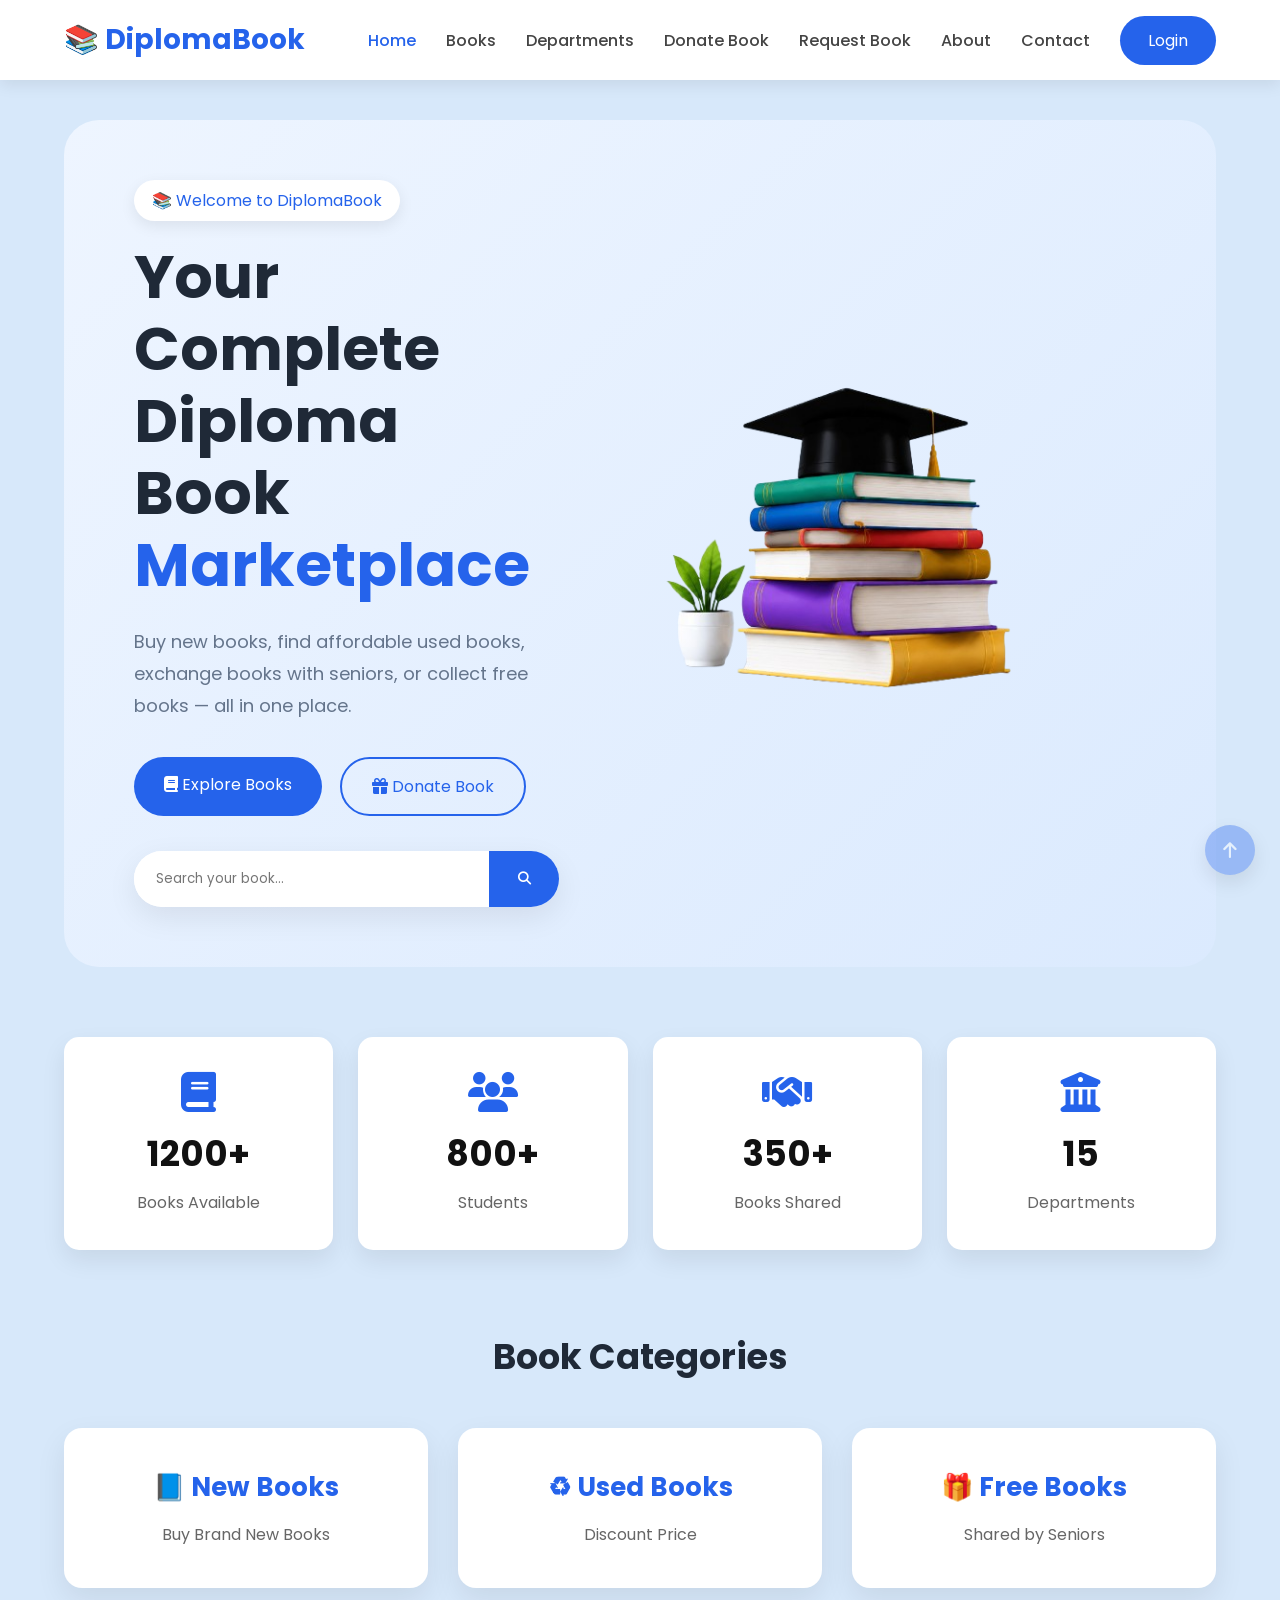
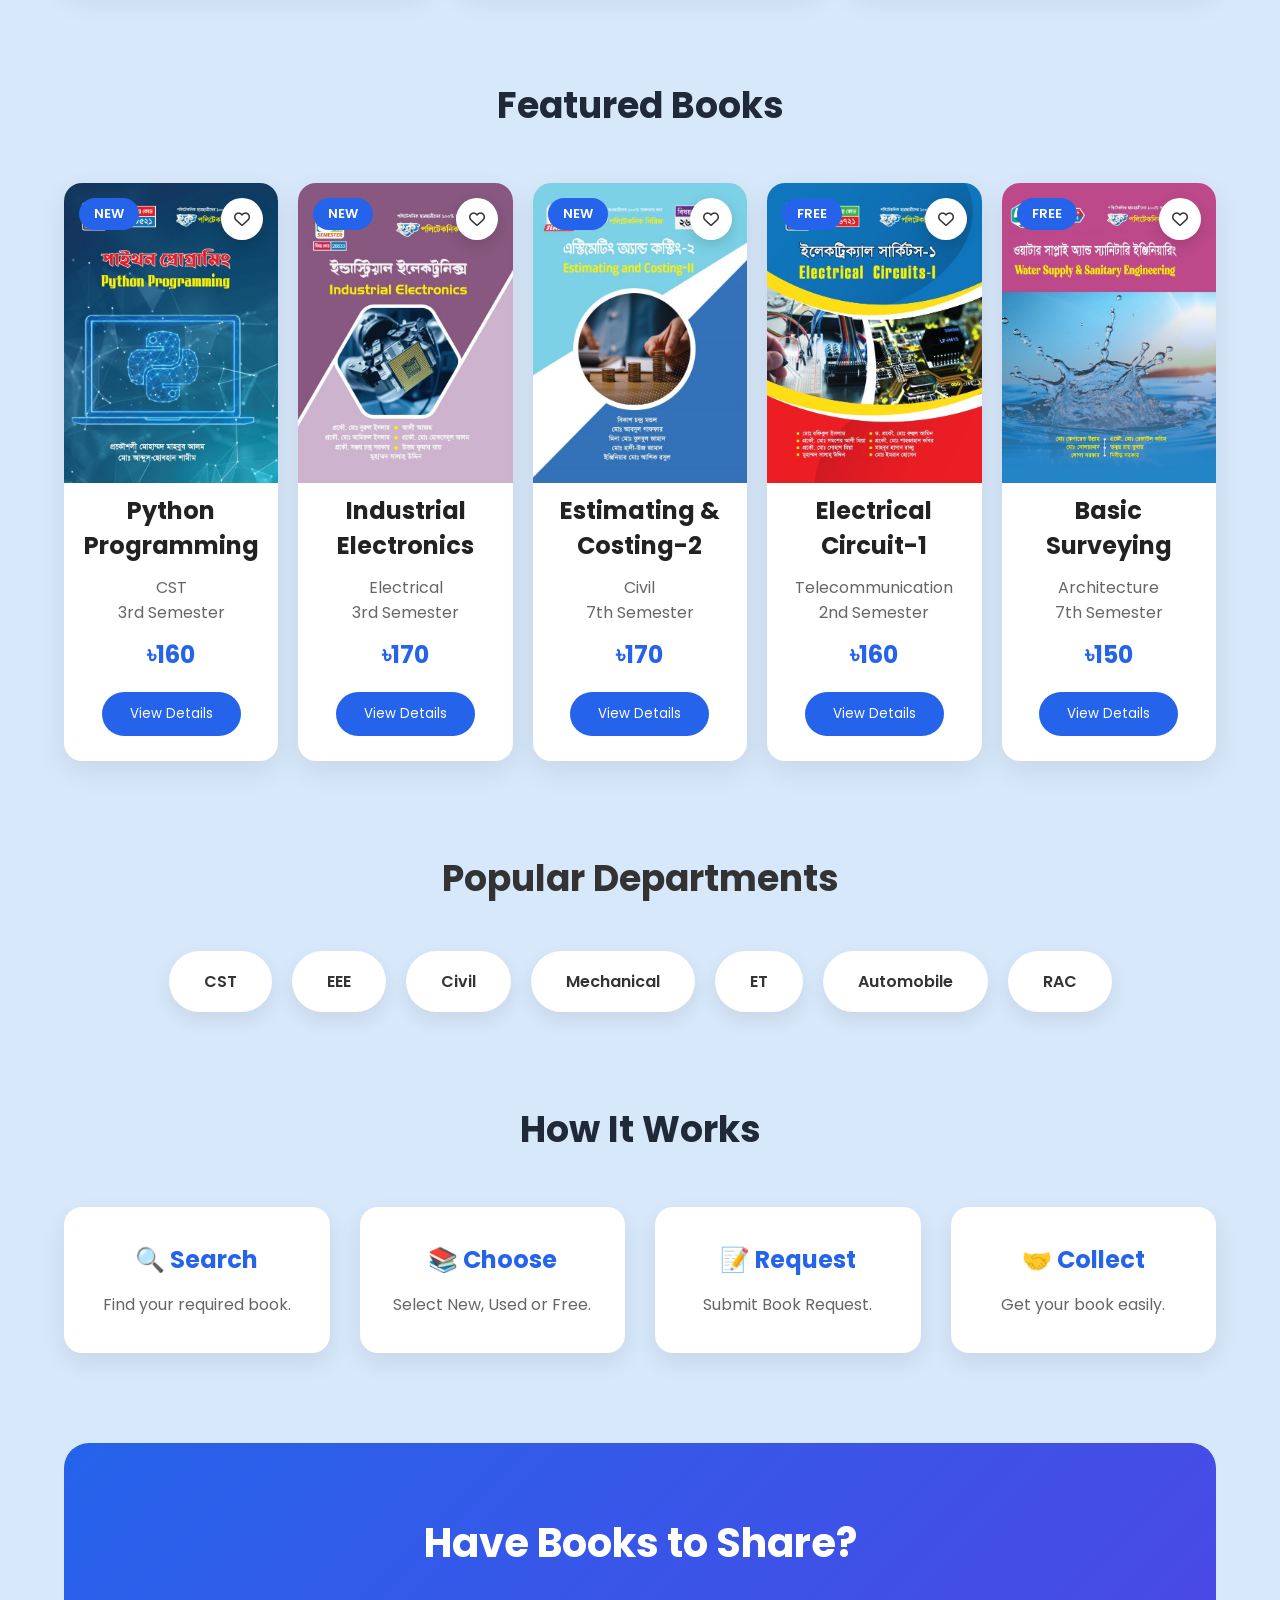
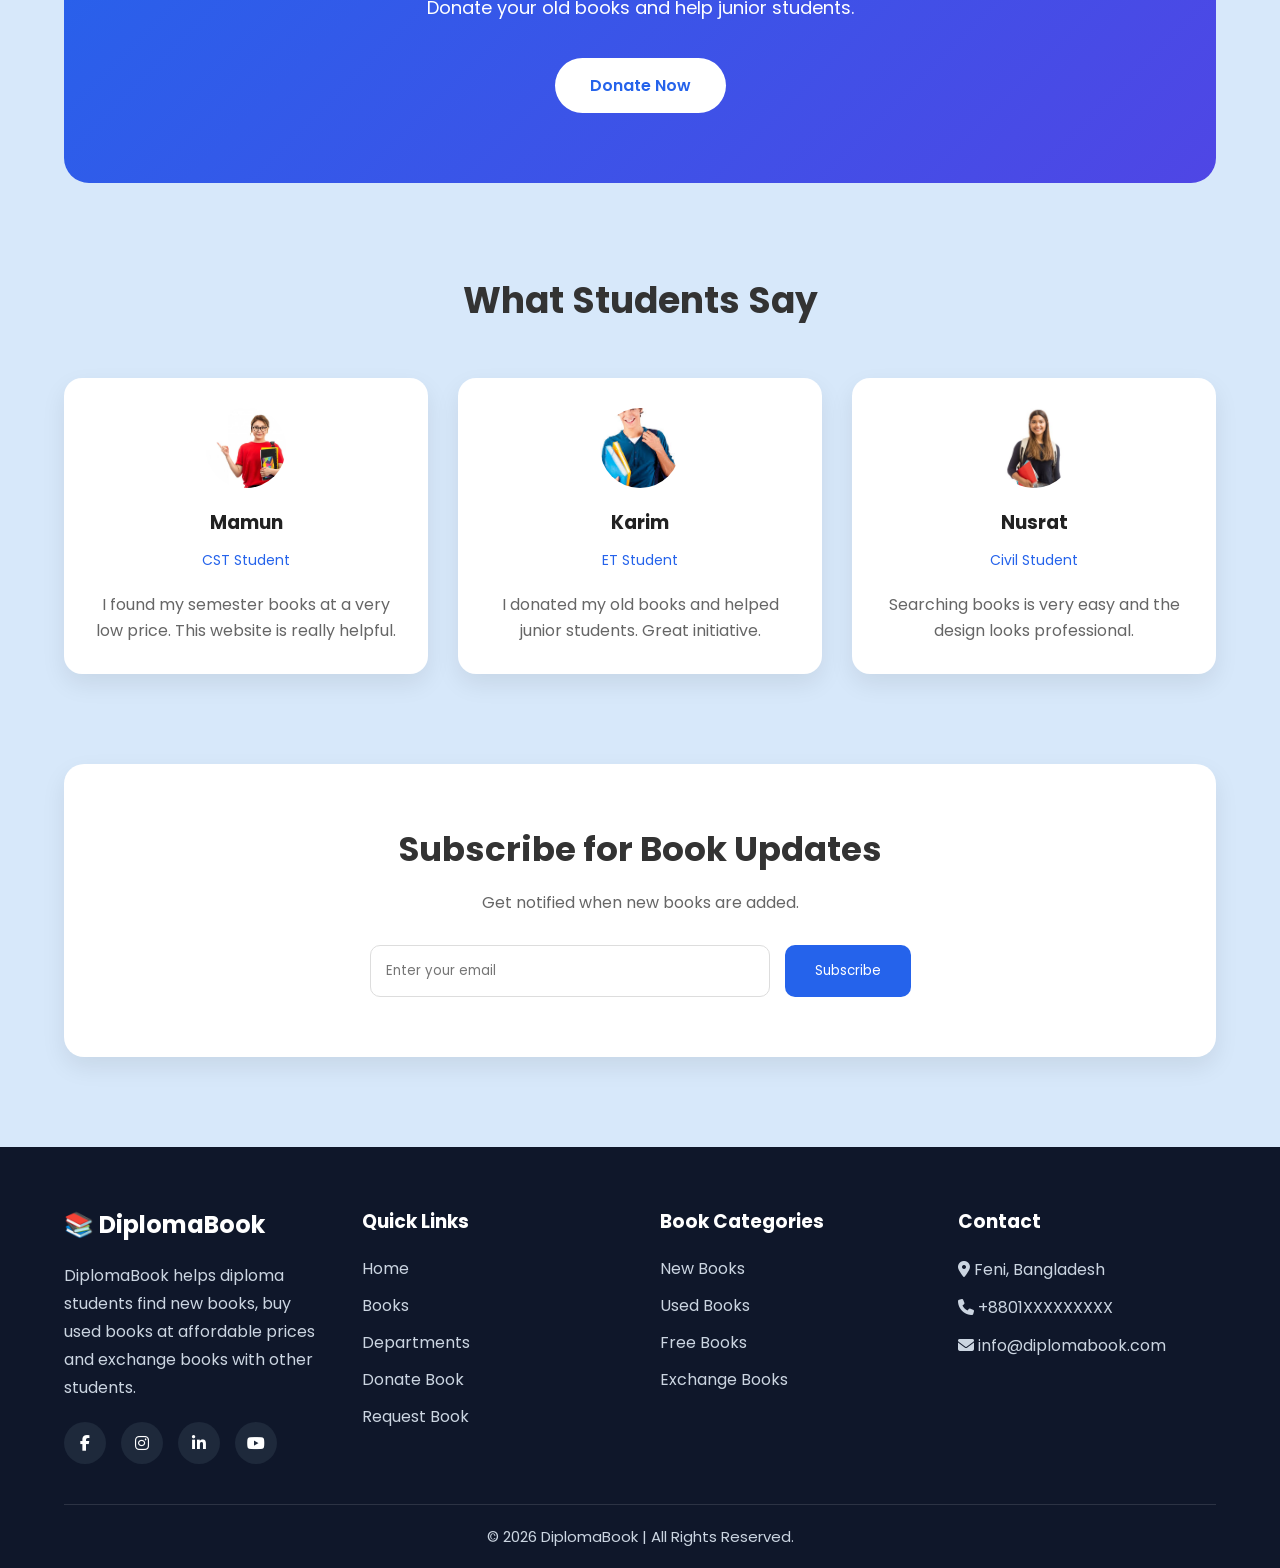
<file: index.html>
<!DOCTYPE html>
<html lang="en">
<head>
    <meta charset="UTF-8">
    <meta name="viewport" content="width=device-width, initial-scale=1.0">
    <title>DiplomaBook | Exchange • Share • Learn</title>

    <link rel="stylesheet" href="style.css">
    <link rel="stylesheet" href="responsive.css">
    <!-- Font Awesome -->
    <link rel="stylesheet"
    href="https://cdnjs.cloudflare.com/ajax/libs/font-awesome/6.6.0/css/all.min.css">

    <link rel="stylesheet" href="nav.css">
</head>
<body>

<!-- ================= NAVBAR ================= -->

<header>

    <nav class="navbar">

        <div class="logo">
            <a href="index.html">📚 DiplomaBook</a>
        </div>

        <button class="nav-toggle" type="button" aria-label="Open menu" aria-expanded="false" aria-controls="primary-nav">
    <span class="nav-toggle-bar"></span>
    <span class="nav-toggle-bar"></span>
    <span class="nav-toggle-bar"></span>
</button>
<div class="nav-links" id="primary-nav">
<ul class="menu">

            <li><a class="active"href="index.html">Home</a></li>

            <li><a href="books.html">Books</a></li>

            <li><a href="departments.html">Departments</a></li>

            <li><a href="donate.html">Donate Book</a></li>

            <li><a href="request.html">Request Book</a></li>

            <li><a href="about.html">About</a></li>

            <li><a href="contact.html">Contact</a></li>

        </ul>

        <a href="login.html" class="login-btn">Login</a>
</div>

    </nav>

</header>

<section class="hero">

    <div class="hero-content">

        <span class="hero-tag">
            📚 Welcome to DiplomaBook
        </span>

        <h1>
            Your Complete <br>
            Diploma Book <span>Marketplace</span>
        </h1>

        <p>
            Buy new books, find affordable used books, exchange books with
            seniors, or collect free books — all in one place.
        </p>

        <div class="hero-btn">

            <a href="books.html" class="btn-primary">
                <i class="fa-solid fa-book"></i>
                Explore Books
            </a>

            <a href="donate.html" class="btn-outline">
                <i class="fa-solid fa-gift"></i>
                Donate Book
            </a>

        </div>

        <div class="hero-search">

            <input type="text" placeholder="Search your book...">

            <button>

                <i class="fa-solid fa-magnifying-glass"></i>

            </button>

        </div>

    </div>

    <div class="hero-image">

        <img src="images/hero-banner.png" alt="Hero Banner">

    </div>

</section>



<!-- ================= STATISTICS ================= -->



<section class="statistics">

    <div class="stat-card">
        <i class="fa-solid fa-book"></i>
        <h2>1200+</h2>
        <p>Books Available</p>
    </div>

    <div class="stat-card">
        <i class="fa-solid fa-users"></i>
        <h2>800+</h2>
        <p>Students</p>
    </div>

    <div class="stat-card">
        <i class="fa-solid fa-handshake"></i>
        <h2>350+</h2>
        <p>Books Shared</p>
    </div>

    <div class="stat-card">
        <i class="fa-solid fa-building-columns"></i>
        <h2>15</h2>
        <p>Departments</p>
    </div>

</section>

<!-- ================= BOOK CATEGORIES ================= -->

<section class="categories">

<h2>Book Categories</h2>

<div class="category-container">

<div class="card">
<h3>📘 New Books</h3>
<p>Buy Brand New Books</p>
</div>

<div class="card">
<h3>♻ Used Books</h3>
<p>Discount Price</p>
</div>

<div class="card">
<h3>🎁 Free Books</h3>
<p>Shared by Seniors</p>
</div>

</div>

</section>



<!-- ================= FEATURED BOOKS ================= -->

<section class="featured">

<h2>Featured Books</h2>

<div class="book-container">
   
<div class="book-card">

<span class="book-badge">NEW</span>

<div class="wishlist">
    <i class="fa-regular fa-heart"></i>
</div>

<img src="images/cst/cst4.jpg" alt="Book">

<h3>Python Programming</h3>

<p>CST <br> 3rd Semester</p>

<h4>৳160</h4>

<button>View Details</button>

</div>

<div class="book-card">

<span class="book-badge">NEW</span>

<div class="wishlist">
    <i class="fa-regular fa-heart"></i>
</div>

<img src="images/electric/elec2.jpeg" alt="Book">

<h3>Industrial Electronics</h3>

<p>Electrical <br> 3rd Semester</p>

<h4>৳170</h4>

<button>View Details</button>

</div>

<div class="book-card">

<span class="book-badge">NEW</span>

<div class="wishlist">
    <i class="fa-regular fa-heart"></i>
</div>

<img src="images/civil/civ4.jpg" alt="Book">

<h3>Estimating & Costing-2</h3>

<p>Civil <br> 7th Semester</p>

<h4>৳170</h4>

<button>View Details</button>

</div>



<div class="book-card">

<span class="book-badge">FREE</span>

<div class="wishlist">
    <i class="fa-regular fa-heart"></i>
</div>

<img src="images/tele/tct1.jpg" alt="Book">

<h3>Electrical Circuit-1</h3>

<p>Telecommunication <br> 2nd Semester</p>

<h4>৳160</h4>

<button>View Details</button>

</div>

<div class="book-card">

<span class="book-badge">FREE</span>

<div class="wishlist">
    <i class="fa-regular fa-heart"></i>
</div>

<img src="images/architecture/arc3.jpg" alt="Book">

<h3>Basic<br> Surveying</h3>

<p>Architecture <br> 7th Semester</p>

<h4>৳150</h4>

<button>View Details</button>

</div>


</div>

</section>



<!-- ================= DEPARTMENTS ================= -->

<section class="department">

<h2>Popular Departments</h2>

<div class="dept-container">

<div class="dept">CST</div>
<div class="dept">EEE</div>
<div class="dept">Civil</div>
<div class="dept">Mechanical</div>
<div class="dept">ET</div>
<div class="dept">Automobile</div>
<div class="dept">RAC</div>

</div>

</section>



<!-- ================= HOW IT WORKS ================= -->

<section class="works">

<h2>How It Works</h2>

<div class="steps">

<div>
<h3>🔍 Search</h3>
<p>Find your required book.</p>
</div>

<div>
<h3>📚 Choose</h3>
<p>Select New, Used or Free.</p>
</div>

<div>
<h3>📝 Request</h3>
<p>Submit Book Request.</p>
</div>

<div>
<h3>🤝 Collect</h3>
<p>Get your book easily.</p>
</div>

</div>

</section>



<!-- ================= DONATE ================= -->

<section class="donate">

<h2>Have Books to Share?</h2>

<p>
Donate your old books and help junior students.
</p>

<a href="donate.html">Donate Now</a>

</section>

<section class="reviews">

    <h2>What Students Say</h2>

    <div class="review-container">

        <div class="review-card">
            <img src="images/student1.jpg" alt="">
            <h3>Mamun</h3>
            <span>CST Student</span>
            <p>
                I found my semester books at a very low price.
                This website is really helpful.
            </p>
        </div>

        <div class="review-card">
            <img src="images/student2.jpg" alt="">
            <h3>Karim</h3>
            <span>ET Student</span>
            <p>
                I donated my old books and helped junior students.
                Great initiative.
            </p>
        </div>

        <div class="review-card">
            <img src="images/student3.jpg" alt="">
            <h3>Nusrat</h3>
            <span>Civil Student</span>
            <p>
                Searching books is very easy and the design looks
                professional.
            </p>
        </div>

    </div>

</section>

<section class="newsletter">

    <h2>Subscribe for Book Updates</h2>

    <p>Get notified when new books are added.</p>

    <form>

        <input type="email" placeholder="Enter your email">

        <button>Subscribe</button>

    </form>

</section>

<!-- ================= FOOTER ================= -->

<footer>

    <div class="footer-container">

        <div class="footer-box">

            <h2>📚 DiplomaBook</h2>

            <p>
                DiplomaBook helps diploma students find new books,
                buy used books at affordable prices and exchange
                books with other students.
            </p>

            <div class="social">

                <a href="#"><i class="fab fa-facebook-f"></i></a>

                <a href="#"><i class="fab fa-instagram"></i></a>

                <a href="#"><i class="fab fa-linkedin-in"></i></a>

                <a href="#"><i class="fab fa-youtube"></i></a>

            </div>

        </div>



        <div class="footer-box">

            <h3>Quick Links</h3>

            <ul>

                <li><a href="index.html">Home</a></li>

                <li><a href="books.html">Books</a></li>

                <li><a href="departments.html">Departments</a></li>

                <li><a href="donate.html">Donate Book</a></li>

                <li><a href="request.html">Request Book</a></li>

            </ul>

        </div>



        <div class="footer-box">

            <h3>Book Categories</h3>

            <ul>

                <li><a href="#">New Books</a></li>

                <li><a href="#">Used Books</a></li>

                <li><a href="#">Free Books</a></li>

                <li><a href="#">Exchange Books</a></li>

            </ul>

        </div>



        <div class="footer-box">

            <h3>Contact</h3>

            <p><i class="fa-solid fa-location-dot"></i> Feni, Bangladesh</p>

            <p><i class="fa-solid fa-phone"></i> +8801XXXXXXXXX</p>

            <p><i class="fa-solid fa-envelope"></i> info@diplomabook.com</p>

        </div>

    </div>



    <div class="copyright">

        <p>
            © 2026 DiplomaBook | All Rights Reserved.
        </p>

    </div>

</footer>

<!--========== Scroll Top ==========-->

<button id="topBtn">
    <i class="fa-solid fa-arrow-up"></i>
</button>

<script src="https://code.jquery.com/jquery-3.7.1.min.js"></script>

<script src="script.js"></script>

</body>
</html>
</file>
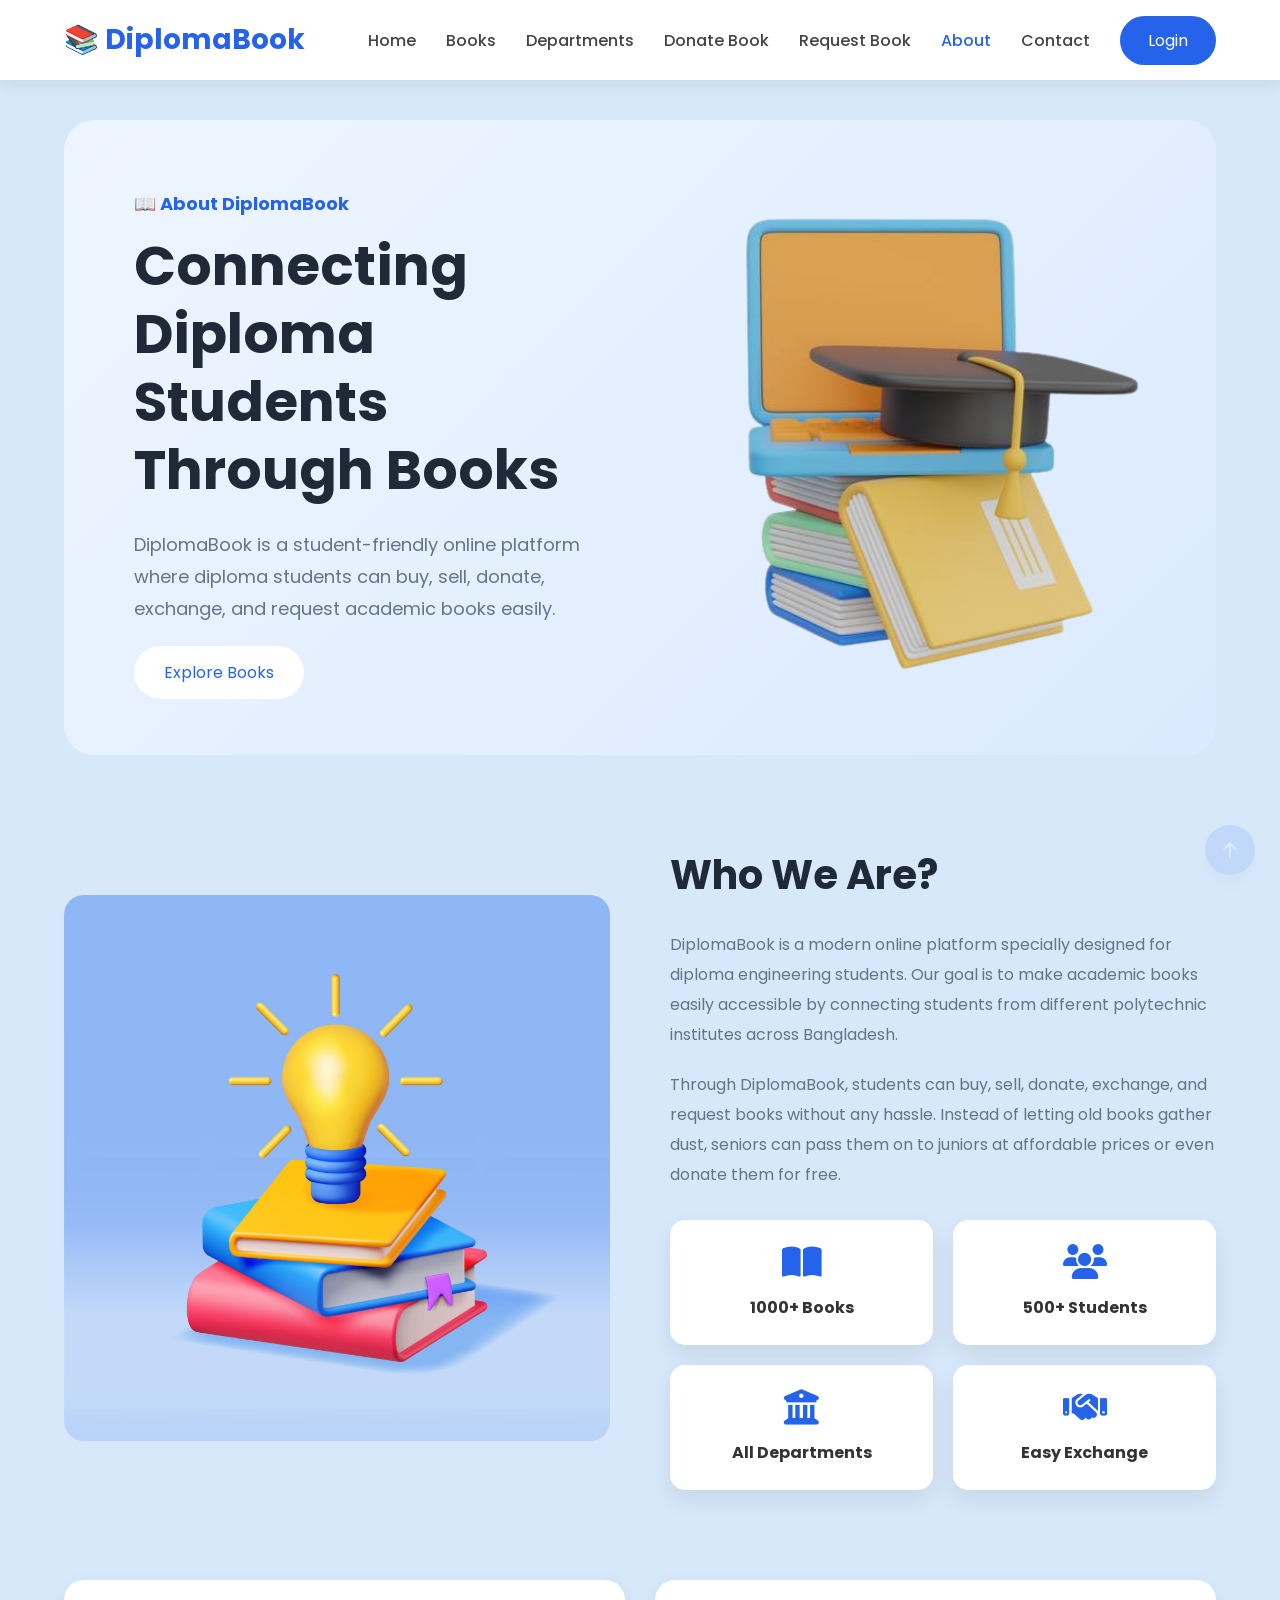
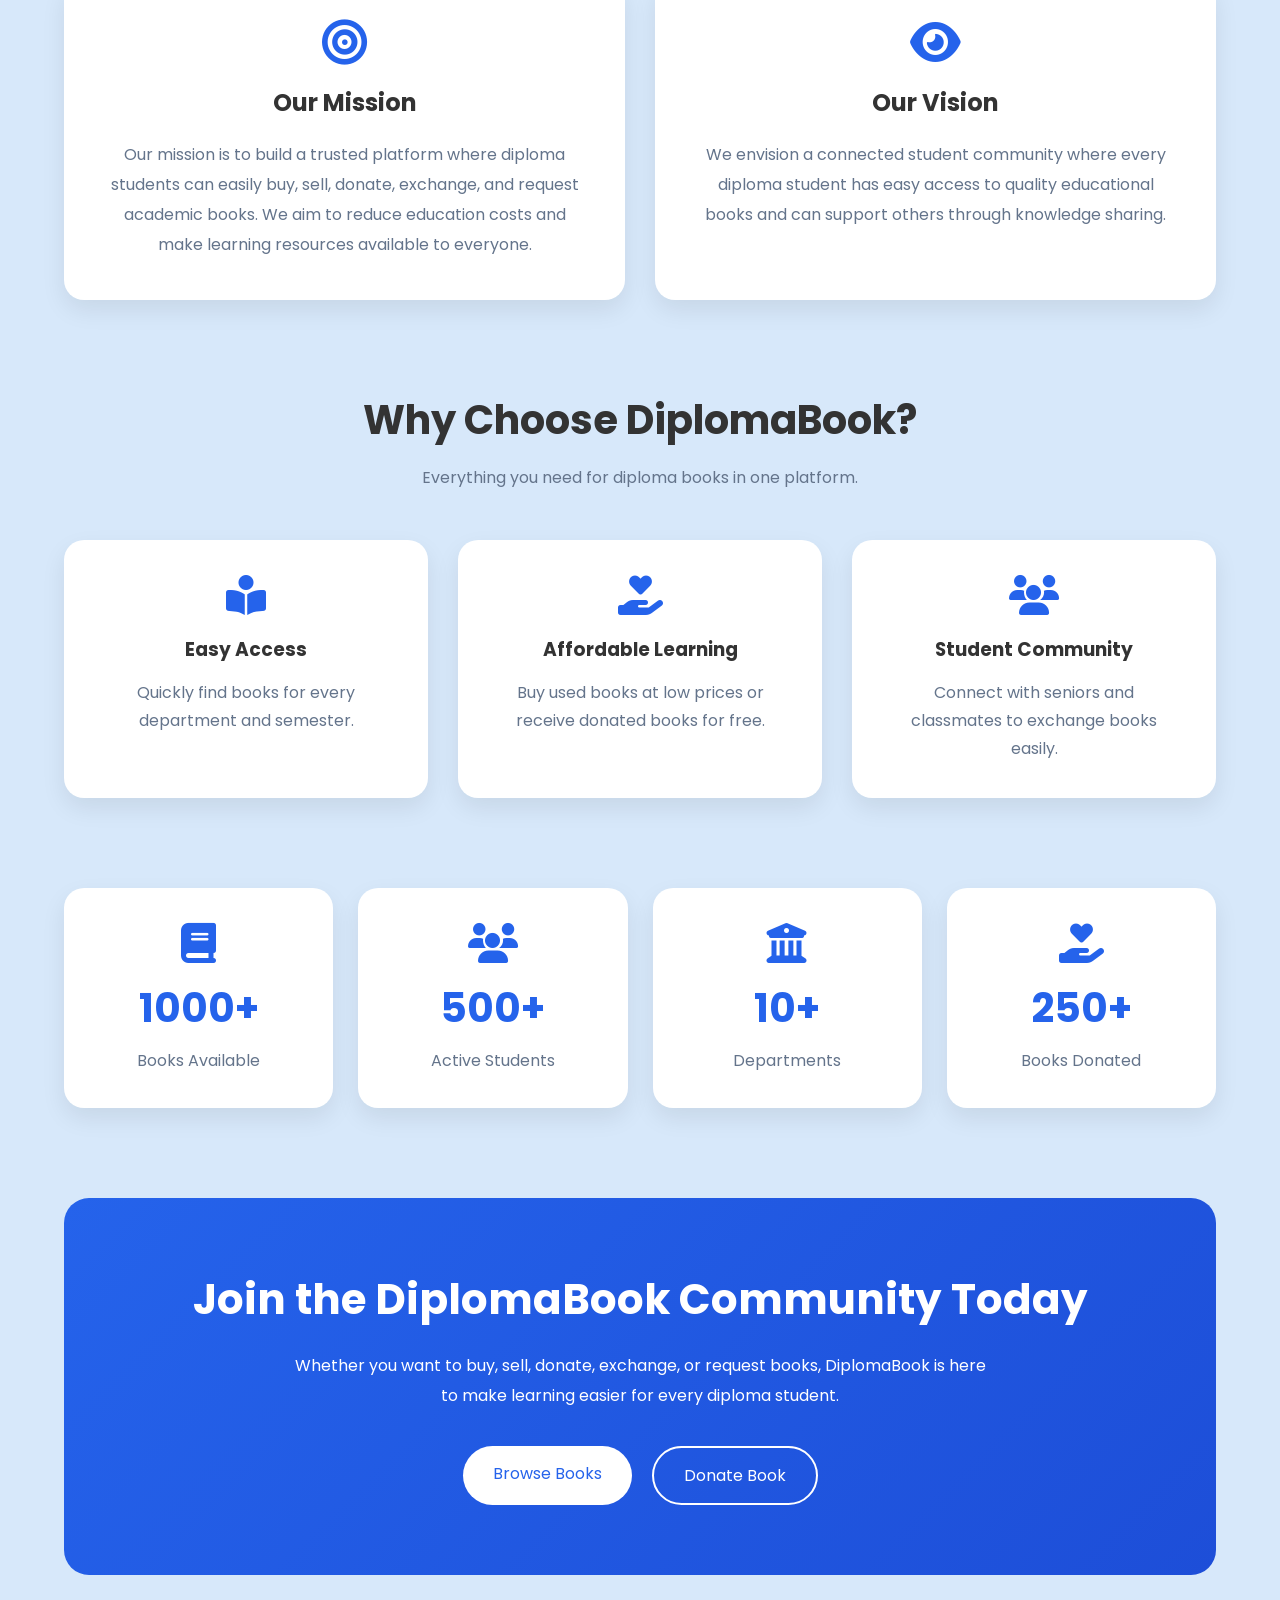
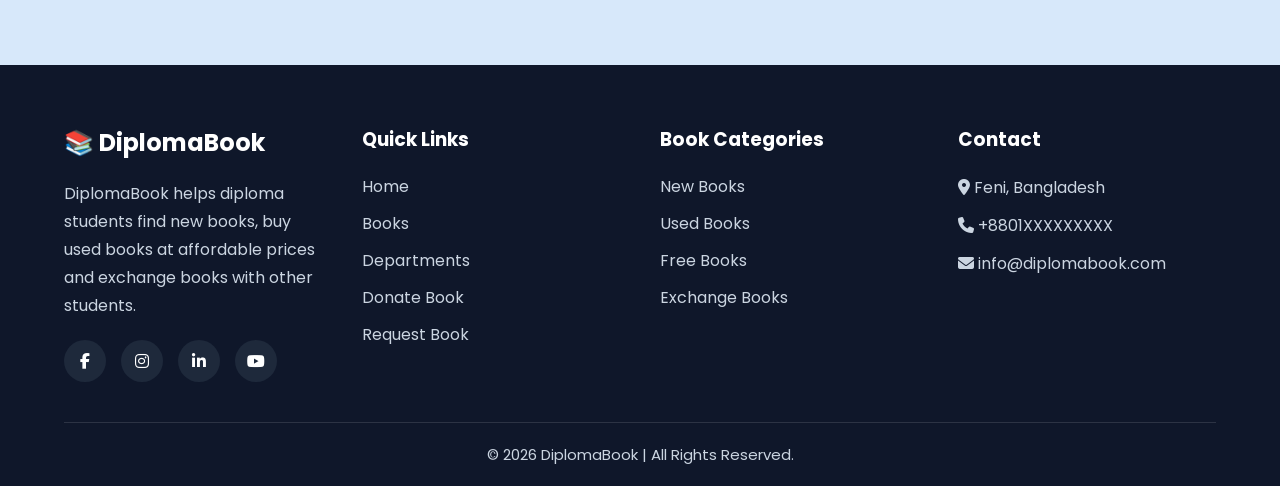
<file: about.html>
<!DOCTYPE html>
<html lang="en">
<head>
    <meta charset="UTF-8">
    <meta name="viewport" content="width=device-width, initial-scale=1.0">
    <title>DiplomaBook | Exchange • Share • Learn</title>

    <link rel="stylesheet" href="about.css">
    <link rel="stylesheet" href="responsive.css">
    <!-- Font Awesome -->
    <link rel="stylesheet"
    href="https://cdnjs.cloudflare.com/ajax/libs/font-awesome/6.6.0/css/all.min.css">

    <link rel="stylesheet" href="nav.css">
</head>
<body>  

<!-- ================= NAVBAR ================= -->

<header>

    <nav class="navbar">

        <div class="logo">
            <a href="index.html">📚 DiplomaBook</a>
        </div>

        <button class="nav-toggle" type="button" aria-label="Open menu" aria-expanded="false" aria-controls="primary-nav">
    <span class="nav-toggle-bar"></span>
    <span class="nav-toggle-bar"></span>
    <span class="nav-toggle-bar"></span>
</button>
<div class="nav-links" id="primary-nav">
<ul class="menu">

            <li><a href="index.html">Home</a></li>

            <li><a href="books.html">Books</a></li>

            <li><a href="departments.html">Departments</a></li>

            <li><a href="donate.html">Donate Book</a></li>

            <li><a href="request.html">Request Book</a></li>

            <li><a class="active" href="about.html">About</a></li>

            <li><a href="contact.html">Contact</a></li>

        </ul>

        <a href="login.html" class="login-btn">Login</a>
</div>

    </nav>

</header>

<!--================ HERO SECTION ================-->

<!--================ HERO ================-->

<section class="about-hero">

<div class="hero-text">

<h5>📖 About DiplomaBook</h5>

<h1>

Connecting Diploma Students Through Books

</h1>

<p>

DiplomaBook is a student-friendly online platform where diploma students can buy,
sell, donate, exchange, and request academic books easily.

</p>

<a href="books.html" class="btn-primary">

Explore Books

</a>

</div>

<div class="hero-image">

<img src="images/about-banner.png" alt="About">

</div>

</section>

<!--================ ABOUT CONTENT ================-->

<section class="about-section">

    <div class="about-image">

        <img src="images/about-students.png" alt="Students">

    </div>

    <div class="about-content">

        <h2>Who We Are?</h2>

        <p>

            DiplomaBook is a modern online platform specially designed for
            diploma engineering students. Our goal is to make academic books
            easily accessible by connecting students from different
            polytechnic institutes across Bangladesh.

        </p>

        <p>

            Through DiplomaBook, students can buy, sell, donate, exchange,
            and request books without any hassle. Instead of letting old
            books gather dust, seniors can pass them on to juniors at
            affordable prices or even donate them for free.

        </p>

        <div class="about-feature">

            <div class="feature-box">

                <i class="fa-solid fa-book-open"></i>

                <h4>1000+ Books</h4>

            </div>

            <div class="feature-box">

                <i class="fa-solid fa-users"></i>

                <h4>500+ Students</h4>

            </div>

            <div class="feature-box">

                <i class="fa-solid fa-building-columns"></i>

                <h4>All Departments</h4>

            </div>

            <div class="feature-box">

                <i class="fa-solid fa-handshake"></i>

                <h4>Easy Exchange</h4>

            </div>

        </div>

    </div>

</section>
<!--================ MISSION & VISION ================-->

<section class="mission">

    <div class="mission-card">

        <i class="fa-solid fa-bullseye"></i>

        <h2>Our Mission</h2>

        <p>

            Our mission is to build a trusted platform where diploma students
            can easily buy, sell, donate, exchange, and request academic books.
            We aim to reduce education costs and make learning resources
            available to everyone.

        </p>

    </div>

    <div class="mission-card">

        <i class="fa-solid fa-eye"></i>

        <h2>Our Vision</h2>

        <p>

            We envision a connected student community where every diploma
            student has easy access to quality educational books and can
            support others through knowledge sharing.

        </p>

    </div>

</section>

<!--================ WHY CHOOSE US ================-->

<section class="why-choose">

    <div class="section-title">

        <h2>Why Choose DiplomaBook?</h2>

        <p>

            Everything you need for diploma books in one platform.

        </p>

    </div>

    <div class="choose-container">

        <div class="choose-card">

            <i class="fa-solid fa-book-open-reader"></i>

            <h3>Easy Access</h3>

            <p>

                Quickly find books for every department and semester.

            </p>

        </div>

        <div class="choose-card">

            <i class="fa-solid fa-hand-holding-heart"></i>

            <h3>Affordable Learning</h3>

            <p>

                Buy used books at low prices or receive donated books for free.

            </p>

        </div>

        <div class="choose-card">

            <i class="fa-solid fa-users"></i>

            <h3>Student Community</h3>

            <p>

                Connect with seniors and classmates to exchange books easily.

            </p>

        </div>

    </div>

</section>


<!--================ STATISTICS ================-->

<section class="statistics">

    <div class="stat-card">

        <i class="fa-solid fa-book"></i>

        <h2>1000+</h2>

        <p>Books Available</p>

    </div>

    <div class="stat-card">

        <i class="fa-solid fa-users"></i>

        <h2>500+</h2>

        <p>Active Students</p>

    </div>

    <div class="stat-card">

        <i class="fa-solid fa-building-columns"></i>

        <h2>10+</h2>

        <p>Departments</p>

    </div>

    <div class="stat-card">

        <i class="fa-solid fa-hand-holding-heart"></i>

        <h2>250+</h2>

        <p>Books Donated</p>

    </div>

</section>


<!--================ CALL TO ACTION ================-->

<section class="about-cta">

    <h2>Join the DiplomaBook Community Today</h2>

    <p>

        Whether you want to buy, sell, donate, exchange, or request books,
        DiplomaBook is here to make learning easier for every diploma student.

    </p>

    <div class="cta-btn">

        <a href="books.html" class="btn-primary">
            Browse Books
        </a>

        <a href="donate.html" class="btn-outline">
            Donate Book
        </a>

    </div>

</section>

<!--================ FOOTER ================-->

<footer>

    <div class="footer-container">

        <div class="footer-box">

            <h2>📚 DiplomaBook</h2>

            <p>
                DiplomaBook helps diploma students find new books,
                buy used books at affordable prices and exchange
                books with other students.
            </p>

            <div class="social">

                <a href="#"><i class="fab fa-facebook-f"></i></a>

                <a href="#"><i class="fab fa-instagram"></i></a>

                <a href="#"><i class="fab fa-linkedin-in"></i></a>

                <a href="#"><i class="fab fa-youtube"></i></a>

            </div>

        </div>



        <div class="footer-box">

            <h3>Quick Links</h3>

            <ul>

                <li><a href="index.html">Home</a></li>

                <li><a href="books.html">Books</a></li>

                <li><a href="departments.html">Departments</a></li>

                <li><a href="donate.html">Donate Book</a></li>

                <li><a href="request.html">Request Book</a></li>

            </ul>

        </div>



        <div class="footer-box">

            <h3>Book Categories</h3>

            <ul>

                <li><a href="#">New Books</a></li>

                <li><a href="#">Used Books</a></li>

                <li><a href="#">Free Books</a></li>

                <li><a href="#">Exchange Books</a></li>

            </ul>

        </div>



        <div class="footer-box">

            <h3>Contact</h3>

            <p><i class="fa-solid fa-location-dot"></i> Feni, Bangladesh</p>

            <p><i class="fa-solid fa-phone"></i> +8801XXXXXXXXX</p>

            <p><i class="fa-solid fa-envelope"></i> info@diplomabook.com</p>

        </div>

    </div>



    <div class="copyright">

        <p>
            © 2026 DiplomaBook | All Rights Reserved.
        </p>

    </div>

</footer>

<!--========== Scroll Top ==========-->

<button id="topBtn">
    <i class="fa-solid fa-arrow-up"></i>
</button>

<script src="https://code.jquery.com/jquery-3.7.1.min.js"></script>

<script src="script.js"></script>
</body>

</html>
</file>
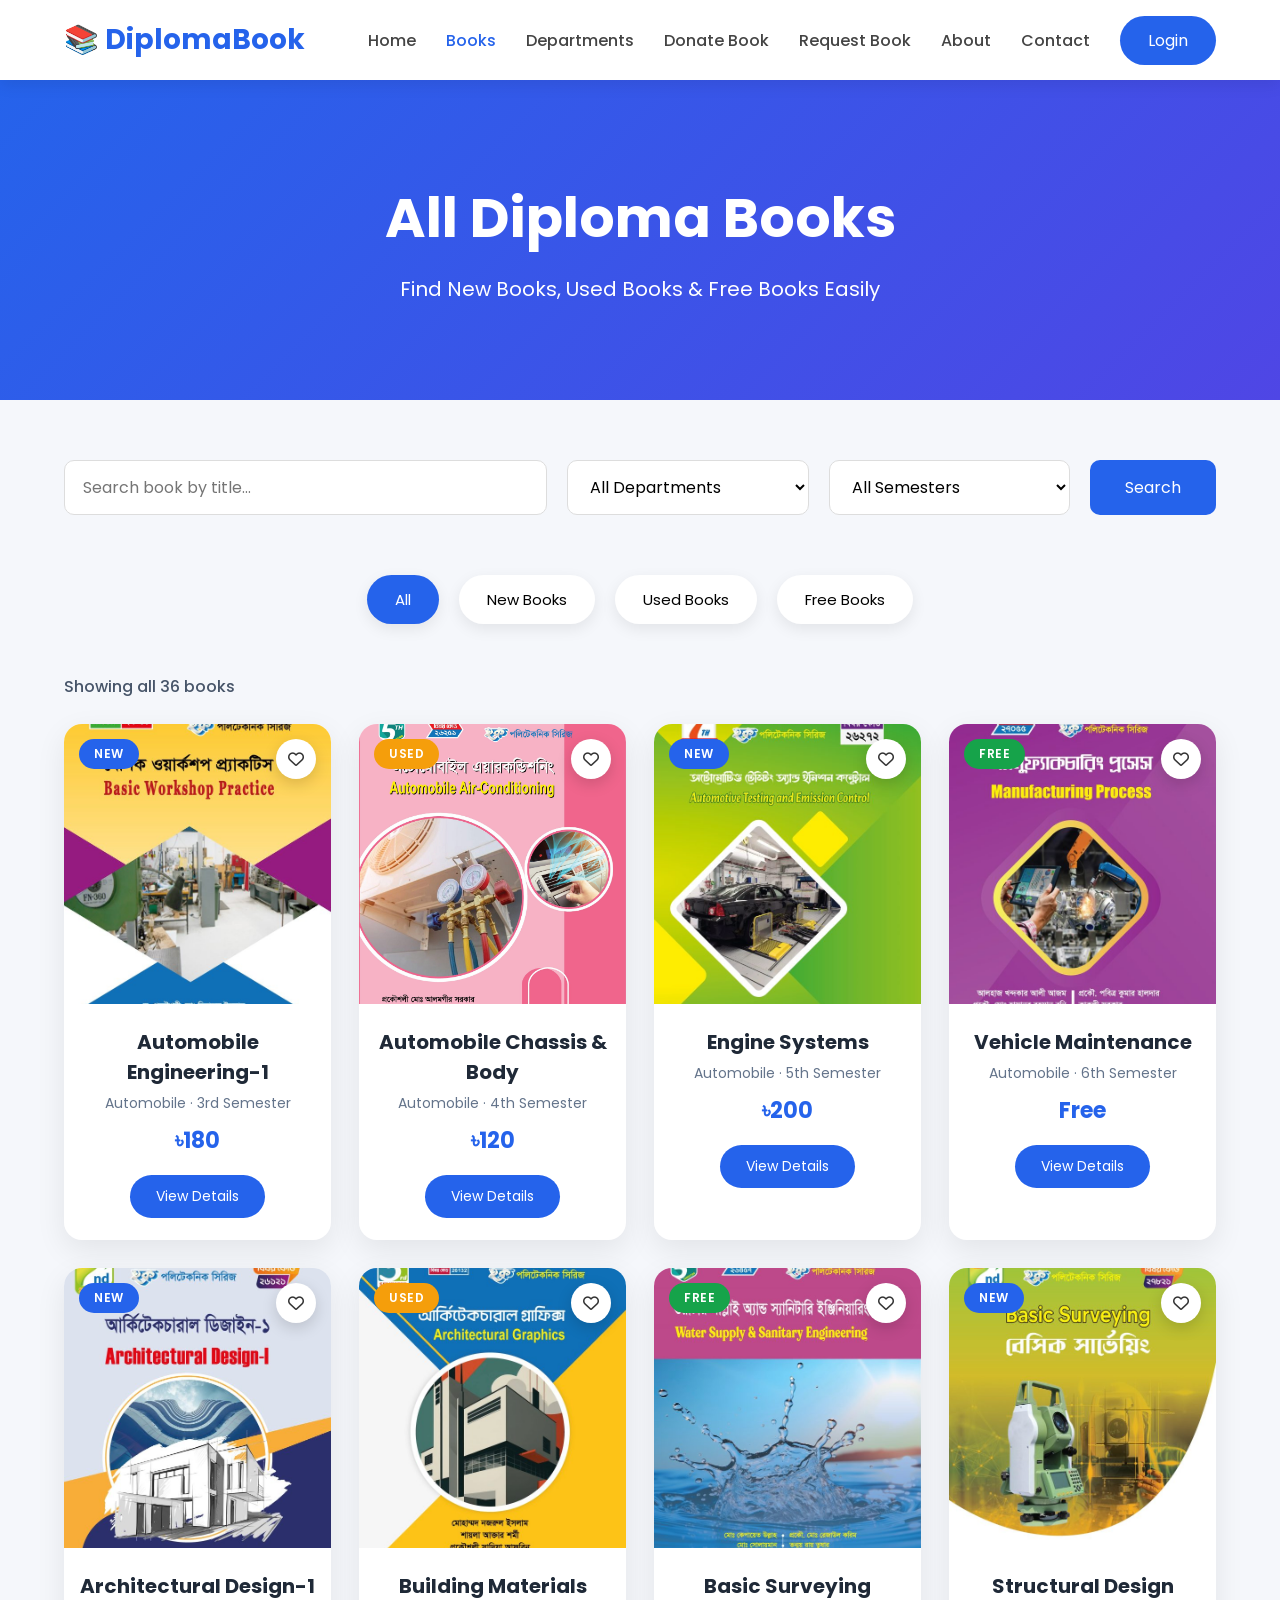
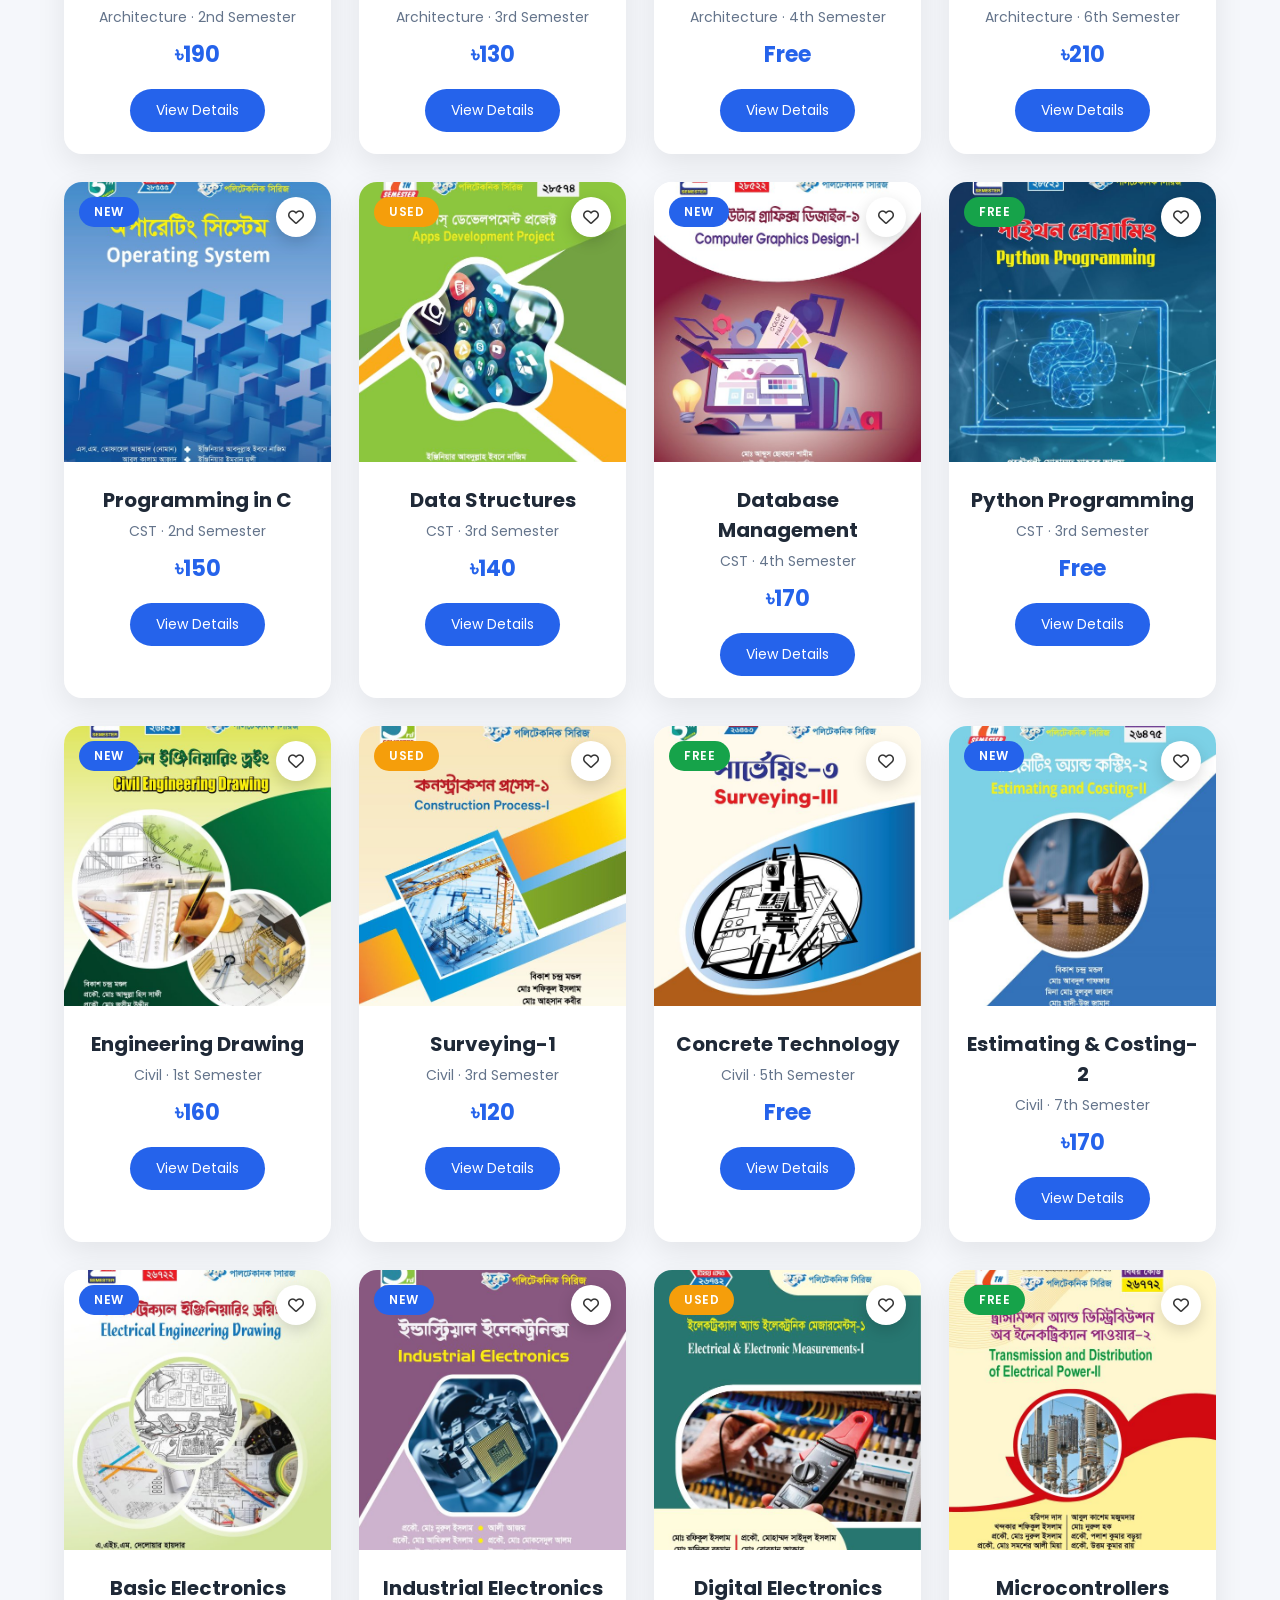
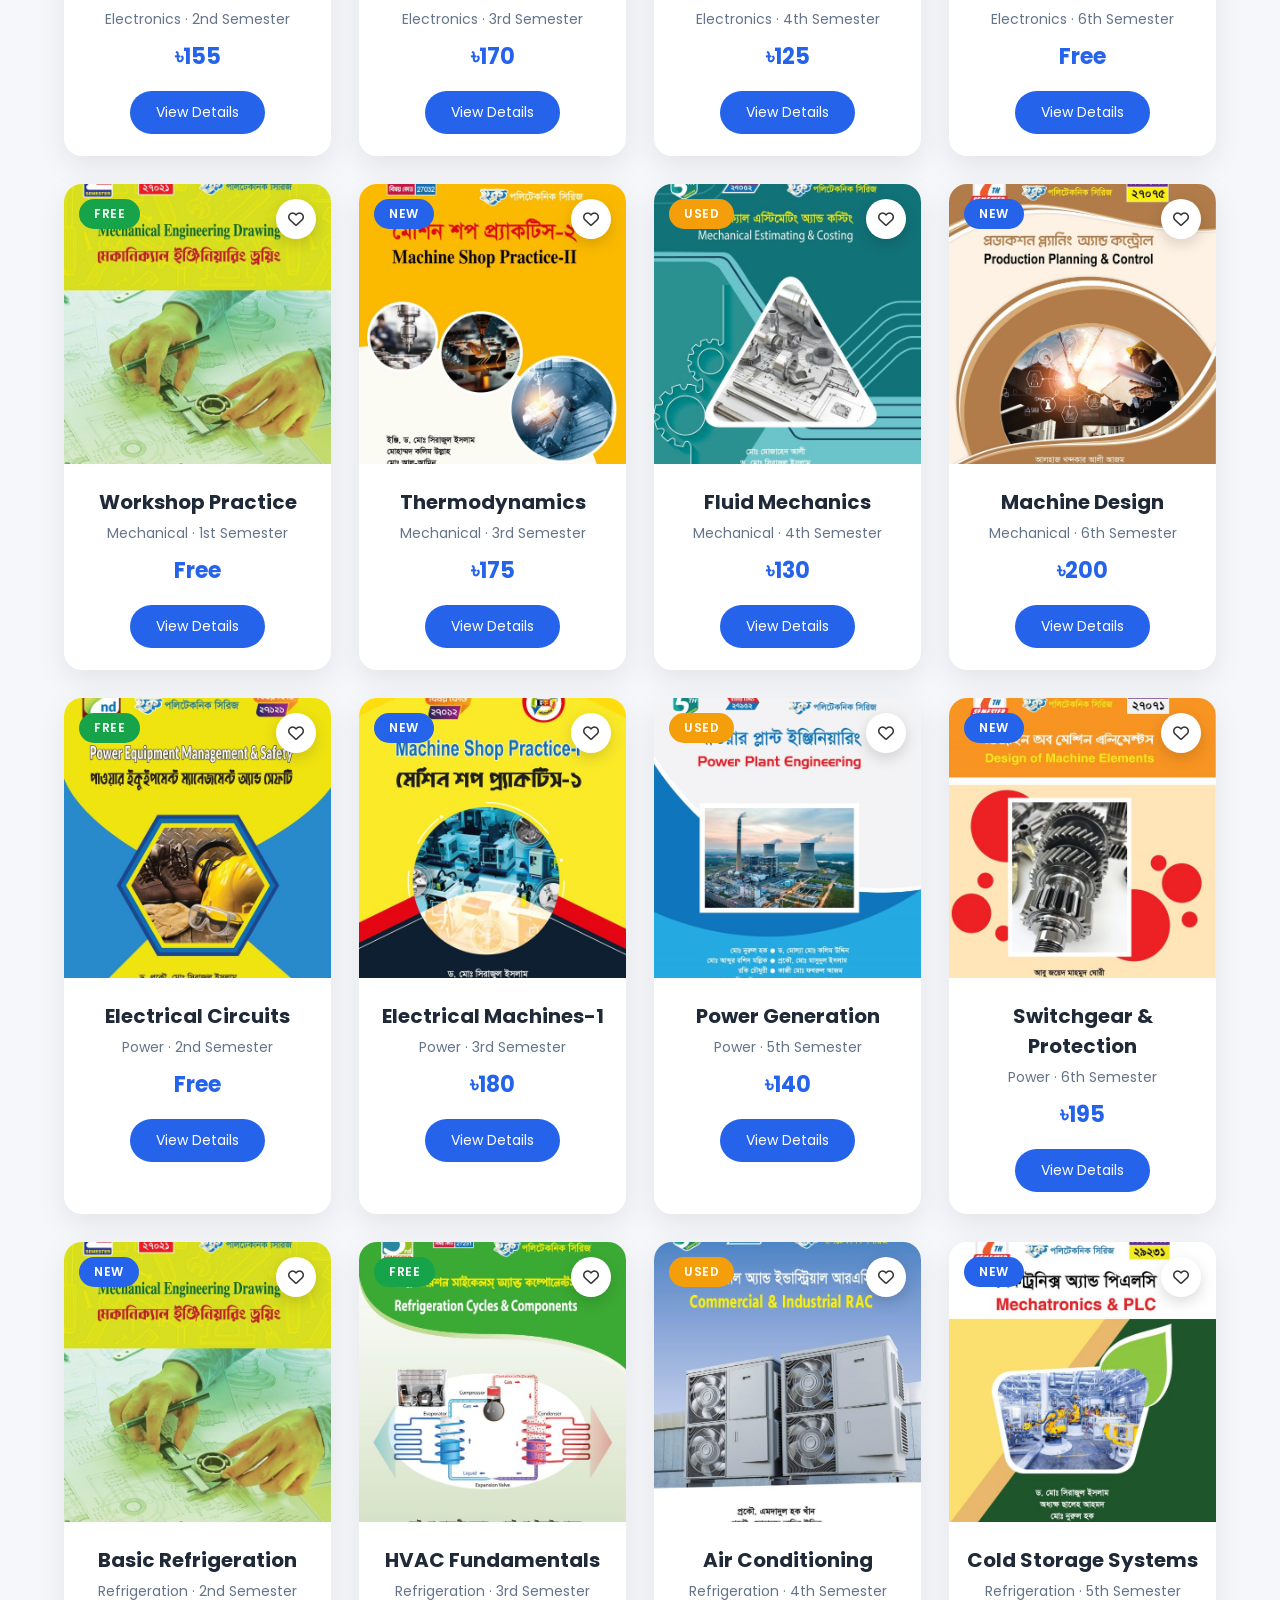
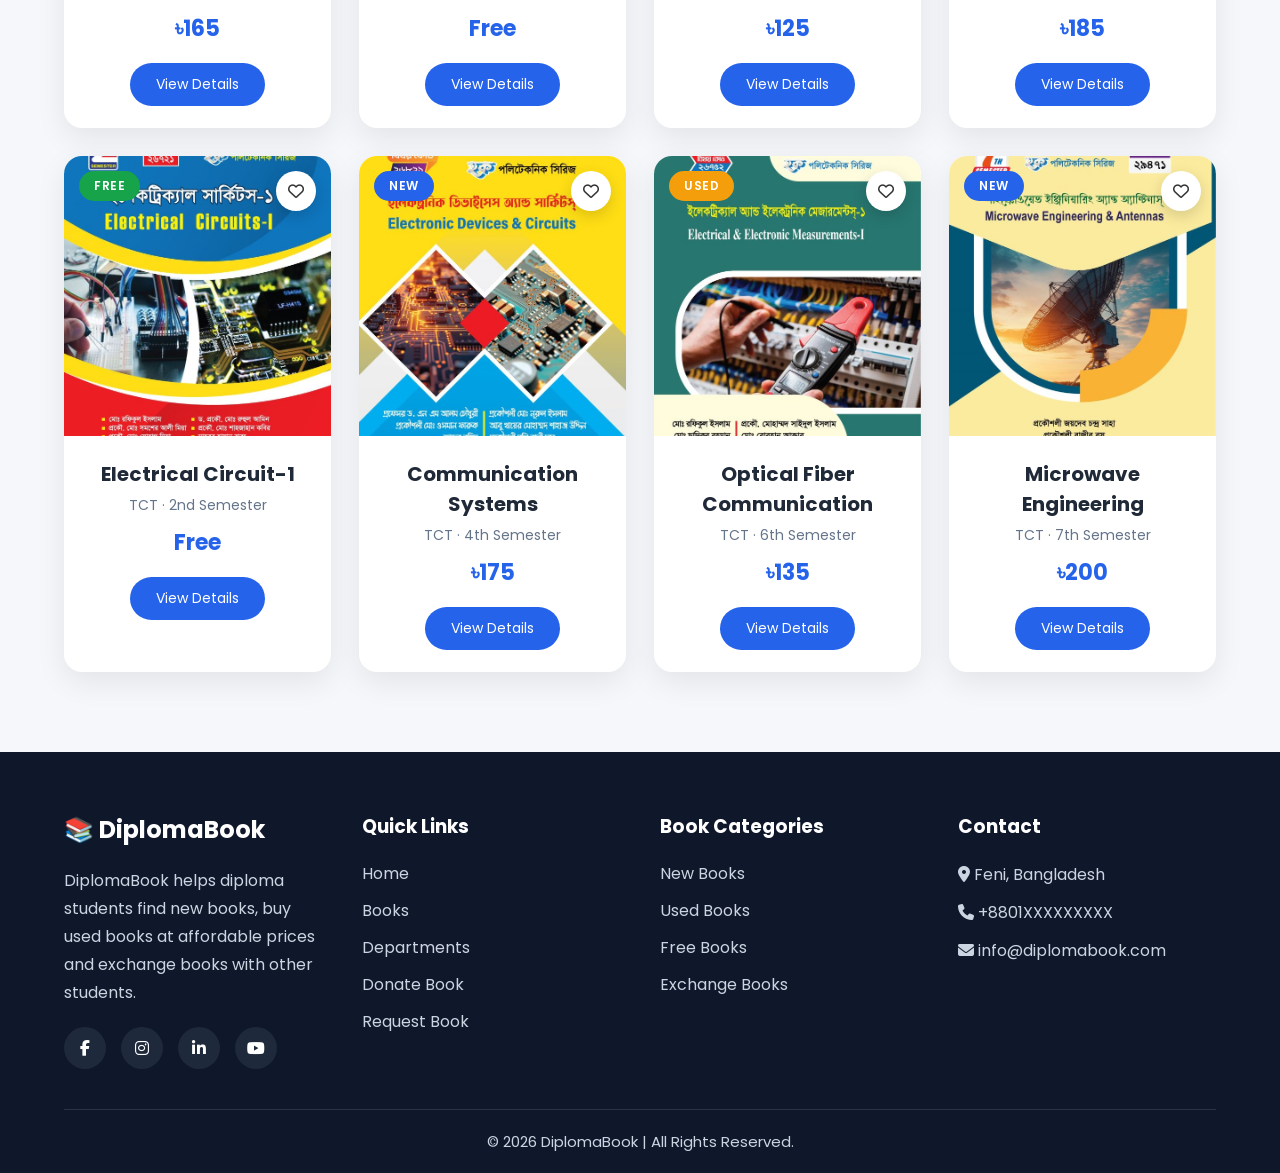
<file: books.html>
<!DOCTYPE html>
<html lang="en">

<head>
    <meta charset="UTF-8">
    <meta name="viewport" content="width=device-width, initial-scale=1.0">
    <title>Books | DiplomaBook</title>

    <link rel="stylesheet" href="books.css">

    <!-- Font Awesome -->
    <link rel="stylesheet"
        href="https://cdnjs.cloudflare.com/ajax/libs/font-awesome/6.6.0/css/all.min.css">
    <link rel="stylesheet" href="nav.css">
</head>

<body>

<!--================== NAVBAR ==================-->

<header>

    <nav class="navbar">

        <div class="logo">
            <a href="index.html">📚 DiplomaBook</a>
        </div>

        <button class="nav-toggle" type="button" aria-label="Open menu" aria-expanded="false" aria-controls="primary-nav">
    <span class="nav-toggle-bar"></span>
    <span class="nav-toggle-bar"></span>
    <span class="nav-toggle-bar"></span>
</button>
<div class="nav-links" id="primary-nav">
<ul class="menu">

            <li><a href="index.html">Home</a></li>

            <li><a class="active" href="books.html">Books</a></li>

            <li><a href="departments.html">Departments</a></li>

            <li><a href="donate.html">Donate Book</a></li>

            <li><a href="request.html">Request Book</a></li>

            <li><a href="about.html">About</a></li>

            <li><a href="contact.html">Contact</a></li>

        </ul>

        <a href="login.html" class="login-btn">Login</a>
</div>

    </nav>

</header>

<!--================== PAGE BANNER ==================-->

<section class="page-banner">

    <div class="overlay">

        <h1>All Diploma Books</h1>

        <p>
            Find New Books, Used Books & Free Books Easily
        </p>

    </div>

</section>

<!--================== SEARCH ==================-->

<section class="search-area">

    <input type="text" id="searchInput" placeholder="Search book by title...">

    <select id="deptFilter" aria-label="Filter by department">

            <option value="all">All Departments</option>
            <option value="Automobile">Automobile</option>
            <option value="Architecture">Architecture</option>
            <option value="CST">CST</option>
            <option value="Civil">Civil</option>
            <option value="Electronics">Electronics</option>
            <option value="Mechanical">Mechanical</option>
            <option value="Power">Power</option>
            <option value="Refrigeration">Refrigeration</option>
            <option value="TCT">TCT</option>

    </select>

    <select id="semFilter" aria-label="Filter by semester">

        <option value="all">All Semesters</option>

        <option value="1st Semester">1st Semester</option>

        <option value="2nd Semester">2nd Semester</option>

        <option value="3rd Semester">3rd Semester</option>

        <option value="4th Semester">4th Semester</option>

        <option value="5th Semester">5th Semester</option>

        <option value="6th Semester">6th Semester</option>

        <option value="7th Semester">7th Semester</option>

    </select>

    <button id="searchBtn" type="button">Search</button>

</section>

<!--================== CATEGORY ==================-->

<section class="category">

    <button class="active-btn" data-category="all">All</button>

    <button data-category="New">New Books</button>

    <button data-category="Used">Used Books</button>

    <button data-category="Free">Free Books</button>

</section>

<!--================== RESULT BAR ==================-->

<section class="result-bar">

    <p id="resultCount">Loading books…</p>

    <button id="clearFilters" type="button" style="display:none;">
        <i class="fa-solid fa-xmark"></i> Clear Filters
    </button>

</section>

<!--================== BOOK GRID ==================-->

<section class="book-grid" id="bookGrid" aria-live="polite"></section>

<div class="no-results" id="noResults" hidden>
    <i class="fa-solid fa-book-open"></i>
    <h3>No books found</h3>
    <p>Try adjusting your search or filters.</p>
</div>




<!--================== FOOTER ==================-->

<footer>

    <div class="footer-container">

        <div class="footer-box">

            <h2>📚 DiplomaBook</h2>

            <p>
                DiplomaBook helps diploma students find new books,
                buy used books at affordable prices and exchange
                books with other students.
            </p>

            <div class="social">

                <a href="#"><i class="fab fa-facebook-f"></i></a>

                <a href="#"><i class="fab fa-instagram"></i></a>

                <a href="#"><i class="fab fa-linkedin-in"></i></a>

                <a href="#"><i class="fab fa-youtube"></i></a>

            </div>

        </div>



        <div class="footer-box">

            <h3>Quick Links</h3>

            <ul>

                <li><a href="index.html">Home</a></li>

                <li><a href="books.html">Books</a></li>

                <li><a href="departments.html">Departments</a></li>

                <li><a href="donate.html">Donate Book</a></li>

                <li><a href="request.html">Request Book</a></li>

            </ul>

        </div>



        <div class="footer-box">

            <h3>Book Categories</h3>

            <ul>

                <li><a href="#">New Books</a></li>

                <li><a href="#">Used Books</a></li>

                <li><a href="#">Free Books</a></li>

                <li><a href="#">Exchange Books</a></li>

            </ul>

        </div>



        <div class="footer-box">

            <h3>Contact</h3>

            <p><i class="fa-solid fa-location-dot"></i> Feni, Bangladesh</p>

            <p><i class="fa-solid fa-phone"></i> +8801XXXXXXXXX</p>

            <p><i class="fa-solid fa-envelope"></i> info@diplomabook.com</p>

        </div>

    </div>



    <div class="copyright">

        <p>
            © 2026 DiplomaBook | All Rights Reserved.
        </p>

    </div>

</footer>


<!--========== Scroll Top ==========-->

<button id="topBtn">

    <i class="fa-solid fa-arrow-up"></i>

</button>



<!--========== jQuery ==========-->

<script src="https://code.jquery.com/jquery-3.7.1.min.js"></script>

<script src="script.js"></script>

<script src="books.js"></script>

</body>
</html>
</file>
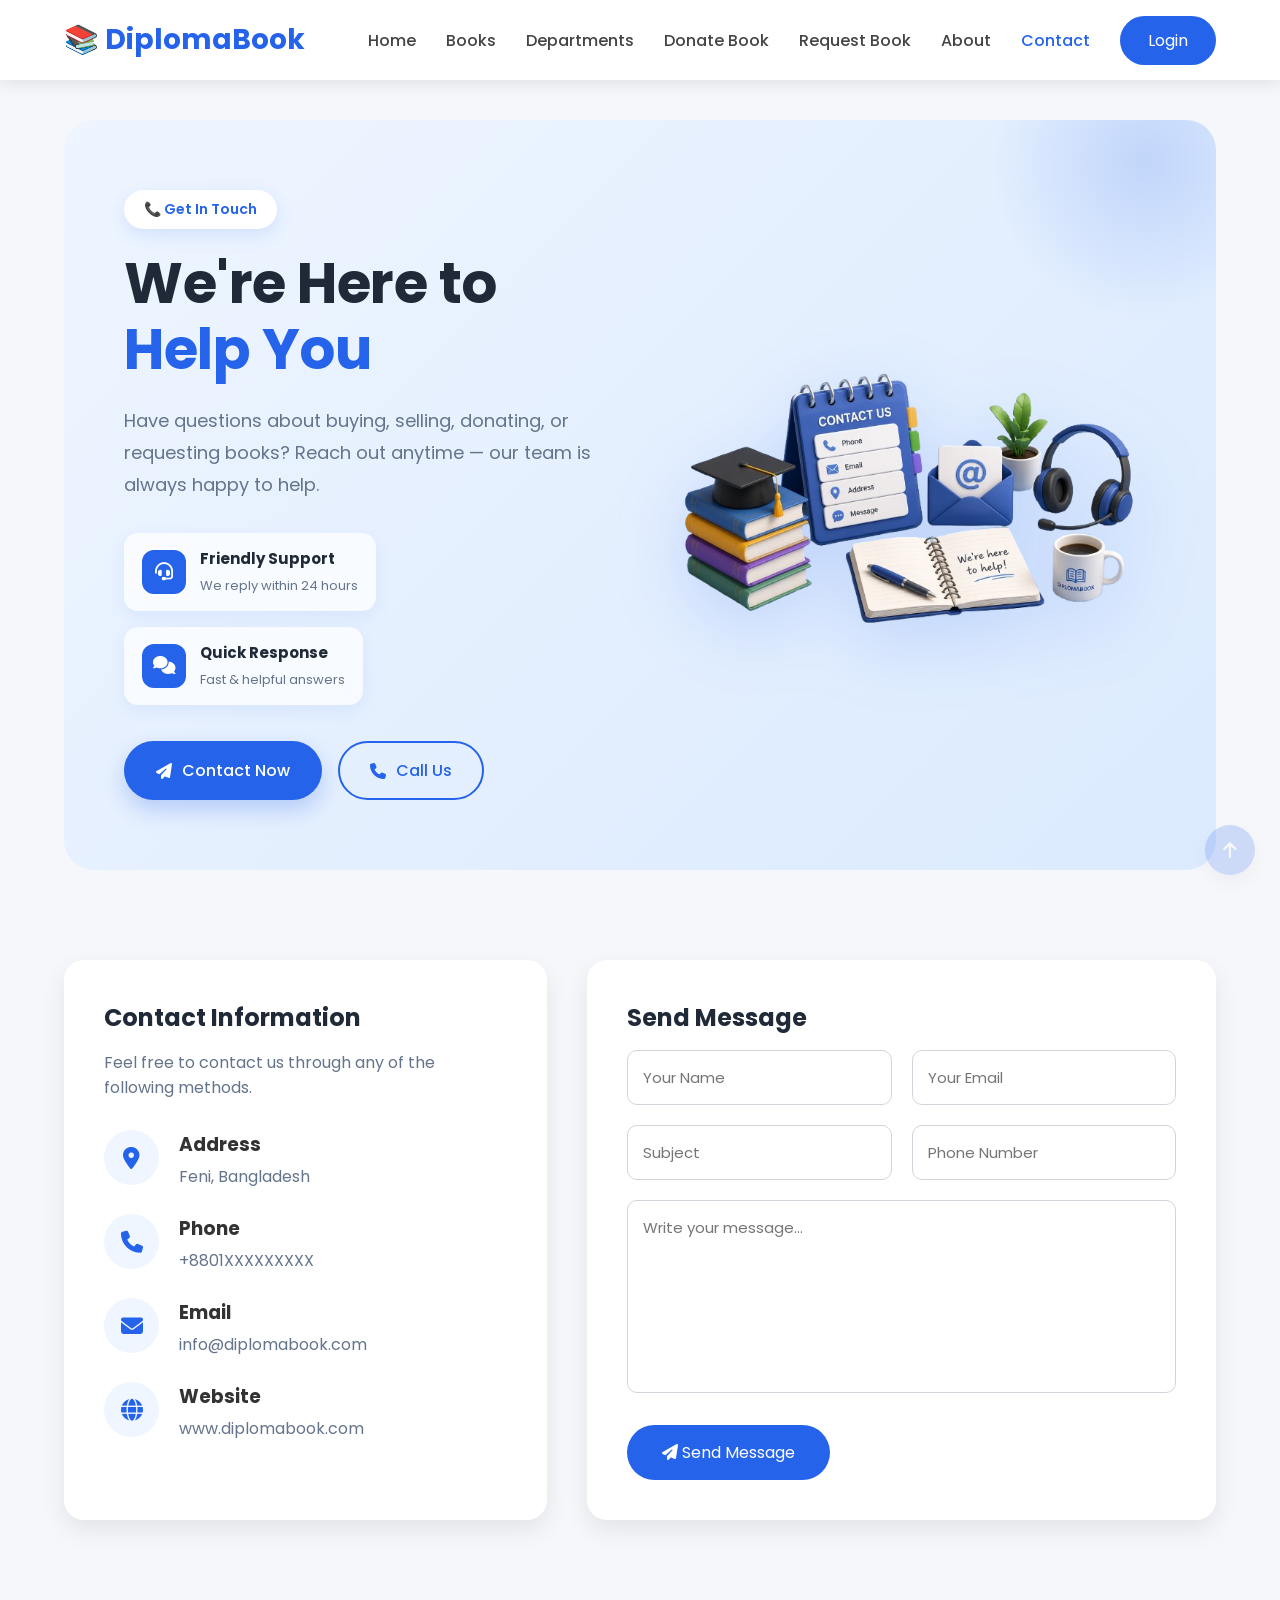
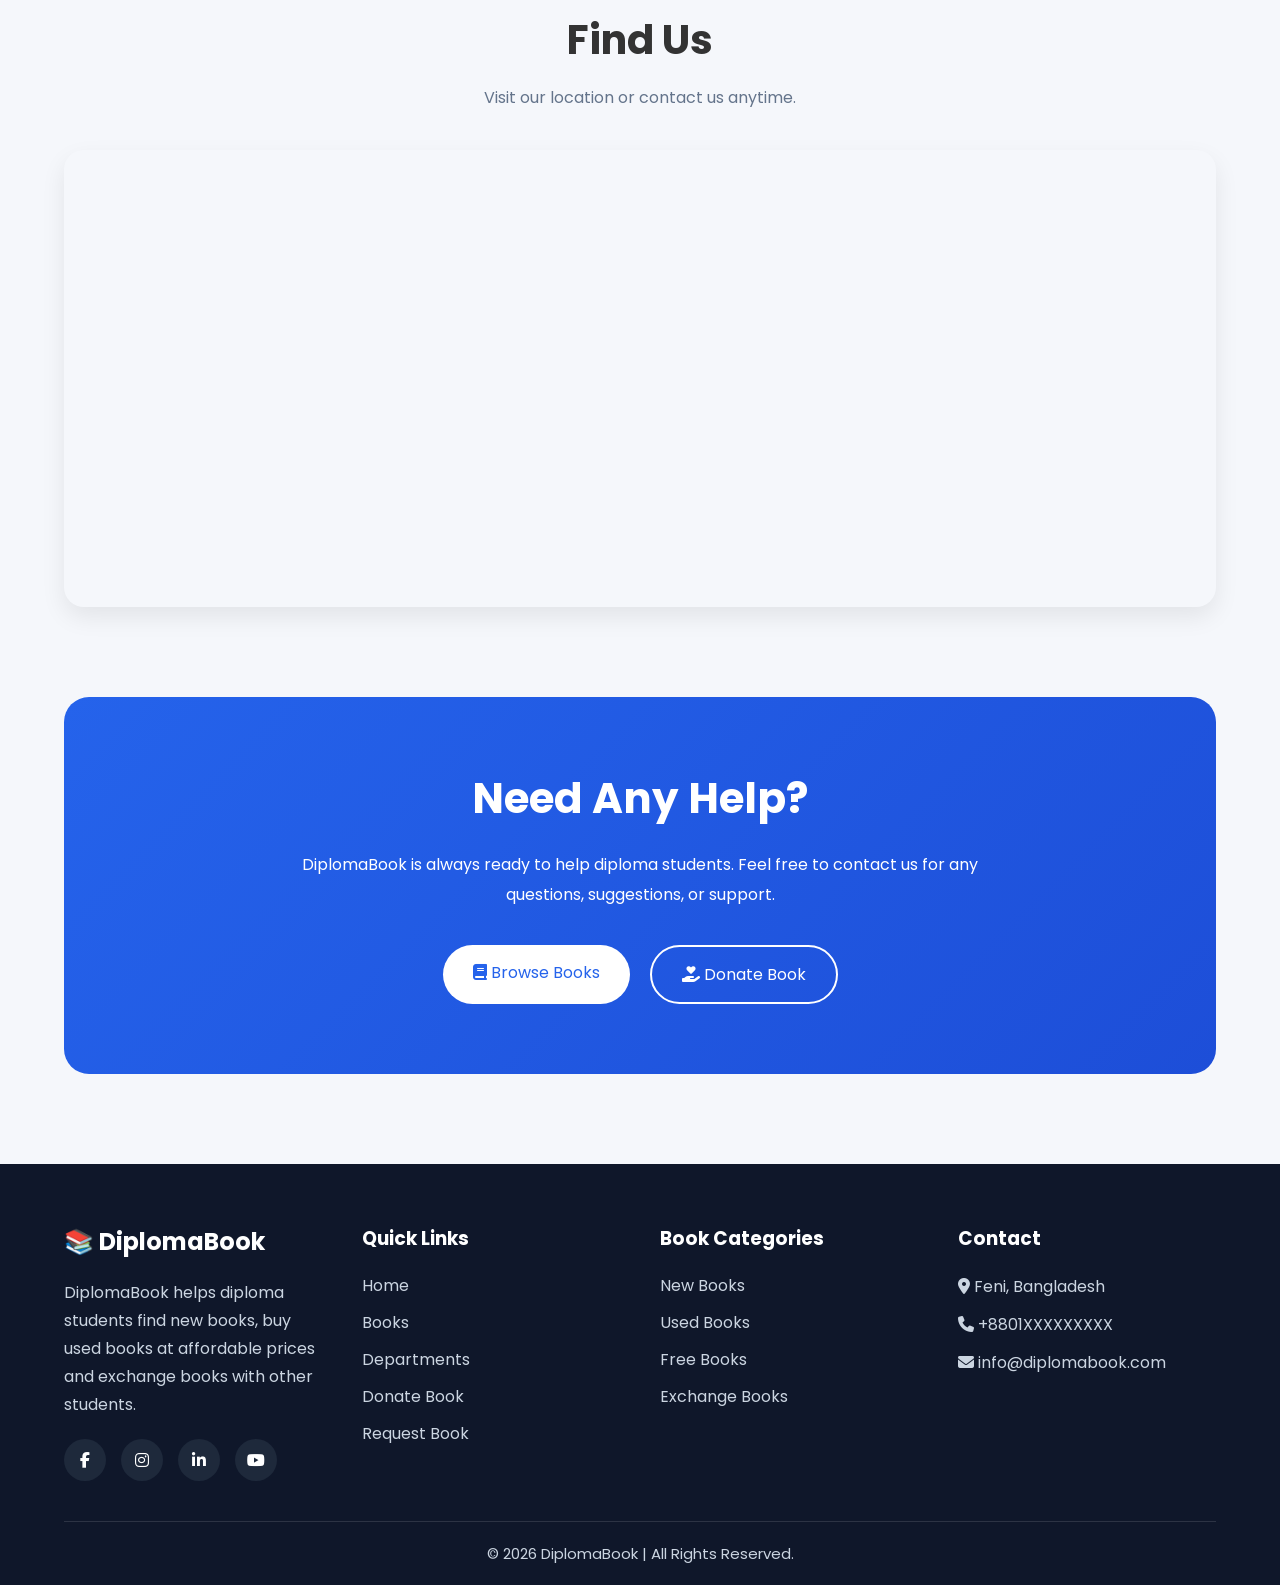
<file: contact.html>
<!DOCTYPE html>
<html lang="en">

<head>
    <meta charset="UTF-8">
    <meta name="viewport" content="width=device-width, initial-scale=1.0">
    <title>Books | DiplomaBook</title>

    <link rel="stylesheet" href="contact.css">

    <!-- Font Awesome -->
    <link rel="stylesheet"
        href="https://cdnjs.cloudflare.com/ajax/libs/font-awesome/6.6.0/css/all.min.css">
    <link rel="stylesheet" href="nav.css">
</head>

<body>

<!--================== NAVBAR ==================-->

<header>

    <nav class="navbar">

        <div class="logo">
            <a href="index.html">📚 DiplomaBook</a>
        </div>

        <button class="nav-toggle" type="button" aria-label="Open menu" aria-expanded="false" aria-controls="primary-nav">
    <span class="nav-toggle-bar"></span>
    <span class="nav-toggle-bar"></span>
    <span class="nav-toggle-bar"></span>
</button>
<div class="nav-links" id="primary-nav">
<ul class="menu">

            <li><a href="index.html">Home</a></li>

            <li><a href="books.html">Books</a></li>

            <li><a href="departments.html">Departments</a></li>

            <li><a href="donate.html">Donate Book</a></li>

            <li><a href="request.html">Request Book</a></li>

            <li><a href="about.html">About</a></li>

            <li><a class="active" href="contact.html">Contact</a></li>

        </ul>

        <a href="login.html" class="login-btn">Login</a>
</div>

    </nav>

</header>
<!--================ HERO SECTION ================-->

<section class="contact-hero">

    <div class="hero-text">

        <span class="hero-badge">📞 Get In Touch</span>

        <h1>We're Here to <span>Help You</span></h1>

        <p>
            Have questions about buying, selling, donating, or requesting books?
            Reach out anytime — our team is always happy to help.
        </p>

        <div class="hero-highlights">

            <div class="highlight">
                <i class="fa-solid fa-headset"></i>
                <div class="highlight-text">
                    <h4>Friendly Support</h4>
                    <span>We reply within 24 hours</span>
                </div>
            </div>

            <div class="highlight">
                <i class="fa-solid fa-comments"></i>
                <div class="highlight-text">
                    <h4>Quick Response</h4>
                    <span>Fast &amp; helpful answers</span>
                </div>
            </div>

        </div>

        <div class="hero-actions">

            <a href="#contactForm" class="btn-primary">
                <i class="fa-solid fa-paper-plane"></i>
                Contact Now
            </a>

            <a href="tel:+8801XXXXXXXXX" class="btn-ghost">
                <i class="fa-solid fa-phone"></i>
                Call Us
            </a>

        </div>

    </div>

    <div class="hero-image">

        <img src="images/contact-banner.png" alt="Contact DiplomaBook support team">

    </div>

</section>

<!--================ CONTACT SECTION ================-->

<section class="contact-section" id="contactForm">

    <!-- Contact Info -->

    <div class="contact-info">

        <h2>Contact Information</h2>

        <p>
            Feel free to contact us through any of the following methods.
        </p>

        <div class="info-box">

            <i class="fa-solid fa-location-dot"></i>

            <div>

                <h3>Address</h3>

                <p>Feni, Bangladesh</p>

            </div>

        </div>

        <div class="info-box">

            <i class="fa-solid fa-phone"></i>

            <div>

                <h3>Phone</h3>

                <p>+8801XXXXXXXXX</p>

            </div>

        </div>

        <div class="info-box">

            <i class="fa-solid fa-envelope"></i>

            <div>

                <h3>Email</h3>

                <p>info@diplomabook.com</p>

            </div>

        </div>

        <div class="info-box">

            <i class="fa-solid fa-globe"></i>

            <div>

                <h3>Website</h3>

                <p>www.diplomabook.com</p>

            </div>

        </div>

    </div>

    <!-- Contact Form -->

    <div class="contact-form">

        <h2>Send Message</h2>

        <form>

            <div class="input-box">

                <input
                type="text"
                placeholder="Your Name"
                required>

                <input
                type="email"
                placeholder="Your Email"
                required>

            </div>

            <div class="input-box">

                <input
                type="text"
                placeholder="Subject"
                required>

                <input
                type="text"
                placeholder="Phone Number">

            </div>

            <div class="full-input">

                <textarea
                rows="7"
                placeholder="Write your message..."
                required></textarea>

            </div>

            <div class="submit-area">

                <button type="submit">

                    <i class="fa-solid fa-paper-plane"></i>

                    Send Message

                </button>

            </div>

        </form>

    </div>

</section>

<!--================ GOOGLE MAP ================-->

<section class="map-section">

    <div class="section-title">

        <h2>Find Us</h2>

        <p>
            Visit our location or contact us anytime.
        </p>

    </div>

    <div class="map-container">

        <iframe
            src="https://www.google.com/maps?q=Feni,Bangladesh&output=embed"
            allowfullscreen=""
            loading="lazy">
        </iframe>

    </div>

</section>


<!--================ CALL TO ACTION ================-->

<section class="contact-cta">

    <h2>Need Any Help?</h2>

    <p>

        DiplomaBook is always ready to help diploma students.
        Feel free to contact us for any questions, suggestions,
        or support.

    </p>

    <div class="cta-btn">

        <a href="books.html" class="btn-primary">

            <i class="fa-solid fa-book"></i>
            Browse Books

        </a>

        <a href="donate.html" class="btn-outline">

            <i class="fa-solid fa-hand-holding-heart"></i>
            Donate Book

        </a>

    </div>

</section>


<!--================ FOOTER ================-->

<footer>

    <div class="footer-container">

        <div class="footer-box">

            <h2>📚 DiplomaBook</h2>

            <p>
                DiplomaBook helps diploma students find new books,
                buy used books at affordable prices and exchange
                books with other students.
            </p>

            <div class="social">

                <a href="#"><i class="fab fa-facebook-f"></i></a>

                <a href="#"><i class="fab fa-instagram"></i></a>

                <a href="#"><i class="fab fa-linkedin-in"></i></a>

                <a href="#"><i class="fab fa-youtube"></i></a>

            </div>

        </div>



        <div class="footer-box">

            <h3>Quick Links</h3>

            <ul>

                <li><a href="index.html">Home</a></li>

                <li><a href="books.html">Books</a></li>

                <li><a href="departments.html">Departments</a></li>

                <li><a href="donate.html">Donate Book</a></li>

                <li><a href="request.html">Request Book</a></li>

            </ul>

        </div>



        <div class="footer-box">

            <h3>Book Categories</h3>

            <ul>

                <li><a href="#">New Books</a></li>

                <li><a href="#">Used Books</a></li>

                <li><a href="#">Free Books</a></li>

                <li><a href="#">Exchange Books</a></li>

            </ul>

        </div>



        <div class="footer-box">

            <h3>Contact</h3>

            <p><i class="fa-solid fa-location-dot"></i> Feni, Bangladesh</p>

            <p><i class="fa-solid fa-phone"></i> +8801XXXXXXXXX</p>

            <p><i class="fa-solid fa-envelope"></i> info@diplomabook.com</p>

        </div>

    </div>



    <div class="copyright">

        <p>
            © 2026 DiplomaBook | All Rights Reserved.
        </p>

    </div>

</footer>


<!-- Scroll To Top -->

<button id="topBtn">

    <i class="fa-solid fa-arrow-up"></i>

</button>

<script src="https://code.jquery.com/jquery-3.7.1.min.js"></script>

<script src="script.js"></script>

</body>
</html>
</file>
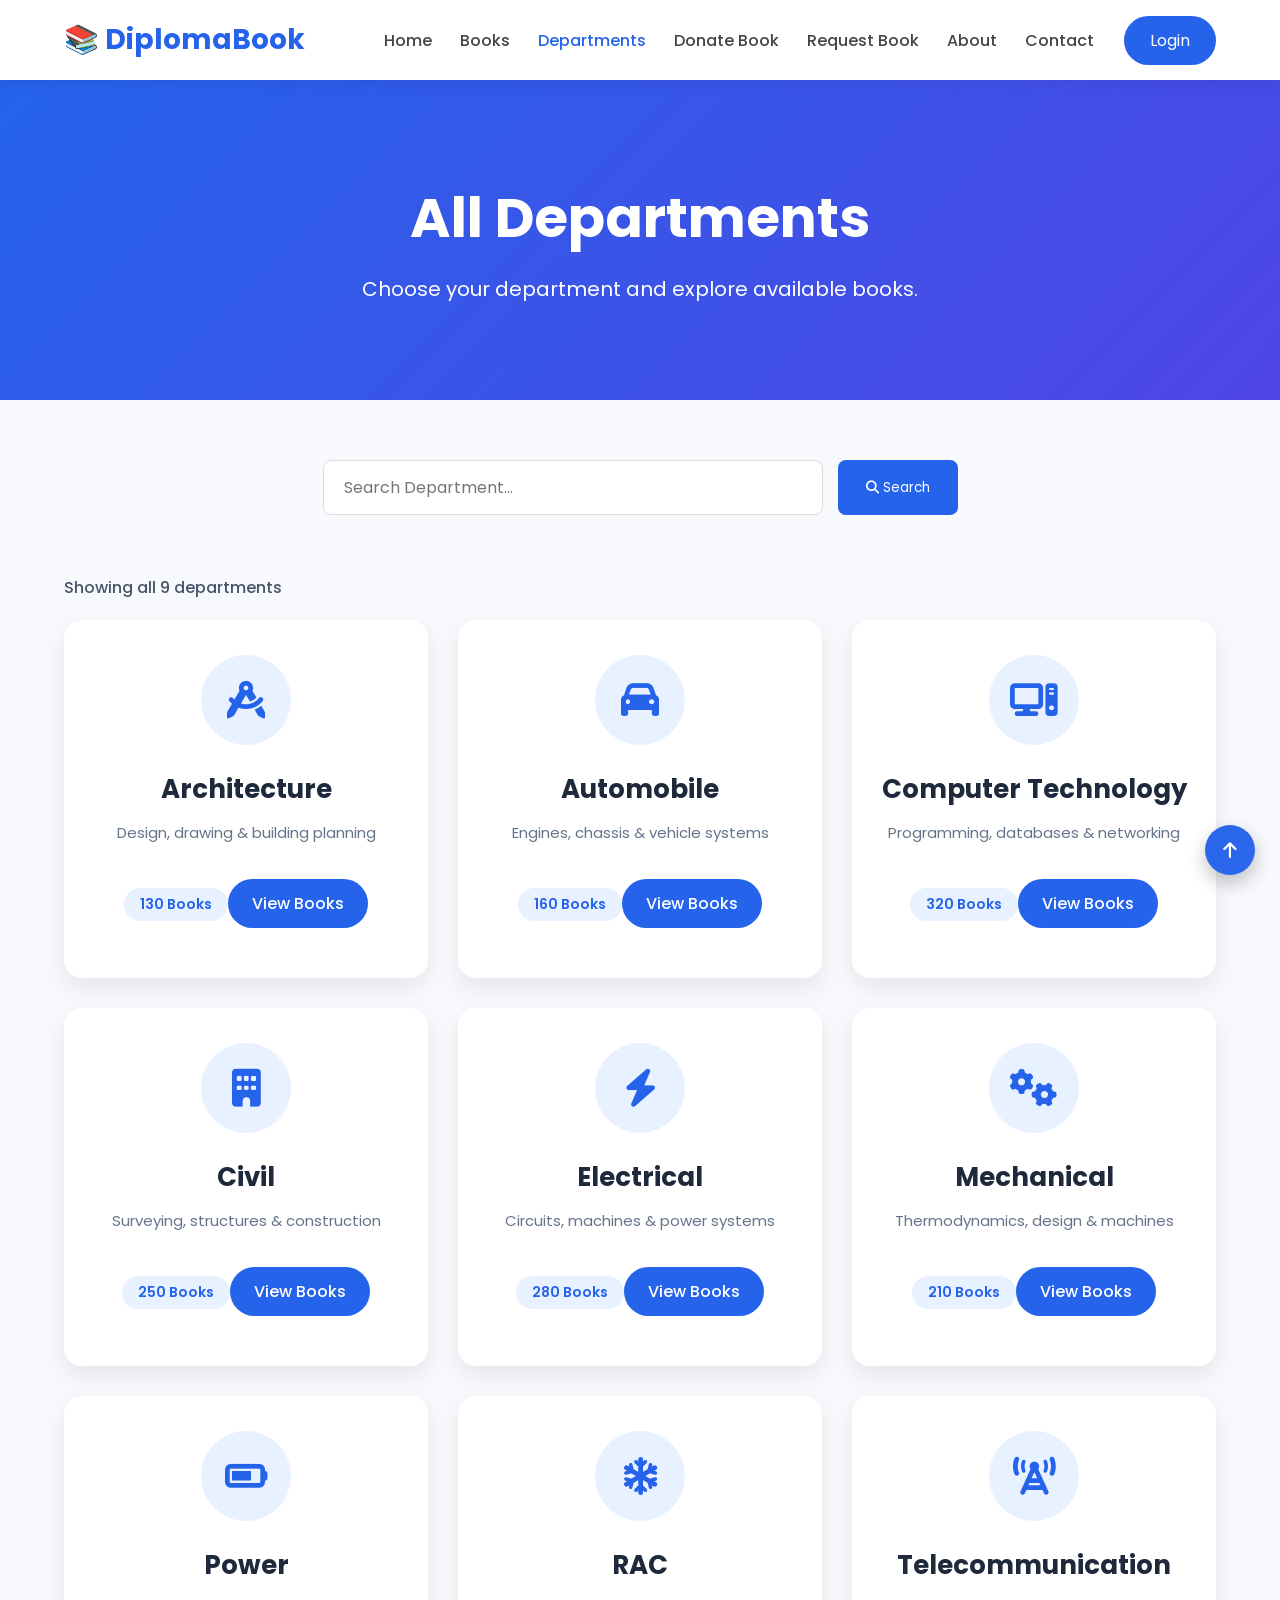
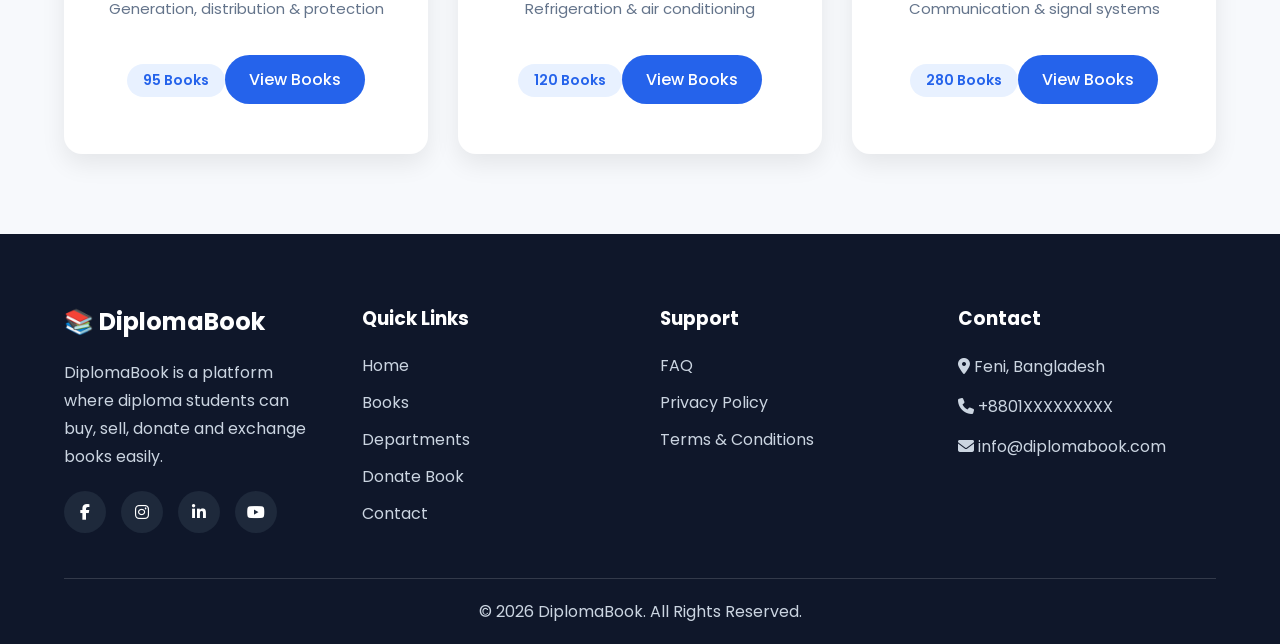
<file: departments.html>
<!DOCTYPE html>
<html lang="en">

<head>

    <meta charset="UTF-8">
    <meta name="viewport" content="width=device-width, initial-scale=1.0">

    <title>Departments | DiplomaBook</title>

    <link rel="stylesheet" href="departments.css">

    <link rel="stylesheet"
    href="https://cdnjs.cloudflare.com/ajax/libs/font-awesome/6.7.2/css/all.min.css">

    <link rel="stylesheet" href="nav.css">
</head>

<body>

<!--========== NAVBAR ==========-->

<header>

<nav class="navbar">

<div class="logo">
<a href="index.html">📚 DiplomaBook</a>
</div>

<button class="nav-toggle" type="button" aria-label="Open menu" aria-expanded="false" aria-controls="primary-nav">
    <span class="nav-toggle-bar"></span>
    <span class="nav-toggle-bar"></span>
    <span class="nav-toggle-bar"></span>
</button>
<div class="nav-links" id="primary-nav">
<ul class="menu">

<li><a href="index.html">Home</a></li>

<li><a href="books.html">Books</a></li>

<li><a class="active" href="departments.html">Departments</a></li>

<li><a href="donate.html">Donate Book</a></li>

<li><a href="request.html">Request Book</a></li>

<li><a href="about.html">About</a></li>

<li><a href="contact.html">Contact</a></li>

</ul>

<a href="login.html" class="login-btn">Login</a>
</div>

</nav>

</header>

<!--========== Banner ==========-->

<section class="department-banner">

<div class="overlay">

<h1>All Departments</h1>

<p>
Choose your department and explore available books.
</p>

</div>

</section>

<!--========== Search ==========-->

<section class="search-box">

<input type="text" id="deptSearch"
placeholder="Search Department..." autocomplete="off">

<button id="deptSearchBtn" type="button">

<i class="fa-solid fa-magnifying-glass"></i>

Search

</button>

</section>

<!--========== Result Count ==========-->

<p id="deptCount" class="dept-result-count">Loading departments…</p>

<!--========== Department Cards ==========-->

<section class="departments" id="deptGrid" aria-live="polite"></section>

<div class="dept-no-results" id="deptNoResults" hidden>
<i class="fa-solid fa-magnifying-glass"></i>
<h3>No departments found</h3>
<p>Try a different search term.</p>
</div>



<!--================ FOOTER ================-->

<footer>

    <div class="footer-container">

        <div class="footer-box">

            <h2>📚 DiplomaBook</h2>

            <p>
                DiplomaBook is a platform where diploma students can
                buy, sell, donate and exchange books easily.
            </p>

            <div class="social">

                <a href="#"><i class="fab fa-facebook-f"></i></a>

                <a href="#"><i class="fab fa-instagram"></i></a>

                <a href="#"><i class="fab fa-linkedin-in"></i></a>

                <a href="#"><i class="fab fa-youtube"></i></a>

            </div>

        </div>

        <div class="footer-box">

            <h3>Quick Links</h3>

            <ul>

                <li><a href="index.html">Home</a></li>

                <li><a href="books.html">Books</a></li>

                <li><a href="departments.html">Departments</a></li>

                <li><a href="donate.html">Donate Book</a></li>

                <li><a href="contact.html">Contact</a></li>

            </ul>

        </div>

        <div class="footer-box">

            <h3>Support</h3>

            <ul>

                <li><a href="#">FAQ</a></li>

                <li><a href="#">Privacy Policy</a></li>

                <li><a href="#">Terms & Conditions</a></li>

            </ul>

        </div>

        <div class="footer-box">

            <h3>Contact</h3>

            <p><i class="fa-solid fa-location-dot"></i> Feni, Bangladesh</p>

            <p><i class="fa-solid fa-phone"></i> +8801XXXXXXXXX</p>

            <p><i class="fa-solid fa-envelope"></i> info@diplomabook.com</p>

        </div>

    </div>

    <div class="copyright">

        © 2026 DiplomaBook. All Rights Reserved.

    </div>

</footer>

<!-- Scroll To Top -->

<button id="topBtn">

    <i class="fa-solid fa-arrow-up"></i>

</button>

<script src="https://code.jquery.com/jquery-3.7.1.min.js"></script>

<script src="script.js"></script>

<script src="departments.js"></script>

</body>
</html>
</file>
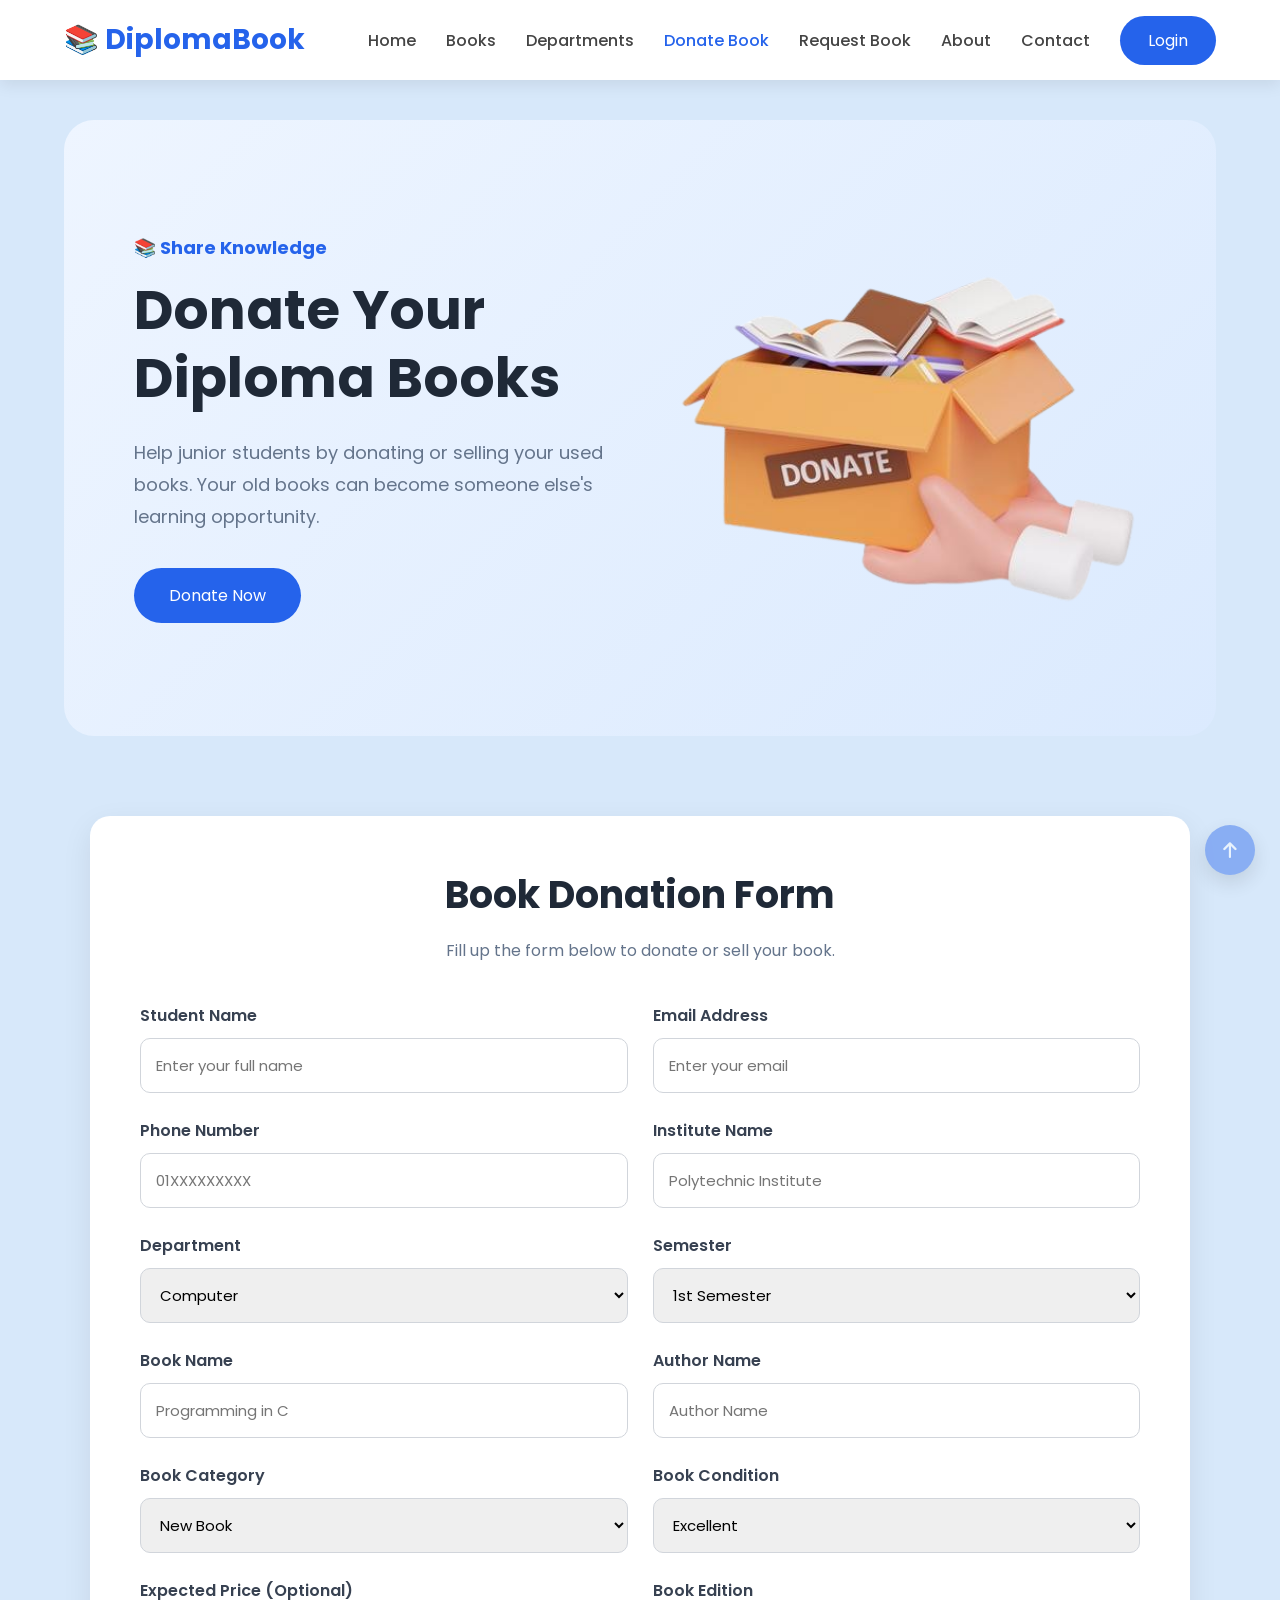
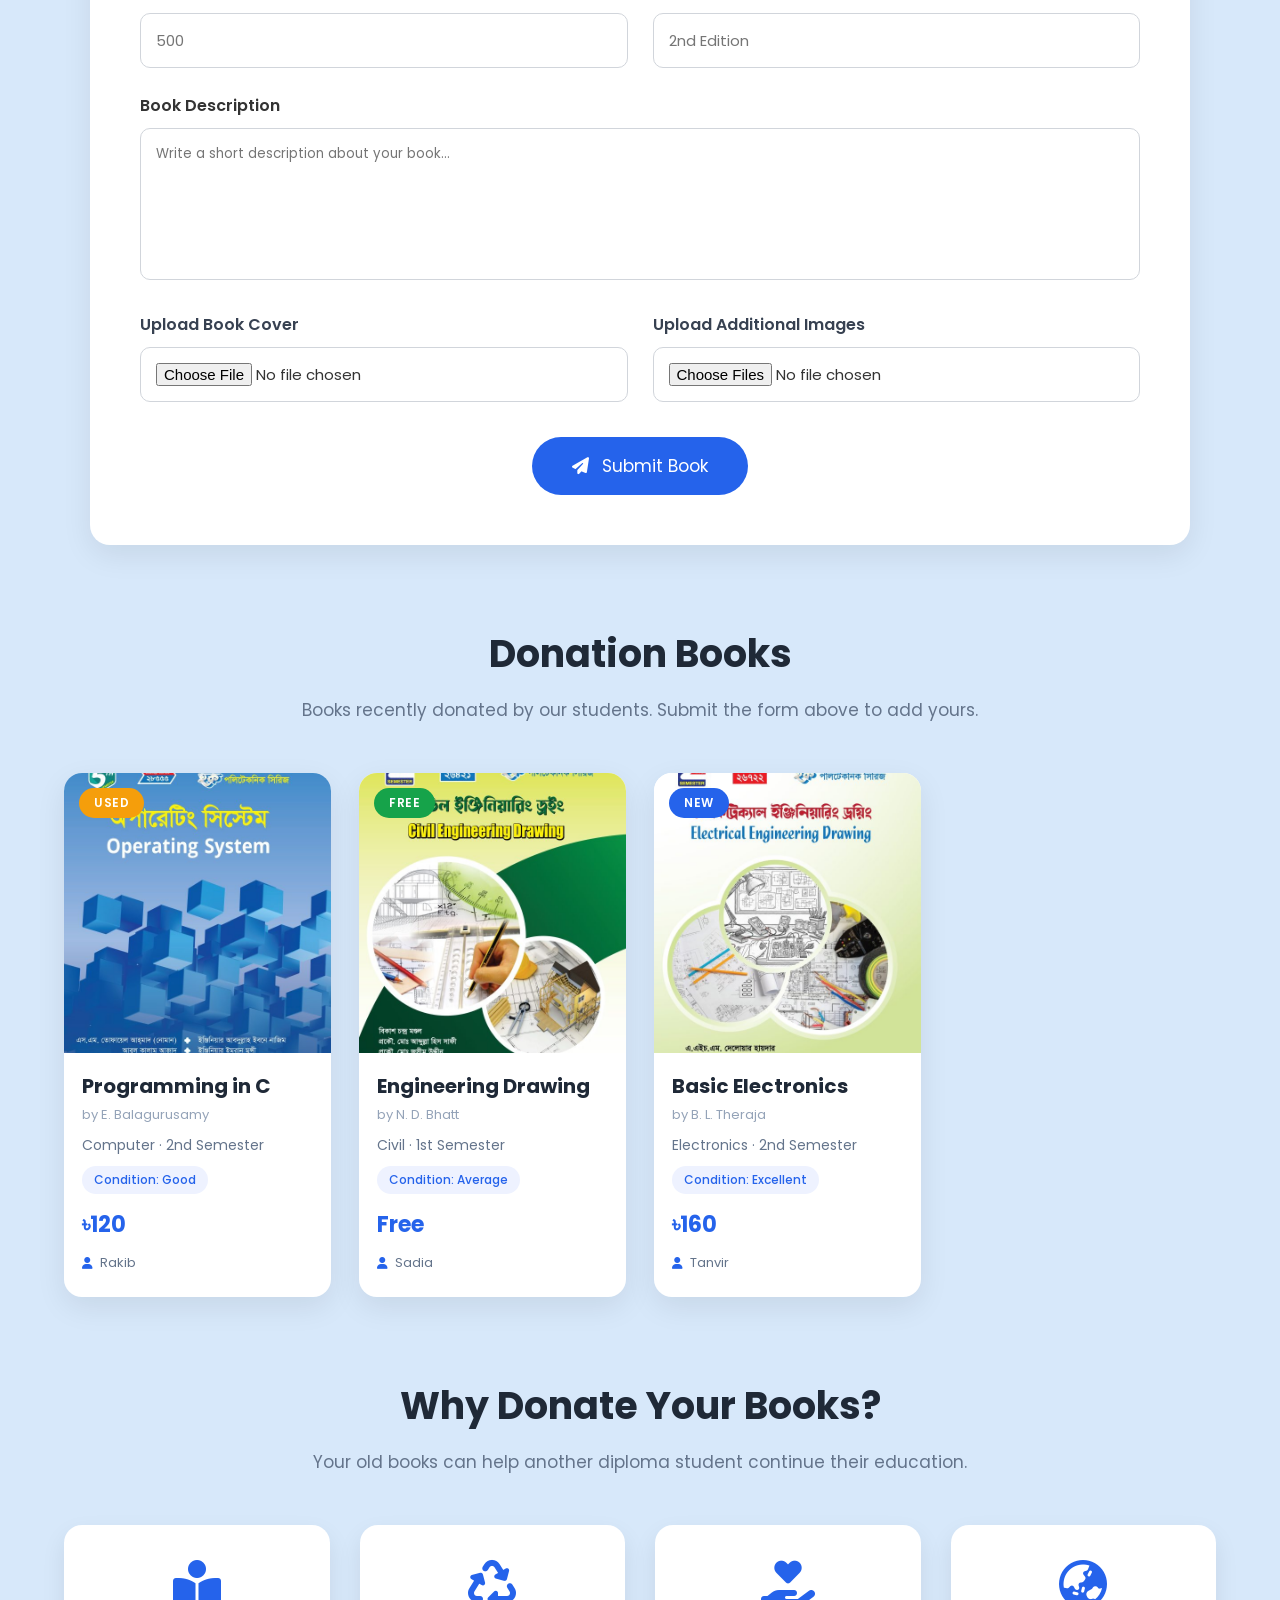
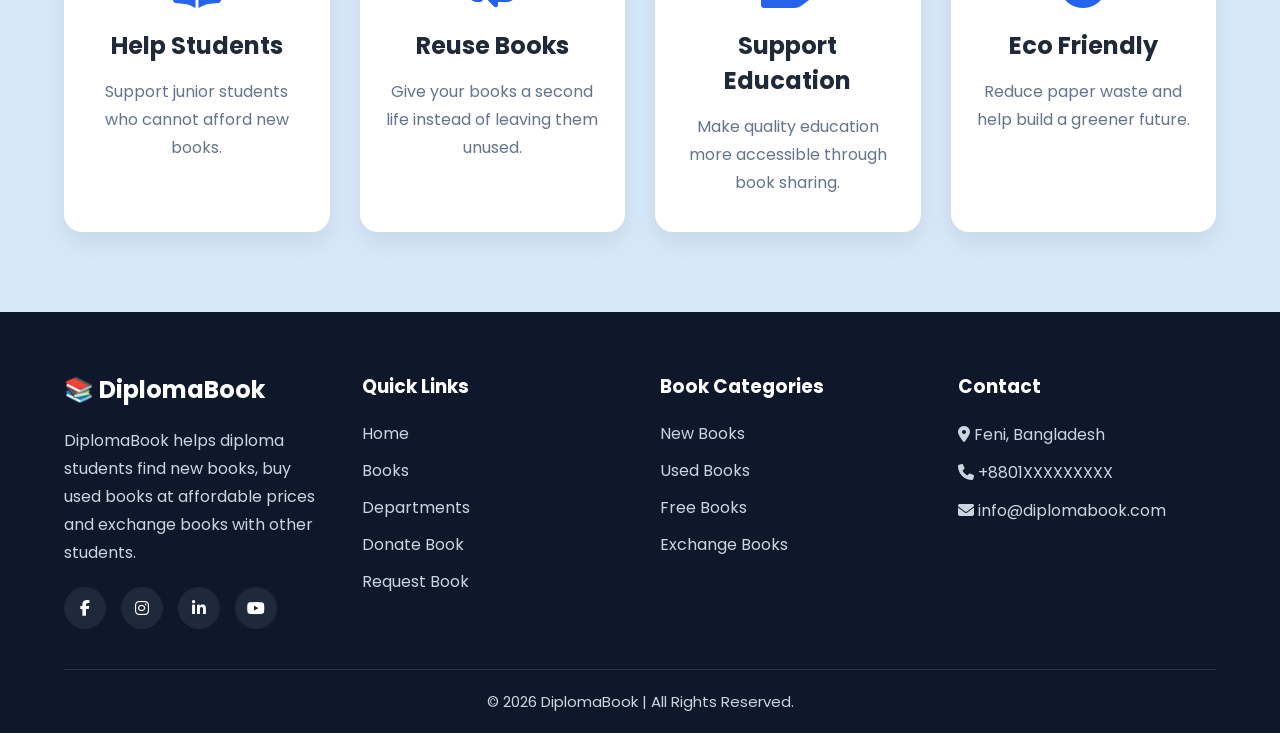
<file: donate.html>
<!DOCTYPE html>
<html lang="en">
<head>
    <meta charset="UTF-8">
    <meta name="viewport" content="width=device-width, initial-scale=1.0">
    <title>DiplomaBook | Exchange • Share • Learn</title>

    <link rel="stylesheet" href="donate.css">
    <link rel="stylesheet" href="responsive.css">
    <!-- Font Awesome -->
    <link rel="stylesheet"
    href="https://cdnjs.cloudflare.com/ajax/libs/font-awesome/6.6.0/css/all.min.css">

    <link rel="stylesheet" href="nav.css">
</head>
<body>

<!-- ================= NAVBAR ================= -->

<header>

    <nav class="navbar">

        <div class="logo">
            <a href="index.html">📚 DiplomaBook</a>
        </div>

        <button class="nav-toggle" type="button" aria-label="Open menu" aria-expanded="false" aria-controls="primary-nav">
    <span class="nav-toggle-bar"></span>
    <span class="nav-toggle-bar"></span>
    <span class="nav-toggle-bar"></span>
</button>
<div class="nav-links" id="primary-nav">
<ul class="menu">

            <li><a href="index.html">Home</a></li>

            <li><a href="books.html">Books</a></li>

            <li><a href="departments.html">Departments</a></li>

            <li><a class="active" href="donate.html">Donate Book</a></li>

            <li><a href="request.html">Request Book</a></li>

            <li><a href="about.html">About</a></li>

            <li><a href="contact.html">Contact</a></li>

        </ul>

        <a href="login.html" class="login-btn">Login</a>
</div>

    </nav>

</header>

<!--================ HERO ================-->

<section class="donate-hero">

<div class="hero-text">

<h5>📚 Share Knowledge</h5>

<h1>
Donate Your Diploma Books
</h1>

<p>

Help junior students by donating or selling your
used books. Your old books can become someone
else's learning opportunity.

</p>

<a href="#donateForm" class="hero-btn">

Donate Now

</a>

</div>

<div class="hero-image">

<img src="images/donate-book.png" alt="Donate Book">

</div>

</section>

<!--================ DONATE FORM ================-->

<section class="donate-section" id="donateForm">

<h2>Book Donation Form</h2>

<p>

Fill up the form below to donate or sell your book.

</p>

<form id="donateBookForm">

<div class="input-box">

<div>

<label>Student Name</label>

<input
id="donorName"
type="text"
placeholder="Enter your full name">

</div>

<div>

<label>Email Address</label>

<input
type="email"
placeholder="Enter your email">

</div>

</div>

<div class="input-box">

<div>

<label>Phone Number</label>

<input
type="text"
placeholder="01XXXXXXXXX">

</div>

<div>

<label>Institute Name</label>

<input
type="text"
placeholder="Polytechnic Institute">

</div>

</div>

<div class="input-box">

<div>

<label>Department</label>

<select id="bookDept">

<option>Computer</option>

<option>Civil</option>

<option>Electrical</option>

<option>Mechanical</option>

<option>Electronics</option>

<option>Architecture</option>

<option>Telecommunication</option>

<option>RAC</option>

<option>Power</option>

<option>Automobile</option>

</select>

</div>

<div>

<label>Semester</label>

<select id="bookSem">

<option>1st Semester</option>

<option>2nd Semester</option>

<option>3rd Semester</option>

<option>4th Semester</option>

<option>5th Semester</option>

<option>6th Semester</option>

<option>7th Semester</option>

<option>8th Semester</option>

</select>

</div>

</div>



<!--================ BOOK INFORMATION ================-->

<div class="input-box">

    <div>

        <label>Book Name</label>

        <input
        id="bookName"
        type="text"
        placeholder="Programming in C">

    </div>

    <div>

        <label>Author Name</label>

        <input
        id="authorName"
        type="text"
        placeholder="Author Name">

    </div>

</div>

<div class="input-box">

    <div>

        <label>Book Category</label>

        <select id="bookCategory">

            <option>New Book</option>

            <option>Used Book</option>

            <option>Free Donation</option>

            <option>Exchange Book</option>

        </select>

    </div>

    <div>

        <label>Book Condition</label>

        <select id="bookCondition">

            <option>Excellent</option>

            <option>Good</option>

            <option>Average</option>

            <option>Old</option>

        </select>

    </div>

</div>

<div class="input-box">

    <div>

        <label>Expected Price (Optional)</label>

        <input
        id="bookPrice"
        type="number"
        placeholder="500">

    </div>

    <div>

        <label>Book Edition</label>

        <input
        type="text"
        placeholder="2nd Edition">

    </div>

</div>

<div class="full-input">

    <label>Book Description</label>

    <textarea
    rows="6"
    placeholder="Write a short description about your book..."></textarea>

</div>

<div class="input-box">

    <div>

        <label>Upload Book Cover</label>

        <input id="bookCover" type="file" accept="image/*">

    </div>

    <div>

        <label>Upload Additional Images</label>

        <input
        type="file"
        multiple>

    </div>

</div>

<div class="submit-area">

    <button type="submit">

        <i class="fa-solid fa-paper-plane"></i>

        Submit Book

    </button>

</div>
</form>
</section>

<!--================ DONATION BOOKS ================-->

<section class="donation-books" id="donationBooks">

    <div class="section-title">

        <h2>Donation Books</h2>

        <p>
            Books recently donated by our students. Submit the form above to add yours.
        </p>

    </div>

    <div class="donation-grid" id="donationGrid" aria-live="polite"></div>

    <div class="donation-empty" id="donationEmpty" hidden>
        <i class="fa-solid fa-book-open-reader"></i>
        <h3>No donated books yet</h3>
        <p>Be the first to donate — fill out the form above.</p>
    </div>

</section>

<!--================ WHY DONATE ================-->

<section class="why-donate">

    <div class="section-title">

        <h2>Why Donate Your Books?</h2>

        <p>
            Your old books can help another diploma student continue their education.
        </p>

    </div>

    <div class="feature-container">

        <div class="feature-card">

            <i class="fa-solid fa-book-open-reader"></i>

            <h3>Help Students</h3>

            <p>
                Support junior students who cannot afford new books.
            </p>

        </div>

        <div class="feature-card">

            <i class="fa-solid fa-recycle"></i>

            <h3>Reuse Books</h3>

            <p>
                Give your books a second life instead of leaving them unused.
            </p>

        </div>

        <div class="feature-card">

            <i class="fa-solid fa-hand-holding-heart"></i>

            <h3>Support Education</h3>

            <p>
                Make quality education more accessible through book sharing.
            </p>

        </div>

        <div class="feature-card">

            <i class="fa-solid fa-earth-asia"></i>

            <h3>Eco Friendly</h3>

            <p>
                Reduce paper waste and help build a greener future.
            </p>

        </div>

    </div>

</section>

<!--================ FOOTER ================-->

<footer>

    <div class="footer-container">

        <div class="footer-box">

            <h2>📚 DiplomaBook</h2>

            <p>
                DiplomaBook helps diploma students find new books,
                buy used books at affordable prices and exchange
                books with other students.
            </p>

            <div class="social">

                <a href="#"><i class="fab fa-facebook-f"></i></a>

                <a href="#"><i class="fab fa-instagram"></i></a>

                <a href="#"><i class="fab fa-linkedin-in"></i></a>

                <a href="#"><i class="fab fa-youtube"></i></a>

            </div>

        </div>



        <div class="footer-box">

            <h3>Quick Links</h3>

            <ul>

                <li><a href="index.html">Home</a></li>

                <li><a href="books.html">Books</a></li>

                <li><a href="departments.html">Departments</a></li>

                <li><a href="donate.html">Donate Book</a></li>

                <li><a href="request.html">Request Book</a></li>

            </ul>

        </div>



        <div class="footer-box">

            <h3>Book Categories</h3>

            <ul>

                <li><a href="#">New Books</a></li>

                <li><a href="#">Used Books</a></li>

                <li><a href="#">Free Books</a></li>

                <li><a href="#">Exchange Books</a></li>

            </ul>

        </div>



        <div class="footer-box">

            <h3>Contact</h3>

            <p><i class="fa-solid fa-location-dot"></i> Feni, Bangladesh</p>

            <p><i class="fa-solid fa-phone"></i> +8801XXXXXXXXX</p>

            <p><i class="fa-solid fa-envelope"></i> info@diplomabook.com</p>

        </div>

    </div>



    <div class="copyright">

        <p>
            © 2026 DiplomaBook | All Rights Reserved.
        </p>

    </div>

</footer>

<!--========== Scroll Top ==========-->

<button id="topBtn">
    <i class="fa-solid fa-arrow-up"></i>
</button>

<script src="https://code.jquery.com/jquery-3.7.1.min.js"></script>

<script src="script.js"></script>

<script src="donate.js"></script>
</body>

</html>
</file>
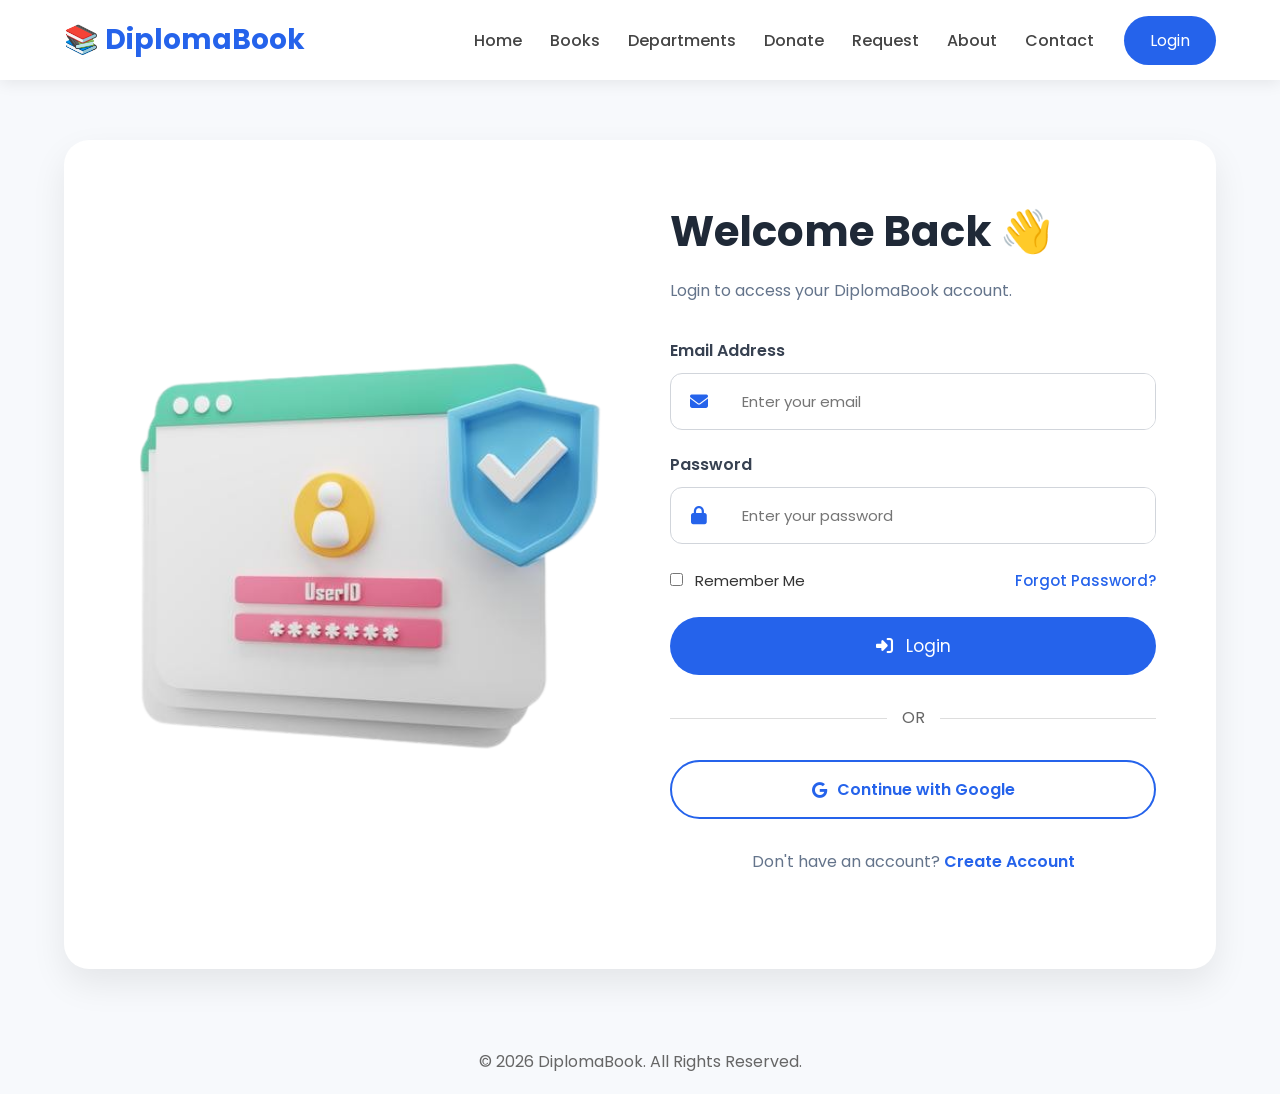
<file: login.html>
<!DOCTYPE html>
<html lang="en">

<head>

<meta charset="UTF-8">
<meta name="viewport" content="width=device-width, initial-scale=1.0">

<title>Login | DiplomaBook</title>

<link rel="stylesheet" href="login.css">

<link rel="stylesheet"
href="https://cdnjs.cloudflare.com/ajax/libs/font-awesome/6.7.2/css/all.min.css">

    <link rel="stylesheet" href="nav.css">
</head>

<body>

<!--================ NAVBAR ================-->

<header>

<nav class="navbar">

<div class="logo">
            <a href="index.html">📚 DiplomaBook</a>
        </div>

<button class="nav-toggle" type="button" aria-label="Open menu" aria-expanded="false" aria-controls="primary-nav">
    <span class="nav-toggle-bar"></span>
    <span class="nav-toggle-bar"></span>
    <span class="nav-toggle-bar"></span>
</button>
<div class="nav-links" id="primary-nav">
<ul class="menu">

<li><a href="index.html">Home</a></li>

<li><a href="books.html">Books</a></li>

<li><a href="departments.html">Departments</a></li>

<li><a href="donate.html">Donate</a></li>

<li><a href="request.html">Request</a></li>

<li><a href="about.html">About</a></li>

<li><a href="contact.html">Contact</a></li>

</ul>

<a href="login.html" class="login-btn active">Login</a>
</div>

</nav>

</header>

<!--================ LOGIN SECTION ================-->

<section class="login-section">

<div class="login-image">

<img src="images/login-banner.png" alt="Login">

</div>

<div class="login-box">

<h2>Welcome Back 👋</h2>

<p>

Login to access your DiplomaBook account.

</p>

<form>

    <div class="input-group">

        <label>Email Address</label>

        <div class="input-field">

            <i class="fa-solid fa-envelope"></i>

            <input
            type="email"
            placeholder="Enter your email"
            required>

        </div>

    </div>

    <div class="input-group">

        <label>Password</label>

        <div class="input-field">

            <i class="fa-solid fa-lock"></i>

            <input
            type="password"
            placeholder="Enter your password"
            required>

        </div>

    </div>

    <div class="login-option">

        <label>

            <input type="checkbox">

            Remember Me

        </label>

        <a href="#">Forgot Password?</a>

    </div>

    <button type="submit" class="login-btn2">

        <i class="fa-solid fa-right-to-bracket"></i>

        Login

    </button>

</form>

<!--================ OR DIVIDER ================-->

<div class="divider">

    <span>OR</span>

</div>

<!--================ GOOGLE LOGIN ================-->

<a href="#" class="google-btn">

    <i class="fa-brands fa-google"></i>

    Continue with Google

</a>

<!--================ SIGN UP LINK ================-->

<p class="signup-text">

    Don't have an account?

    <a href="register.html">

        Create Account

    </a>

</p>

</div>

</section>

<!--================ FOOTER ================-->

<footer>

    <div class="copyright">

        <p>© 2026 DiplomaBook. All Rights Reserved.</p>

    </div>

</footer>

<script src="https://code.jquery.com/jquery-3.7.1.min.js"></script>
<script src="script.js"></script>

</body>
</html>
</file>
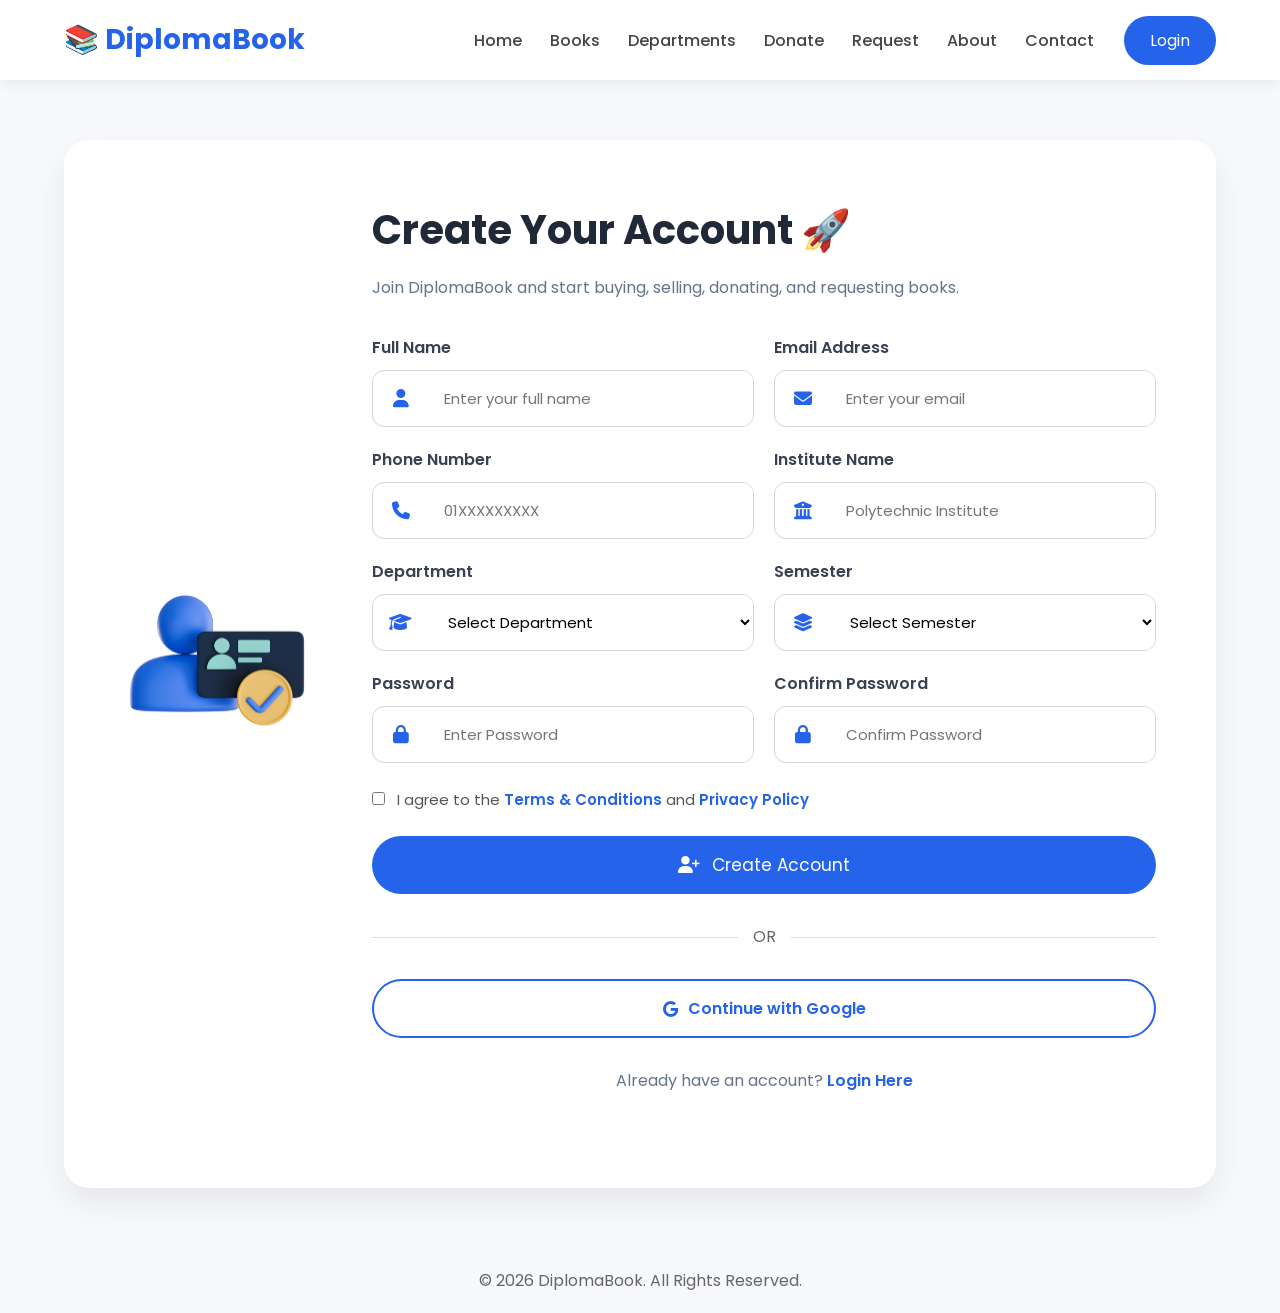
<file: register.html>
<!DOCTYPE html>
<html lang="en">

<head>

<meta charset="UTF-8">
<meta name="viewport" content="width=device-width, initial-scale=1.0">

<title>Register | DiplomaBook</title>

<link rel="stylesheet" href="register.css">

<link rel="stylesheet"
href="https://cdnjs.cloudflare.com/ajax/libs/font-awesome/6.7.2/css/all.min.css">

    <link rel="stylesheet" href="nav.css">
</head>

<body>

<!--================ NAVBAR ================-->

<header>

<nav class="navbar">

<div class="logo">
            <a href="index.html">📚 DiplomaBook</a>
        </div>

<button class="nav-toggle" type="button" aria-label="Open menu" aria-expanded="false" aria-controls="primary-nav">
    <span class="nav-toggle-bar"></span>
    <span class="nav-toggle-bar"></span>
    <span class="nav-toggle-bar"></span>
</button>
<div class="nav-links" id="primary-nav">
<ul class="menu">

<li><a href="index.html">Home</a></li>

<li><a href="books.html">Books</a></li>

<li><a href="departments.html">Departments</a></li>

<li><a href="donate.html">Donate</a></li>

<li><a href="request.html">Request</a></li>

<li><a href="about.html">About</a></li>

<li><a href="contact.html">Contact</a></li>

</ul>

<a href="login.html" class="login-btn">Login</a>
</div>

</nav>

</header>

<!--================ REGISTER SECTION ================-->

<section class="register-section">

<div class="register-image">

<img src="images/register-banner.png" alt="Register">

</div>

<div class="register-box">

<h2>Create Your Account 🚀</h2>

<p>

Join DiplomaBook and start buying, selling,
donating, and requesting books.

</p>

<form>

<!--================ PERSONAL INFORMATION ================-->

<div class="input-row">

    <div class="input-group">

        <label>Full Name</label>

        <div class="input-field">

            <i class="fa-solid fa-user"></i>

            <input
            type="text"
            placeholder="Enter your full name"
            required>

        </div>

    </div>

    <div class="input-group">

        <label>Email Address</label>

        <div class="input-field">

            <i class="fa-solid fa-envelope"></i>

            <input
            type="email"
            placeholder="Enter your email"
            required>

        </div>

    </div>

</div>


<div class="input-row">

    <div class="input-group">

        <label>Phone Number</label>

        <div class="input-field">

            <i class="fa-solid fa-phone"></i>

            <input
            type="text"
            placeholder="01XXXXXXXXX"
            required>

        </div>

    </div>

    <div class="input-group">

        <label>Institute Name</label>

        <div class="input-field">

            <i class="fa-solid fa-building-columns"></i>

            <input
            type="text"
            placeholder="Polytechnic Institute"
            required>

        </div>

    </div>

</div>


<div class="input-row">

    <div class="input-group">

        <label>Department</label>

        <div class="input-field">

            <i class="fa-solid fa-graduation-cap"></i>

            <select required>

                <option selected disabled>Select Department</option>

                <option>Computer</option>

                <option>Civil</option>

                <option>Electrical</option>

                <option>Mechanical</option>

                <option>Electronics</option>

                <option>Architecture</option>

                <option>Telecommunication</option>

                <option>RAC</option>

                <option>Power</option>

                <option>Automobile</option>

            </select>

        </div>

    </div>

    <div class="input-group">

        <label>Semester</label>

        <div class="input-field">

            <i class="fa-solid fa-layer-group"></i>

            <select required>

                <option selected disabled>Select Semester</option>

                <option>1st Semester</option>

                <option>2nd Semester</option>

                <option>3rd Semester</option>

                <option>4th Semester</option>

                <option>5th Semester</option>

                <option>6th Semester</option>

                <option>7th Semester</option>

                <option>8th Semester</option>

            </select>

        </div>

    </div>

</div>

<!--================ PASSWORD SECTION ================-->

<div class="input-row">

    <div class="input-group">

        <label>Password</label>

        <div class="input-field">

            <i class="fa-solid fa-lock"></i>

            <input
            type="password"
            placeholder="Enter Password"
            required>

        </div>

    </div>

    <div class="input-group">

        <label>Confirm Password</label>

        <div class="input-field">

            <i class="fa-solid fa-lock"></i>

            <input
            type="password"
            placeholder="Confirm Password"
            required>

        </div>

    </div>

</div>

<!--================ TERMS ================-->

<div class="register-option">

    <label>

        <input type="checkbox" required>

        I agree to the

        <a href="terms.html">Terms & Conditions</a>

        and

        <a href="privacy.html">Privacy Policy</a>

    </label>

</div>

<!--================ REGISTER BUTTON ================-->

<button type="submit" class="register-btn">

    <i class="fa-solid fa-user-plus"></i>

    Create Account

</button>

<!--================ DIVIDER ================-->

<div class="divider">

    <span>OR</span>

</div>

<!--================ GOOGLE REGISTER ================-->

<a href="#" class="google-btn">

    <i class="fa-brands fa-google"></i>

    Continue with Google

</a>

<!--================ LOGIN LINK ================-->

<p class="login-text">

    Already have an account?

    <a href="login.html">

        Login Here

    </a>

</p>

</form>

</div>

</section>

<!--================ FOOTER ================-->

<footer>

    <div class="copyright">

        <p>© 2026 DiplomaBook. All Rights Reserved.</p>

    </div>

</footer>

<script src="https://code.jquery.com/jquery-3.7.1.min.js"></script>

<script src="script.js"></script>

</body>
</html>
</file>
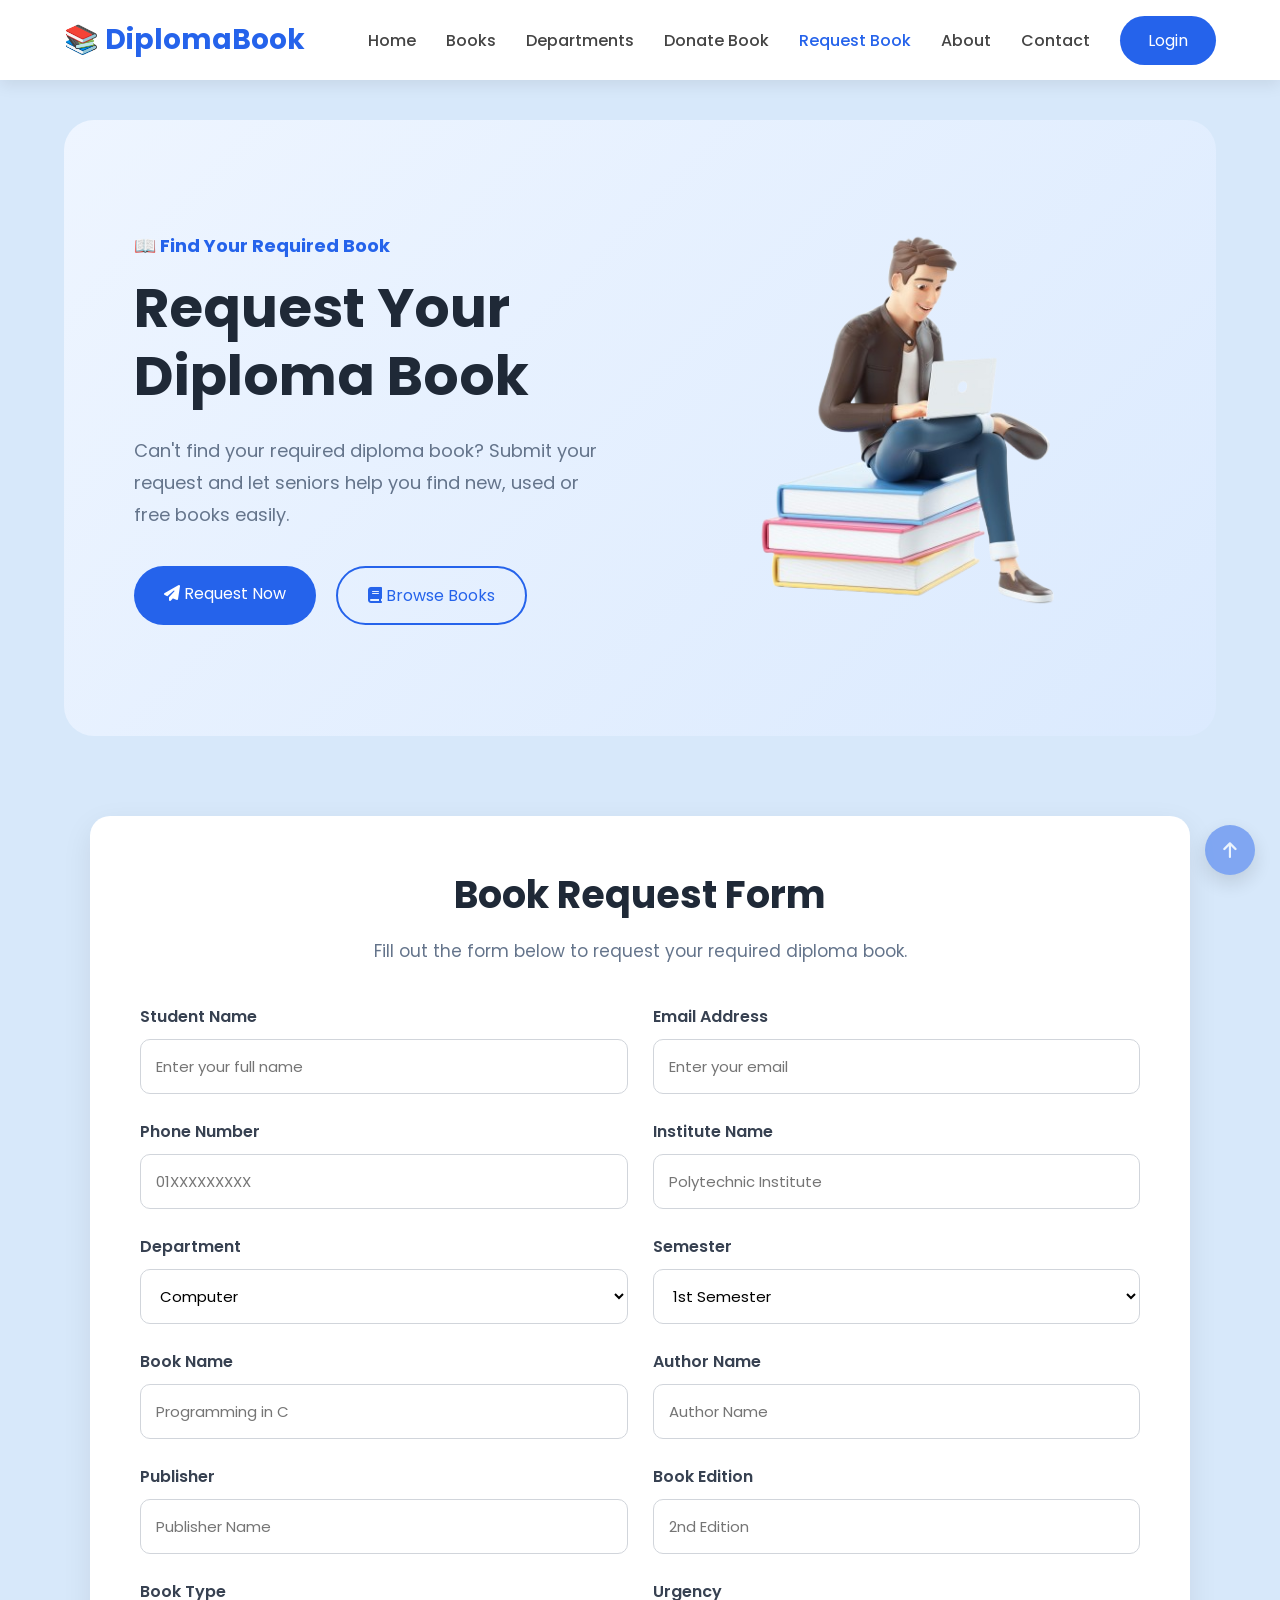
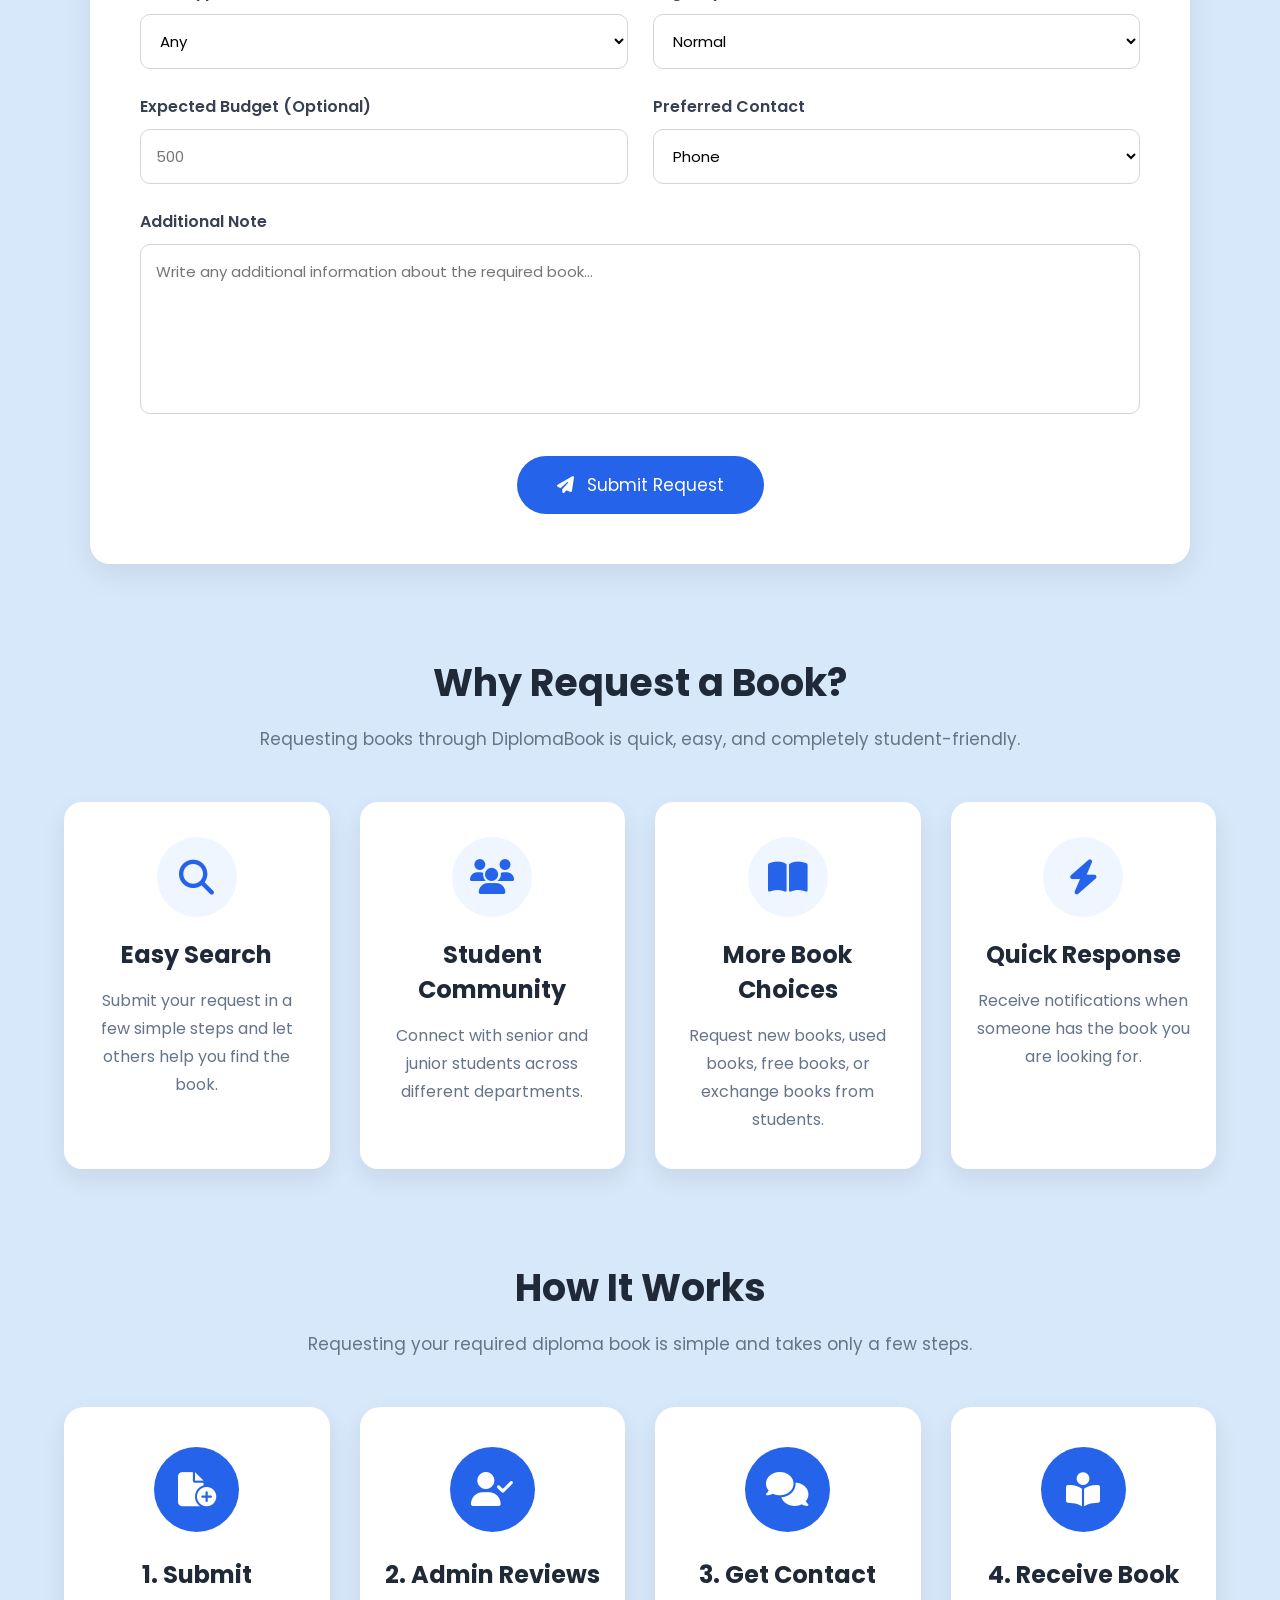
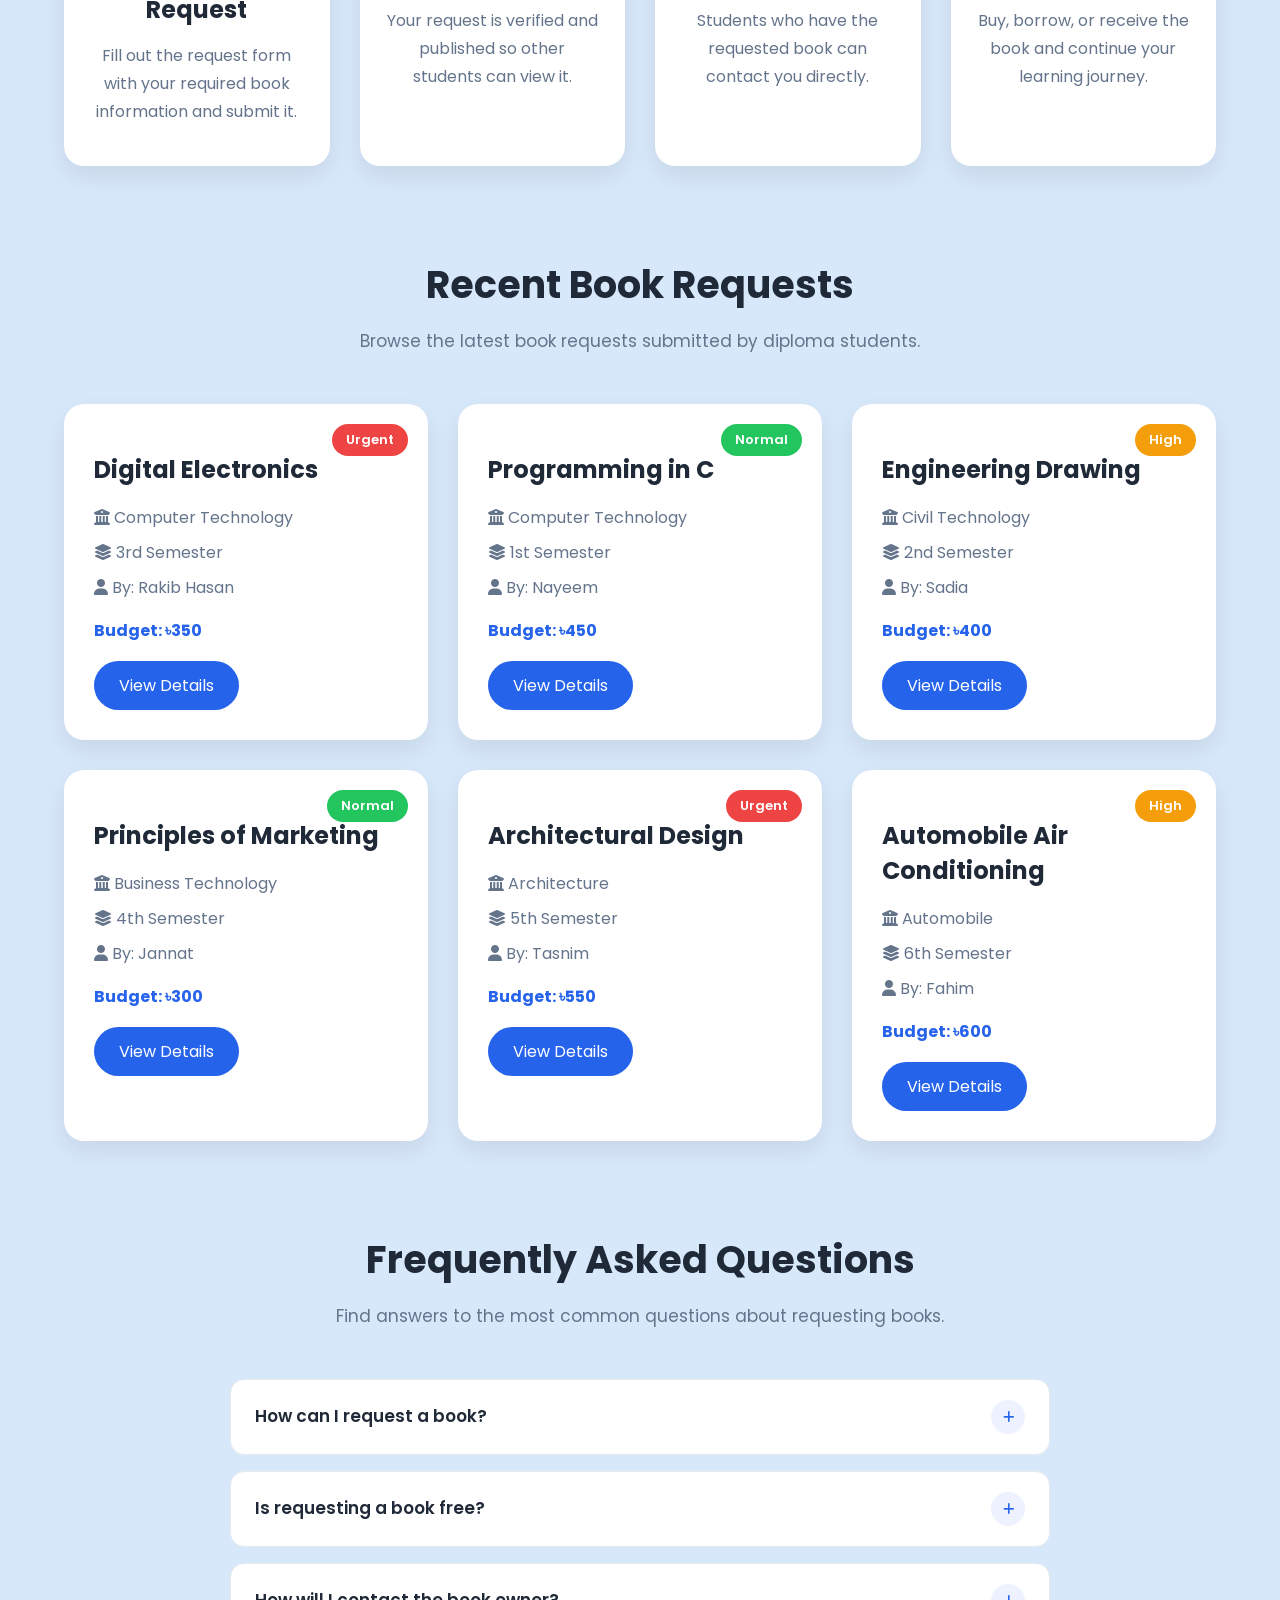
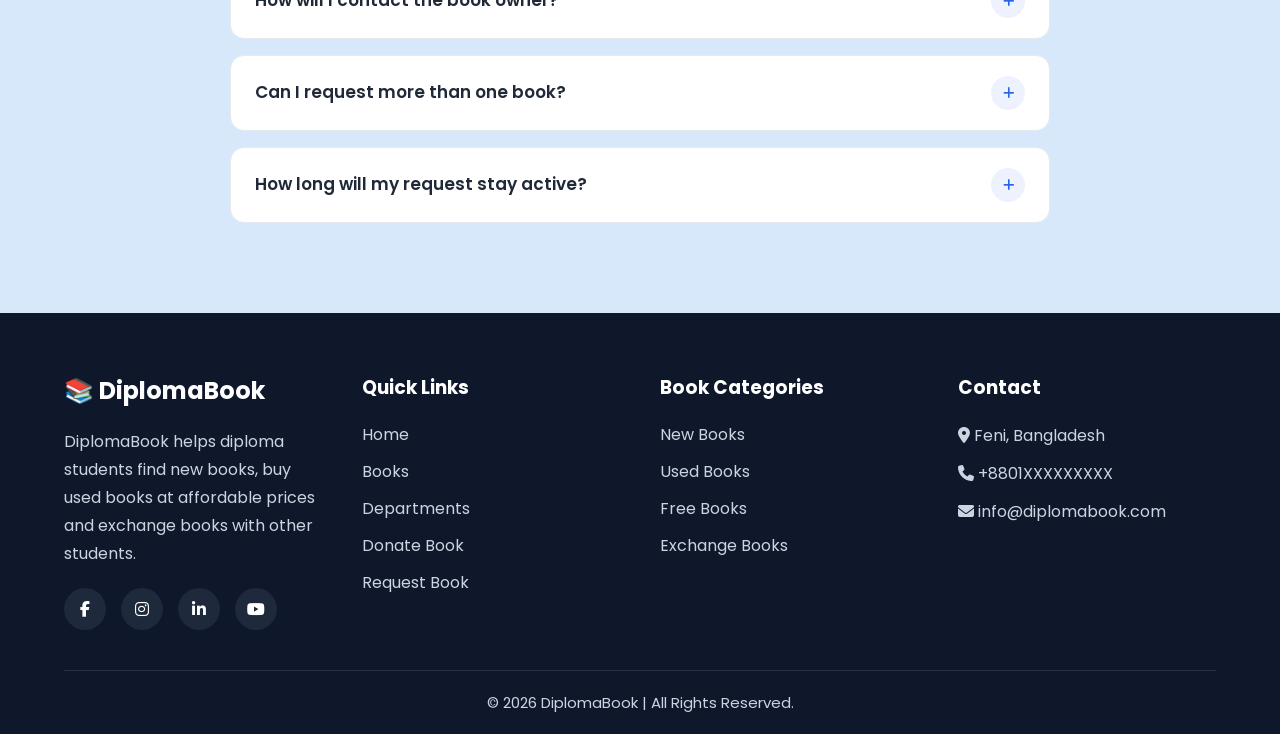
<file: request.html>
<!DOCTYPE html>
<html lang="en">
<head>
    <meta charset="UTF-8">
    <meta name="viewport" content="width=device-width, initial-scale=1.0">
    <title>DiplomaBook | Exchange • Share • Learn</title>

    <link rel="stylesheet" href="request.css">
    <link rel="stylesheet" href="responsive.css">
    <!-- Font Awesome -->
    <link rel="stylesheet"
    href="https://cdnjs.cloudflare.com/ajax/libs/font-awesome/6.6.0/css/all.min.css">

    <link rel="stylesheet" href="nav.css">
</head>
<body>

<!-- ================= NAVBAR ================= -->

<header>

    <nav class="navbar">

        <div class="logo">
            <a href="index.html">📚 DiplomaBook</a>
        </div>

        <button class="nav-toggle" type="button" aria-label="Open menu" aria-expanded="false" aria-controls="primary-nav">
    <span class="nav-toggle-bar"></span>
    <span class="nav-toggle-bar"></span>
    <span class="nav-toggle-bar"></span>
</button>
<div class="nav-links" id="primary-nav">
<ul class="menu">

            <li><a href="index.html">Home</a></li>

            <li><a href="books.html">Books</a></li>

            <li><a href="departments.html">Departments</a></li>

            <li><a href="donate.html">Donate Book</a></li>

            <li><a class="active" href="request.html">Request Book</a></li>

            <li><a href="about.html">About</a></li>

            <li><a href="contact.html">Contact</a></li>

        </ul>

        <a href="login.html" class="login-btn">Login</a>
</div>

    </nav>

</header>

<!--================ HERO SECTION ================-->

<section class="request-hero">

<div class="hero-text">

<h5>📖 Find Your Required Book</h5>

<h1>
Request Your Diploma Book
</h1>

<p>

Can't find your required diploma book?
Submit your request and let seniors help you
find new, used or free books easily.

</p>

<div class="hero-btns">

<a href="#requestForm" class="btn-primary">

<i class="fa-solid fa-paper-plane"></i>
Request Now

</a>

<a href="books.html" class="btn-outline">

<i class="fa-solid fa-book"></i>
Browse Books

</a>

</div>

</div>

<div class="hero-image">

<img src="images/request-book.png" alt="Request Book">

</div>

</section>

<!--================ REQUEST FORM ================-->

<section class="request-section" id="requestForm">

    <h2>Book Request Form</h2>

    <p>
        Fill out the form below to request your required diploma book.
    </p>

    <form>

        <!-- Personal Information -->

        <div class="input-box">

            <div>
                <label>Student Name</label>
                <input type="text" placeholder="Enter your full name">
            </div>

            <div>
                <label>Email Address</label>
                <input type="email" placeholder="Enter your email">
            </div>

        </div>

        <div class="input-box">

            <div>
                <label>Phone Number</label>
                <input type="text" placeholder="01XXXXXXXXX">
            </div>

            <div>
                <label>Institute Name</label>
                <input type="text" placeholder="Polytechnic Institute">
            </div>

        </div>

        <!-- Academic Information -->

        <div class="input-box">

            <div>

                <label>Department</label>

                <select>

                    <option>Computer</option>
                    <option>Civil</option>
                    <option>Electrical</option>
                    <option>Electronics</option>
                    <option>Mechanical</option>
                    <option>Architecture</option>
                    <option>Power</option>
                    <option>RAC</option>
                    <option>Automobile</option>
                    <option>Telecommunication</option>

                </select>

            </div>

            <div>

                <label>Semester</label>

                <select>

                    <option>1st Semester</option>
                    <option>2nd Semester</option>
                    <option>3rd Semester</option>
                    <option>4th Semester</option>
                    <option>5th Semester</option>
                    <option>6th Semester</option>
                    <option>7th Semester</option>
                    <option>8th Semester</option>

                </select>

            </div>

        </div>

        <!-- Book Information -->

        <div class="input-box">

            <div>
                <label>Book Name</label>
                <input type="text" placeholder="Programming in C">
            </div>

            <div>
                <label>Author Name</label>
                <input type="text" placeholder="Author Name">
            </div>

        </div>

        <div class="input-box">

            <div>
                <label>Publisher</label>
                <input type="text" placeholder="Publisher Name">
            </div>

            <div>
                <label>Book Edition</label>
                <input type="text" placeholder="2nd Edition">
            </div>

        </div>

        <div class="input-box">

            <div>

                <label>Book Type</label>

                <select>

                    <option>Any</option>
                    <option>New Book</option>
                    <option>Used Book</option>
                    <option>Free Book</option>

                </select>

            </div>

            <div>

                <label>Urgency</label>

                <select>

                    <option>Normal</option>
                    <option>High</option>
                    <option>Urgent</option>

                </select>

            </div>

        </div>

        <div class="input-box">

            <div>

                <label>Expected Budget (Optional)</label>

                <input type="number" placeholder="500">

            </div>

            <div>

                <label>Preferred Contact</label>

                <select>

                    <option>Phone</option>
                    <option>Email</option>
                    <option>Both</option>

                </select>

            </div>

        </div>

        <div class="full-input">

            <label>Additional Note</label>

            <textarea rows="6"
                placeholder="Write any additional information about the required book..."></textarea>

        </div>

        <div class="submit-area">

            <button type="submit">

                <i class="fa-solid fa-paper-plane"></i>

                Submit Request

            </button>

        </div>

    </form>

</section>
<!--================ WHY REQUEST BOOK ================-->

<section class="why-request">

    <div class="section-title">

        <h2>Why Request a Book?</h2>

        <p>
            Requesting books through DiplomaBook is quick, easy, and completely student-friendly.
        </p>

    </div>

    <div class="feature-container">

        <div class="feature-card">

            <i class="fa-solid fa-magnifying-glass"></i>

            <h3>Easy Search</h3>

            <p>
                Submit your request in a few simple steps and let others help you find the book.
            </p>

        </div>

        <div class="feature-card">

            <i class="fa-solid fa-users"></i>

            <h3>Student Community</h3>

            <p>
                Connect with senior and junior students across different departments.
            </p>

        </div>

        <div class="feature-card">

            <i class="fa-solid fa-book-open"></i>

            <h3>More Book Choices</h3>

            <p>
                Request new books, used books, free books, or exchange books from students.
            </p>

        </div>

        <div class="feature-card">

            <i class="fa-solid fa-bolt"></i>

            <h3>Quick Response</h3>

            <p>
                Receive notifications when someone has the book you are looking for.
            </p>

        </div>

    </div>

</section>


<!--================ HOW IT WORKS ================-->

<section class="how-work">

    <div class="section-title">

        <h2>How It Works</h2>

        <p>
            Requesting your required diploma book is simple and takes only a few steps.
        </p>

    </div>

    <div class="work-container">

        <div class="work-card">

            <div class="work-icon">

                <i class="fa-solid fa-file-circle-plus"></i>

            </div>

            <h3>1. Submit Request</h3>

            <p>
                Fill out the request form with your required book information and submit it.
            </p>

        </div>

        <div class="work-card">

            <div class="work-icon">

                <i class="fa-solid fa-user-check"></i>

            </div>

            <h3>2. Admin Reviews</h3>

            <p>
                Your request is verified and published so other students can view it.
            </p>

        </div>

        <div class="work-card">

            <div class="work-icon">

                <i class="fa-solid fa-comments"></i>

            </div>

            <h3>3. Get Contact</h3>

            <p>
                Students who have the requested book can contact you directly.
            </p>

        </div>

        <div class="work-card">

            <div class="work-icon">

                <i class="fa-solid fa-book-open-reader"></i>

            </div>

            <h3>4. Receive Book</h3>

            <p>
                Buy, borrow, or receive the book and continue your learning journey.
            </p>

        </div>

    </div>

</section>


<!--================ RECENT BOOK REQUESTS ================-->

<section class="recent-request">

    <div class="section-title">

        <h2>Recent Book Requests</h2>

        <p>
            Browse the latest book requests submitted by diploma students.
        </p>

    </div>

    <div class="request-container">

        <!-- Card 1 -->

        <div class="request-card">

            <span class="status urgent">Urgent</span>

            <h3>Digital Electronics</h3>

            <p><i class="fa-solid fa-building-columns"></i> Computer Technology</p>

            <p><i class="fa-solid fa-layer-group"></i> 3rd Semester</p>

            <p><i class="fa-solid fa-user"></i> By: Rakib Hasan</p>

            <h4>Budget: ৳350</h4>

            <a href="#" class="request-btn">View Details</a>

        </div>

        <!-- Card 2 -->

        <div class="request-card">

            <span class="status normal">Normal</span>

            <h3>Programming in C</h3>

            <p><i class="fa-solid fa-building-columns"></i> Computer Technology</p>

            <p><i class="fa-solid fa-layer-group"></i> 1st Semester</p>

            <p><i class="fa-solid fa-user"></i> By: Nayeem</p>

            <h4>Budget: ৳450</h4>

            <a href="#" class="request-btn">View Details</a>

        </div>

        <!-- Card 3 -->

        <div class="request-card">

            <span class="status high">High</span>

            <h3>Engineering Drawing</h3>

            <p><i class="fa-solid fa-building-columns"></i> Civil Technology</p>

            <p><i class="fa-solid fa-layer-group"></i> 2nd Semester</p>

            <p><i class="fa-solid fa-user"></i> By: Sadia</p>

            <h4>Budget: ৳400</h4>

            <a href="#" class="request-btn">View Details</a>

        </div>

        <!-- Card 4 -->

        <div class="request-card">

            <span class="status normal">Normal</span>

            <h3>Principles of Marketing</h3>

            <p><i class="fa-solid fa-building-columns"></i> Business Technology</p>

            <p><i class="fa-solid fa-layer-group"></i> 4th Semester</p>

            <p><i class="fa-solid fa-user"></i> By: Jannat</p>

            <h4>Budget: ৳300</h4>

            <a href="#" class="request-btn">View Details</a>

        </div>

        <!-- Card 5 -->

        <div class="request-card">

            <span class="status urgent">Urgent</span>

            <h3>Architectural Design</h3>

            <p><i class="fa-solid fa-building-columns"></i> Architecture</p>

            <p><i class="fa-solid fa-layer-group"></i> 5th Semester</p>

            <p><i class="fa-solid fa-user"></i> By: Tasnim</p>

            <h4>Budget: ৳550</h4>

            <a href="#" class="request-btn">View Details</a>

        </div>

        <!-- Card 6 -->

        <div class="request-card">

            <span class="status high">High</span>

            <h3>Automobile Air Conditioning</h3>

            <p><i class="fa-solid fa-building-columns"></i> Automobile</p>

            <p><i class="fa-solid fa-layer-group"></i> 6th Semester</p>

            <p><i class="fa-solid fa-user"></i> By: Fahim</p>

            <h4>Budget: ৳600</h4>

            <a href="#" class="request-btn">View Details</a>

        </div>

    </div>

</section>


<!--================ FAQ SECTION ================-->

<section class="faq">

    <div class="section-title">

        <h2>Frequently Asked Questions</h2>

        <p>
            Find answers to the most common questions about requesting books.
        </p>

    </div>

    <div class="faq-container">

        <!-- FAQ 1 -->

        <div class="faq-item">

            <button class="faq-question" type="button" aria-expanded="false">

                How can I request a book?

                <i class="fa-solid fa-plus"></i>

            </button>

            <div class="faq-answer">

                <p>
                    Simply fill out the request form with your required book details
                    and submit it. Other students or seniors can contact you if they
                    have the book.
                </p>

            </div>

        </div>

        <!-- FAQ 2 -->

        <div class="faq-item">

            <button class="faq-question" type="button" aria-expanded="false">

                Is requesting a book free?

                <i class="fa-solid fa-plus"></i>

            </button>

            <div class="faq-answer">

                <p>
                    Yes. Creating a book request is completely free for all diploma
                    students.
                </p>

            </div>

        </div>

        <!-- FAQ 3 -->

        <div class="faq-item">

            <button class="faq-question" type="button" aria-expanded="false">

                How will I contact the book owner?

                <i class="fa-solid fa-plus"></i>

            </button>

            <div class="faq-answer">

                <p>
                    Once someone responds to your request, you can communicate through
                    the contact information provided.
                </p>

            </div>

        </div>

        <!-- FAQ 4 -->

        <div class="faq-item">

            <button class="faq-question" type="button" aria-expanded="false">

                Can I request more than one book?

                <i class="fa-solid fa-plus"></i>

            </button>

            <div class="faq-answer">

                <p>
                    Yes. You can submit multiple requests for different diploma books
                    whenever you need them.
                </p>

            </div>

        </div>

        <!-- FAQ 5 -->

        <div class="faq-item">

            <button class="faq-question" type="button" aria-expanded="false">

                How long will my request stay active?

                <i class="fa-solid fa-plus"></i>

            </button>

            <div class="faq-answer">

                <p>
                    Your request will remain active until you receive the book or
                    choose to remove the request.
                </p>

            </div>

        </div>

    </div>

</section>

<!--================ FOOTER ================-->

<footer>

    <div class="footer-container">

        <div class="footer-box">

            <h2>📚 DiplomaBook</h2>

            <p>
                DiplomaBook helps diploma students find new books,
                buy used books at affordable prices and exchange
                books with other students.
            </p>

            <div class="social">

                <a href="#"><i class="fab fa-facebook-f"></i></a>

                <a href="#"><i class="fab fa-instagram"></i></a>

                <a href="#"><i class="fab fa-linkedin-in"></i></a>

                <a href="#"><i class="fab fa-youtube"></i></a>

            </div>

        </div>



        <div class="footer-box">

            <h3>Quick Links</h3>

            <ul>

                <li><a href="index.html">Home</a></li>

                <li><a href="books.html">Books</a></li>

                <li><a href="departments.html">Departments</a></li>

                <li><a href="donate.html">Donate Book</a></li>

                <li><a href="request.html">Request Book</a></li>

            </ul>

        </div>



        <div class="footer-box">

            <h3>Book Categories</h3>

            <ul>

                <li><a href="#">New Books</a></li>

                <li><a href="#">Used Books</a></li>

                <li><a href="#">Free Books</a></li>

                <li><a href="#">Exchange Books</a></li>

            </ul>

        </div>



        <div class="footer-box">

            <h3>Contact</h3>

            <p><i class="fa-solid fa-location-dot"></i> Feni, Bangladesh</p>

            <p><i class="fa-solid fa-phone"></i> +8801XXXXXXXXX</p>

            <p><i class="fa-solid fa-envelope"></i> info@diplomabook.com</p>

        </div>

    </div>



    <div class="copyright">

        <p>
            © 2026 DiplomaBook | All Rights Reserved.
        </p>

    </div>

</footer>

<!--========== Scroll Top ==========-->

<button id="topBtn">
    <i class="fa-solid fa-arrow-up"></i>
</button>

<script src="https://code.jquery.com/jquery-3.7.1.min.js"></script>

<script src="script.js"></script>
</body>

</html>
</file>
<file: style.css>
/* ===========================
   Google Font
=========================== */
@import url('https://fonts.googleapis.com/css2?family=Poppins:wght@300;400;500;600;700&display=swap');

*{
    margin:0;
    padding:0;
    box-sizing:border-box;
    font-family:'Poppins',sans-serif;
}

body{
    background:#d7e8fa;
    color:#333;
}

a{
    text-decoration:none;
}

ul{
    list-style:none;
}

img{
    width:100%;
    display:block;
}

/* ===========================
Navbar
=========================== */
header{
    width:100%;
    background:#fff;
    box-shadow:0 5px 15px rgba(0,0,0,.08);
    position:sticky;
    top:0;
    z-index:999;
}

.navbar{

    width:90%;
    margin:auto;

    height:80px;

    display:flex;
    justify-content:space-between;
    align-items:center;

}

.logo a{

    font-size:28px;
    font-weight:700;
    color:#2563eb;

}

.menu{

    display:flex;
    gap:30px;

}

.menu li a{

    color:#444;
    font-size:16px;
    font-weight:500;
    transition:.3s;

}

.menu li a:hover,
.menu li a.active{

    color:#2563eb;

}

.login-btn{

    background:#2563eb;
    color:#fff;

    padding:12px 28px;

    border-radius:30px;

    transition:.3s;

}

.login-btn:hover{

    background:#1d4ed8;

}


/*================ HERO ================*/

/*================ HERO SECTION ================*/

.hero{

    width:90%;
    min-height:650px;

    margin:40px auto;

    display:flex;
    align-items:center;
    justify-content:space-between;

    background:linear-gradient(135deg,#eef5ff,#dbeafe);

    border-radius:35px;

    padding:60px 70px;

    position:relative;

    overflow:hidden;

}



/*================ LEFT ================*/

.hero-content{

    flex:0 0 42%;
    z-index:2;

}

.hero-tag{

    display:inline-block;

    background:#fff;

    color:#2563eb;

    padding:8px 18px;

    border-radius:30px;

    margin-bottom:20px;

    box-shadow:0 5px 15px rgba(0,0,0,.08);

}

.hero h1{

    font-size:clamp(40px,5vw,60px);
    line-height:1.2;
    color:#1f2937;
    margin-bottom:25px;

}

.hero h1 span{

    color:#2563eb;

}

.hero p{

    font-size:18px;

    color:#64748b;

    line-height:32px;

    margin-bottom:35px;

}

/*================ BUTTON ================*/

.hero-btn{

    display:flex;

    gap:18px;

    margin-bottom:35px;

}

.btn-primary{

    background:#2563eb;

    color:#fff;

    padding:15px 30px;

    border-radius:40px;

}

.btn-outline{

    border:2px solid #2563eb;

    color:#2563eb;

    padding:15px 30px;

    border-radius:40px;

}

.btn-primary:hover{

    background:#1d4ed8;

}

.btn-outline:hover{

    background:#2563eb;

    color:#fff;

}

/*================ SEARCH ================*/

.hero-search{

    display:flex;

    width:100%;

    max-width:500px;

    background:#fff;

    border-radius:50px;

    overflow:hidden;

    box-shadow:0 10px 30px rgba(0,0,0,.08);

}

.hero-search input{

    flex:1;

    border:none;

    outline:none;

    padding:18px 22px;

}

.hero-search button{

    width:70px;

    border:none;

    background:#2563eb;

    color:#fff;

    cursor:pointer;

}

/*================ IMAGE ================*/

.hero-image{

    flex:1;
    display:flex;
    justify-content:center;
    align-items:center;

}

.hero-image img{

    width:100%;
    max-width:720px;
    height:auto;
}

/*================ RESPONSIVE ================*/

@media(max-width:992px){

.hero{

flex-direction:column;

text-align:center;

padding:50px 30px;

}

.hero-content,
.hero-image{

flex:100%;

}

.hero-image{

justify-content:center;

margin-top:40px;

}

.hero-image img{

width:100%;

max-width:650px;

margin-right:0;

}

.hero-btn{

justify-content:center;

}

.hero-search{

width:100%;

max-width:500px;

margin:auto;

}

.hero h1{

font-size:42px;

line-height:54px;

}

}

/*================ Responsive ================*/





/*==================================
        STATISTICS
==================================*/

.statistics{
    width:90%;
    margin:70px auto;
    display:grid;
    grid-template-columns:repeat(auto-fit,minmax(220px,1fr));
    gap:25px;
}

.stat-card{
    background:#fff;
    border-radius:15px;
    padding:35px 20px;
    text-align:center;
    box-shadow:0 10px 25px rgba(0,0,0,.08);
    transition:.3s;
}

.stat-card:hover{
    transform:translateY(-8px);
}

.stat-card i{
    font-size:40px;
    color:#2563eb;
    margin-bottom:15px;
}

.stat-card h2{
    font-size:35px;
    color:#111;
}

.stat-card p{
    margin-top:10px;
    color:#666;
}


/*==================================
        BOOK CATEGORIES
==================================*/

.categories{
    width:90%;
    margin:80px auto;
    text-align:center;
}

.categories h2{
    font-size:35px;
    margin-bottom:45px;
    color:#1f2937;
}

.category-container{
    display:grid;
    grid-template-columns:repeat(auto-fit,minmax(250px,1fr));
    gap:30px;
}

.card{
    background:#fff;
    border-radius:18px;
    padding:40px 25px;
    box-shadow:0 12px 30px rgba(0,0,0,.08);
    transition:.4s;
    cursor:pointer;
}

.card:hover{
    transform:translateY(-10px);
    box-shadow:0 15px 35px rgba(37,99,235,.2);
}

.card h3{
    font-size:26px;
    margin-bottom:15px;
    color:#2563eb;
}

.card p{
    color:#666;
    line-height:26px;
}



/*==================================
        FEATURED BOOKS
==================================*/

.featured{
    width:90%;
    margin:90px auto;
    text-align:center;
}

.featured h2{
    font-size:36px;
    color:#1f2937;
    margin-bottom:50px;
}

.book-container{
    display:grid;
    grid-template-columns:repeat(auto-fit,minmax(180px,1fr));
    gap:20px;
}

.book-card{
    background:#fff;
    border-radius:18px;
    overflow:hidden;
    box-shadow:0 10px 30px rgba(0,0,0,.08);
    transition:.35s;
    position:relative;
}

.book-card:hover{
    transform:translateY(-10px);
    box-shadow:0 18px 35px rgba(37,99,235,.15);
}

/* Book Image */

.book-card img{
    width:100%;
    height:300px;
    object-fit:cover;
}

/* Book Type Badge */

.book-badge{
    position:absolute;
    top:15px;
    left:15px;
    background:#2563eb;
    color:#fff;
    padding:6px 15px;
    border-radius:30px;
    font-size:13px;
    font-weight:600;
}

.book-card h3{
    margin-top:10px;
    font-size:24px;
    color:#222;
}

.book-card p{
    margin:12px 0;
    color:#666;
}

.book-card h4{
    color:#2563eb;
    font-size:24px;
    margin-bottom:20px;
}

/* Button */

.book-card button{

    margin-bottom:25px;

    padding:12px 28px;

    border:none;

    background:#2563eb;

    color:white;

    border-radius:30px;

    cursor:pointer;

    transition:.3s;

}

.book-card button:hover{

    background:#1748b3;

}

/* Wishlist Icon */

.wishlist{

    position:absolute;

    top:15px;

    right:15px;

    width:42px;

    height:42px;

    border-radius:50%;

    background:white;

    display:flex;

    justify-content:center;

    align-items:center;

    box-shadow:0 5px 15px rgba(0,0,0,.15);

    cursor:pointer;

    transition:.3s;

}

.wishlist:hover{

    background:#2563eb;
    color:white;

}


/*==================================
        DEPARTMENTS
==================================*/

.department{

    width:90%;
    margin:90px auto;
    text-align:center;

}

.department h2{

    font-size:36px;

    margin-bottom:45px;

}

.dept-container{

    display:flex;

    flex-wrap:wrap;

    justify-content:center;

    gap:20px;

}

.dept{

    background:white;

    padding:18px 35px;

    border-radius:50px;

    box-shadow:0 8px 20px rgba(0,0,0,.08);

    font-weight:600;

    cursor:pointer;

    transition:.3s;

}

.dept:hover{

    background:#2563eb;

    color:white;

    transform:translateY(-5px);

}



/*==================================
        HOW IT WORKS
==================================*/

.works{
    width:90%;
    margin:90px auto;
    text-align:center;
}

.works h2{
    font-size:36px;
    margin-bottom:50px;
    color:#1f2937;
}

.steps{
    display:grid;
    grid-template-columns:repeat(auto-fit,minmax(220px,1fr));
    gap:30px;
}

.steps div{
    background:#fff;
    padding:35px 25px;
    border-radius:18px;
    box-shadow:0 10px 25px rgba(0,0,0,.08);
    transition:.3s;
}

.steps div:hover{
    transform:translateY(-10px);
    box-shadow:0 18px 35px rgba(37,99,235,.18);
}

.steps h3{
    color:#2563eb;
    margin-bottom:15px;
    font-size:24px;
}

.steps p{
    color:#666;
    line-height:26px;
}


/*==================================
        DONATE SECTION
==================================*/

.donate{
    width:90%;
    margin:90px auto;
    background:linear-gradient(135deg,#2563eb,#4f46e5);
    color:#fff;
    padding:70px 40px;
    text-align:center;
    border-radius:25px;
}

.donate h2{
    font-size:40px;
    margin-bottom:20px;
}

.donate p{
    font-size:18px;
    line-height:30px;
    margin-bottom:35px;
}

.donate a{
    display:inline-block;
    background:#fff;
    color:#2563eb;
    padding:15px 35px;
    border-radius:40px;
    font-weight:600;
    transition:.3s;
}

.donate a:hover{
    background:#f3f4f6;
    transform:scale(1.05);
}


/*==================================
        STUDENT REVIEWS
==================================*/

.reviews{
    width:90%;
    margin:90px auto;
    text-align:center;
}

.reviews h2{
    font-size:36px;
    margin-bottom:50px;
}

.review-container{
    display:grid;
    grid-template-columns:repeat(auto-fit,minmax(280px,1fr));
    gap:30px;
}

.review-card{
    background:#fff;
    padding:30px;
    border-radius:18px;
    box-shadow:0 10px 25px rgba(0,0,0,.08);
    transition:.3s;
}

.review-card:hover{
    transform:translateY(-8px);
}

.review-card img{
    width:80px;
    height:80px;
    border-radius:50%;
    object-fit:cover;
    margin:0 auto 20px;
}

.review-card h3{
    margin-bottom:10px;
    color:#222;
}

.review-card span{
    color:#2563eb;
    font-size:14px;
}

.review-card p{
    margin-top:20px;
    color:#666;
    line-height:26px;
}


/*==================================
        NEWSLETTER
==================================*/

.newsletter{
    width:90%;
    margin:90px auto;
    background:#fff;
    padding:60px;
    border-radius:20px;
    box-shadow:0 10px 25px rgba(0,0,0,.08);
    text-align:center;
}

.newsletter h2{
    font-size:34px;
    margin-bottom:15px;
}

.newsletter p{
    color:#666;
    margin-bottom:30px;
}

.newsletter form{
    display:flex;
    justify-content:center;
    gap:15px;
    flex-wrap:wrap;
}

.newsletter input{
    width:400px;
    max-width:100%;
    padding:15px;
    border:1px solid #ddd;
    border-radius:10px;
    outline:none;
}

.newsletter button{
    padding:15px 30px;
    border:none;
    background:#2563eb;
    color:#fff;
    border-radius:10px;
    cursor:pointer;
    transition:.3s;
}

.newsletter button:hover{
    background:#1748b3;
}



/*==================================
            FOOTER
==================================*/

footer{

    background:#0f172a;

    color:#fff;

    margin-top:80px;

    padding:60px 0 20px;

}

.footer-container{

    width:90%;
    margin:auto;

    display:grid;
    grid-template-columns:repeat(4,1fr);
    gap:40px;

}

.footer-box h2,
.footer-box h3{

    margin-bottom:20px;

}

.footer-box p{

    color:#cbd5e1;
    line-height:28px;
    margin-bottom:10px;

}

.footer-box ul{

    padding:0;

}

.footer-box ul li{

    list-style:none;
    margin-bottom:12px;

}

.footer-box ul li a{

    color:#cbd5e1;
    transition:.3s;

}

.footer-box ul li a:hover{

    color:#60a5fa;
    padding-left:6px;

}


@media(max-width:992px){

.footer-container{

grid-template-columns:repeat(2,1fr);

}

}

@media(max-width:576px){

.footer-container{

grid-template-columns:1fr;

text-align:center;

}

.social{

justify-content:center;

}

}

/*=============================
        SOCIAL ICON
=============================*/

.social{

    display:flex;
    gap:15px;
    margin-top:20px;

}

.social a{

    width:42px;
    height:42px;

    display:flex;
    justify-content:center;
    align-items:center;

    border-radius:50%;

    background:#1e293b;

    color:#fff;

    transition:.3s;

}

.social a:hover{

    background:#2563eb;
    transform:translateY(-5px);

}

/*=============================
        COPYRIGHT
=============================*/

.copyright{

    width:90%;
    margin:40px auto 0;

    border-top:1px solid rgba(255,255,255,.12);

    text-align:center;

    padding-top:20px;

}

.copyright p{

    color:#cbd5e1;
    font-size:15px;

}


/*==================================
        SCROLL TO TOP
==================================*/

#topBtn{
    position:fixed;
    bottom:25px;
    right:25px;

    width:50px;
    height:50px;

    border:none;
    border-radius:50%;

    background:#2563eb;
    color:#fff;

    cursor:pointer;

    display:none;

    font-size:18px;

    box-shadow:0 8px 20px rgba(0,0,0,.25);

    transition:.3s;
}

#topBtn:hover{
    background:#1748b3;
    transform:scale(1.1);
}


/*==================================
        SMOOTH SCROLL
==================================*/

html{
    scroll-behavior:smooth;
}


/*==================================
        GLOBAL HOVER
==================================*/

button,
.btn,
.login-btn,
.donate a{
    transition:.3s;
}

button:hover,
.btn:hover{
    transform:translateY(-2px);
}


/*==================================
        RESPONSIVE
==================================*/
</file>
<file: responsive.css>
@media(max-width:991px){

.hero{

    flex-direction:column;

}

.hero-content{

    width:100%;
    text-align:center;

}

.hero-image{

    width:100%;

}

.hero-content h1{

    font-size:42px;
    line-height:55px;

}

.hero-btn{

    justify-content:center;

}

}

@media(max-width:576px){

.hero-content h1{

    font-size:34px;
    line-height:45px;

}

.hero-content p{

    font-size:16px;

}

.hero-btn{

    flex-direction:column;

}

}

@media(max-width:768px){

.search-section form{
    flex-direction:column;
}

.search-section button{
    width:100%;
}

}

@media(max-width:768px){

.book-card img{

height:220px;

}

.featured h2,
.department h2{

font-size:30px;

}

}

@media(max-width:768px){

.donate h2{
    font-size:30px;
}

.newsletter{
    padding:35px 20px;
}

.newsletter form{
    flex-direction:column;
}

.newsletter input,
.newsletter button{
    width:100%;
}

}

@media(max-width:992px){

.footer-container{
    grid-template-columns:1fr;
    text-align:center;
}

.footer-bottom{
    flex-direction:column;
    gap:20px;
}

.social-icons{
    justify-content:center;
}

}

@media(max-width:768px){

.hero h1{
    font-size:34px;
}

.featured h2,
.department h2,
.works h2,
.reviews h2,
.categories h2{
    font-size:28px;
}

}
</file>
<file: nav.css>
/* =====================================================
   SHARED RESPONSIVE NAVIGATION
   Single source of truth for the header across all pages.
   Loaded LAST so it can override per-page navbar rules.
===================================================== */

/* Wrapper holding the menu + login button */
.nav-links{
    display:flex;
    align-items:center;
    gap:30px;
}

/* Keep the menu visible on desktop even where a per-page stylesheet
   sets `.menu{display:none}` at a wider breakpoint than our toggle.
   `.nav-links .menu` outranks `.menu`, closing that dead zone. */
.nav-links .menu{
    display:flex;
}

/* Hamburger button (hidden on desktop) */
.nav-toggle{
    display:none;
    width:46px;
    height:46px;
    padding:11px;
    border:none;
    background:transparent;
    border-radius:10px;
    cursor:pointer;
    flex-direction:column;
    justify-content:space-between;
    transition:background .3s;
}

.nav-toggle:hover{
    background:#eef2ff;
}

.nav-toggle-bar{
    display:block;
    width:100%;
    height:3px;
    border-radius:3px;
    background:#1f2937;
    transition:transform .3s ease, opacity .25s ease;
}

/* =====================================================
   MOBILE / TABLET
===================================================== */
@media(max-width:900px){

    .nav-toggle{
        display:flex;
    }

    /* Slide-down drawer */
    .nav-links{
        position:fixed;
        top:80px;
        left:0;
        right:0;
        flex-direction:column;
        align-items:stretch;
        gap:0;
        background:#fff;
        padding:12px 6% 26px;
        box-shadow:0 18px 30px rgba(0,0,0,.10);
        border-top:1px solid #eef1f6;
        max-height:calc(100vh - 80px);
        overflow-y:auto;
        transform:translateY(-140%);
        opacity:0;
        visibility:hidden;
        transition:transform .35s ease, opacity .3s ease, visibility .3s ease;
        z-index:998;
    }

    .nav-links.open{
        transform:translateY(0);
        opacity:1;
        visibility:visible;
    }

    /* Force the menu visible inside the drawer even where
       per-page CSS sets `.menu{display:none}` on mobile.
       Higher specificity (`.nav-links .menu`) wins the cascade. */
    .nav-links .menu{
        display:flex !important;
        flex-direction:column;
        width:100%;
        gap:0;
    }

    .nav-links .menu li{
        width:100%;
    }

    .nav-links .menu li a{
        display:block;
        width:100%;
        padding:15px 4px;
        font-size:17px;
        border-bottom:1px solid #eef1f6;
    }

    .nav-links .login-btn{
        margin-top:20px;
        width:100%;
        text-align:center;
    }

    /* Hamburger -> X animation */
    .nav-toggle.open .nav-toggle-bar:nth-child(1){
        transform:translateY(9.5px) rotate(45deg);
    }
    .nav-toggle.open .nav-toggle-bar:nth-child(2){
        opacity:0;
    }
    .nav-toggle.open .nav-toggle-bar:nth-child(3){
        transform:translateY(-9.5px) rotate(-45deg);
    }
}

/* Prevent background scroll while the mobile drawer is open */
body.nav-open{
    overflow:hidden;
}
</file>
<file: about.css>
/* ===========================
   Google Font
=========================== */
@import url('https://fonts.googleapis.com/css2?family=Poppins:wght@300;400;500;600;700&display=swap');

*{
    margin:0;
    padding:0;
    box-sizing:border-box;
    font-family:'Poppins',sans-serif;
}

body{
    background:#d7e8fa;
    color:#333;
}

a{
    text-decoration:none;
}

ul{
    list-style:none;
}

img{
    width:100%;
    display:block;
}

/* ===========================
Navbar
=========================== */
header{
    width:100%;
    background:#fff;
    box-shadow:0 5px 15px rgba(0,0,0,.08);
    position:sticky;
    top:0;
    z-index:999;
}

.navbar{

    width:90%;
    margin:auto;

    height:80px;

    display:flex;
    justify-content:space-between;
    align-items:center;

}

.logo a{

    font-size:28px;
    font-weight:700;
    color:#2563eb;

}

.menu{

    display:flex;
    gap:30px;

}

.menu li a{

    color:#444;
    font-size:16px;
    font-weight:500;
    transition:.3s;

}

.menu li a:hover,
.menu li a.active{

    color:#2563eb;

}

.login-btn{

    background:#2563eb;
    color:#fff;

    padding:12px 28px;

    border-radius:30px;

    transition:.3s;

}

.login-btn:hover{

    background:#1d4ed8;

}

/*==================================
        ABOUT HERO
==================================*/

.about-hero{

    width:90%;
    margin:40px auto;
    padding:70px;

    display:flex;
    justify-content:space-between;
    align-items:center;
    gap:60px;

    background:linear-gradient(135deg,#eef5ff,#dbeafe);

    border-radius:30px;

}

.hero-text{

    flex:1;

}

.hero-text h5{

    color:#2563eb;
    font-size:18px;
    margin-bottom:15px;

}

.hero-text h1{

    font-size:55px;
    line-height:68px;
    color:#1f2937;
    margin-bottom:25px;

}

.hero-text p{

    color:#64748b;
    font-size:18px;
    line-height:32px;
    margin-bottom:35px;

}

.hero-image{

    flex:1;
    text-align:right;

}

.hero-image img{

    max-width:700px;


}
/*==================================
        ABOUT SECTION
==================================*/

.about-section{

    width:90%;
    margin:90px auto;

    display:flex;
    align-items:center;
    gap:60px;

}

.about-image{

    flex:1;

}

.about-image img{

    border-radius:20px;

}

.about-content{

    flex:1;

}

.about-content h2{

    font-size:40px;
    margin-bottom:25px;
    color:#1f2937;

}

.about-content p{

    color:#64748b;
    line-height:30px;
    margin-bottom:20px;

}

.about-feature{

    display:grid;
    grid-template-columns:repeat(2,1fr);
    gap:20px;
    margin-top:30px;

}

.feature-box{

    background:#fff;
    padding:25px;
    border-radius:15px;
    text-align:center;
    box-shadow:0 10px 25px rgba(0,0,0,.08);

}

.feature-box i{

    font-size:35px;
    color:#2563eb;
    margin-bottom:15px;

}

/*==================================
    MISSION & VISION
==================================*/

.mission{

    width:90%;
    margin:90px auto;

    display:grid;
    grid-template-columns:repeat(2,1fr);
    gap:30px;

}

.mission-card{

    background:#fff;
    padding:40px;
    border-radius:20px;
    text-align:center;
    box-shadow:0 10px 25px rgba(0,0,0,.08);

}

.mission-card i{

    font-size:45px;
    color:#2563eb;
    margin-bottom:20px;

}

.mission-card h2{

    margin-bottom:20px;

}

.mission-card p{

    color:#64748b;
    line-height:30px;

}

/*==================================
        WHY CHOOSE
==================================*/

.why-choose{

    width:90%;
    margin:90px auto;
    text-align:center;

}

.section-title{

    margin-bottom:50px;

}

.section-title h2{

    font-size:40px;
    margin-bottom:15px;

}

.section-title p{

    color:#64748b;

}

.choose-container{

    display:grid;
    grid-template-columns:repeat(auto-fit,minmax(260px,1fr));
    gap:30px;

}

.choose-card{

    background:#fff;
    padding:35px;
    border-radius:20px;
    box-shadow:0 10px 25px rgba(0,0,0,.08);
    transition:.3s;

}

.choose-card:hover{

    transform:translateY(-10px);

}

.choose-card i{

    font-size:40px;
    color:#2563eb;
    margin-bottom:20px;

}

.choose-card h3{

    margin-bottom:15px;

}

.choose-card p{

    color:#64748b;
    line-height:28px;

}


/*==================================
        STATISTICS
==================================*/

.statistics{

    width:90%;
    margin:90px auto;

    display:grid;
    grid-template-columns:repeat(auto-fit,minmax(220px,1fr));
    gap:25px;

}

.stat-card{

    background:#fff;
    padding:35px;
    border-radius:20px;
    text-align:center;
    box-shadow:0 10px 25px rgba(0,0,0,.08);

}

.stat-card i{

    font-size:40px;
    color:#2563eb;
    margin-bottom:15px;

}

.stat-card h2{

    font-size:40px;
    color:#2563eb;
    margin-bottom:10px;

}

.stat-card p{

    color:#64748b;

}

/*==================================
            CTA
==================================*/

.about-cta{

    width:90%;
    margin:90px auto;

    background:linear-gradient(135deg,#2563eb,#1d4ed8);

    color:#fff;

    padding:70px;

    text-align:center;

    border-radius:25px;

}

.about-cta h2{

    font-size:42px;
    margin-bottom:20px;

}

.about-cta p{

    max-width:700px;
    margin:0 auto 35px;
    line-height:30px;

}

.cta-btn{

    display:flex;
    justify-content:center;
    gap:20px;

}

.btn-primary{

    background:#fff;
    color:#2563eb;

    padding:15px 30px;

    border-radius:40px;

}

.btn-outline{

    border:2px solid #fff;

    color:#fff;

    padding:15px 30px;

    border-radius:40px;

}

/*==================================
        RESPONSIVE
==================================*/

@media(max-width:992px){

.about-hero,
.about-section{

    flex-direction:column;
    text-align:center;

}

.mission{

    grid-template-columns:1fr;

}

.hero-image{

    text-align:center;

}

.hero-image img{

    max-width:450px;

}

.about-feature{

    grid-template-columns:1fr 1fr;

}

}

@media(max-width:576px){

.hero-text h1{

    font-size:36px;
    line-height:48px;

}

.about-content h2,
.section-title h2,
.about-cta h2{

    font-size:30px;

}

.about-feature{

    grid-template-columns:1fr;

}

.cta-btn{

    flex-direction:column;

}

}

/*==================================
            FOOTER
==================================*/

footer{

    background:#0f172a;

    color:#fff;

    margin-top:80px;

    padding:60px 0 20px;

}

.footer-container{

    width:90%;
    margin:auto;

    display:grid;
    grid-template-columns:repeat(4,1fr);
    gap:40px;

}

.footer-box h2,
.footer-box h3{

    margin-bottom:20px;

}

.footer-box p{

    color:#cbd5e1;
    line-height:28px;
    margin-bottom:10px;

}

.footer-box ul{

    padding:0;

}

.footer-box ul li{

    list-style:none;
    margin-bottom:12px;

}

.footer-box ul li a{

    color:#cbd5e1;
    transition:.3s;

}

.footer-box ul li a:hover{

    color:#60a5fa;
    padding-left:6px;

}


@media(max-width:992px){

.footer-container{

grid-template-columns:repeat(2,1fr);

}

}

@media(max-width:576px){

.footer-container{

grid-template-columns:1fr;

text-align:center;

}

.social{

justify-content:center;

}

}

/*=============================
        SOCIAL ICON
=============================*/

.social{

    display:flex;
    gap:15px;
    margin-top:20px;

}

.social a{

    width:42px;
    height:42px;

    display:flex;
    justify-content:center;
    align-items:center;

    border-radius:50%;

    background:#1e293b;

    color:#fff;

    transition:.3s;

}

.social a:hover{

    background:#2563eb;
    transform:translateY(-5px);

}

/*=============================
        COPYRIGHT
=============================*/

.copyright{

    width:90%;
    margin:40px auto 0;

    border-top:1px solid rgba(255,255,255,.12);

    text-align:center;

    padding-top:20px;

}

.copyright p{

    color:#cbd5e1;
    font-size:15px;

}


/*==================================
        SCROLL TO TOP
==================================*/

#topBtn{
    position:fixed;
    bottom:25px;
    right:25px;

    width:50px;
    height:50px;

    border:none;
    border-radius:50%;

    background:#2563eb;
    color:#fff;

    cursor:pointer;

    display:none;

    font-size:18px;

    box-shadow:0 8px 20px rgba(0,0,0,.25);

    transition:.3s;
}

#topBtn:hover{
    background:#1748b3;
    transform:scale(1.1);
}


/*==================================
        SMOOTH SCROLL
==================================*/

html{
    scroll-behavior:smooth;
}


/*==================================
        GLOBAL HOVER
==================================*/

button,
.btn,
.login-btn,
.donate a{
    transition:.3s;
}

button:hover,
.btn:hover{
    transform:translateY(-2px);
}


/*==================================
        RESPONSIVE
==================================*/
</file>
<file: books.css>
/*=============================
        GOOGLE FONT
=============================*/

@import url('https://fonts.googleapis.com/css2?family=Poppins:wght@300;400;500;600;700&display=swap');

*{
    margin:0;
    padding:0;
    box-sizing:border-box;
    font-family:'Poppins',sans-serif;
}

body{
    background:#f5f7fb;
    color:#333;
}

a{
    text-decoration:none;
}

ul{
    list-style:none;
}

/*=============================
          NAVBAR
=============================*/

header{
    width:100%;
    background:#fff;
    box-shadow:0 5px 15px rgba(0,0,0,.08);
    position:sticky;
    top:0;
    z-index:999;
}

.navbar{

    width:90%;
    margin:auto;

    height:80px;

    display:flex;
    justify-content:space-between;
    align-items:center;

}

.logo a{

    font-size:28px;
    font-weight:700;
    color:#2563eb;

}

.menu{

    display:flex;
    gap:30px;

}

.menu li a{

    color:#444;
    font-size:16px;
    font-weight:500;
    transition:.3s;

}

.menu li a:hover,
.menu li a.active{

    color:#2563eb;

}

.login-btn{

    background:#2563eb;
    color:#fff;

    padding:12px 28px;

    border-radius:30px;

    transition:.3s;

}

.login-btn:hover{

    background:#1d4ed8;

}

/*=============================
        PAGE BANNER
=============================*/

.page-banner{

    height:320px;

    background:linear-gradient(135deg,#2563eb,#4f46e5);

    background-size:cover;
    background-position:center;

    display:flex;
    justify-content:center;
    align-items:center;

    text-align:center;

}

.overlay h1{

    font-size:55px;

    color:#fff;

    margin-bottom:15px;

}

.overlay p{

    color:#fff;

    font-size:20px;

}

/*=============================
        SEARCH AREA
=============================*/

.search-area{

    width:90%;

    margin:60px auto;

    display:grid;

    grid-template-columns:2fr 1fr 1fr auto;

    gap:20px;

}

.search-area input,
.search-area select{

    height:55px;

    border:1px solid #ddd;

    border-radius:10px;

    padding:0 18px;

    outline:none;

    font-size:16px;

    background:#fff;

}

.search-area input:focus,
.search-area select:focus{

    border-color:#2563eb;

}

.search-area button{

    padding:0 35px;

    border:none;

    background:#2563eb;

    color:#fff;

    border-radius:10px;

    cursor:pointer;

    font-size:16px;

    transition:.3s;

}

.search-area button:hover{

    background:#1d4ed8;

}

/*=============================
      CATEGORY BUTTON
=============================*/

.category{

    width:90%;

    margin:auto auto 50px;

    display:flex;

    justify-content:center;

    flex-wrap:wrap;

    gap:20px;

}

.category button{

    border:none;

    padding:13px 28px;

    background:#fff;

    border-radius:30px;

    box-shadow:0 5px 15px rgba(0,0,0,.08);

    cursor:pointer;

    transition:.3s;

    font-size:15px;

}

.category button:hover,
.active-btn{

    background:#2563eb !important;

    color:#fff;

}

/*=============================
        RESPONSIVE
=============================*/

@media(max-width:991px){

.menu{

    display:none;

}

.search-area{

    grid-template-columns:1fr;

}

.overlay h1{

    font-size:40px;

}

}

@media(max-width:576px){

.page-banner{

    height:220px;

}

.overlay h1{

    font-size:32px;

}

.overlay p{

    font-size:16px;

}

}

/*==========================
   Result Bar
==========================*/

.result-bar{

    width:90%;
    margin:0 auto 25px;

    display:flex;
    align-items:center;
    justify-content:space-between;
    flex-wrap:wrap;
    gap:15px;

}

.result-bar #resultCount{

    color:#475569;
    font-weight:500;
    font-size:16px;

}

#clearFilters{

    border:none;
    background:#eef2ff;
    color:#2563eb;
    padding:10px 20px;
    border-radius:30px;
    cursor:pointer;
    font-weight:500;
    font-size:14px;
    transition:.3s;

}

#clearFilters:hover{

    background:#2563eb;
    color:#fff;

}

/*==========================
   Dynamic Book Grid
==========================*/

.book-grid{

    width:90%;
    margin:0 auto 70px;

    display:grid;
    grid-template-columns:repeat(auto-fill,minmax(230px,1fr));
    gap:28px;

}

.book-card{

    background:#fff;
    border-radius:18px;
    overflow:hidden;
    text-align:center;

    box-shadow:0 10px 30px rgba(0,0,0,.08);

    transition:transform .35s, box-shadow .35s;

    position:relative;

    animation:cardIn .4s ease both;

}

@keyframes cardIn{

    from{ opacity:0; transform:translateY(15px); }
    to{ opacity:1; transform:translateY(0); }

}

.book-card:hover{

    transform:translateY(-8px);
    box-shadow:0 18px 35px rgba(37,99,235,.18);

}

.book-card img{

    width:100%;
    height:280px;
    object-fit:cover;

}

.book-card h3{

    margin:16px 15px 6px;
    font-size:20px;
    color:#1f2937;

}

.book-card p{

    color:#64748b;
    font-size:14px;
    margin:0 15px 10px;

}

.book-card h4{

    color:#2563eb;
    font-size:22px;
    margin-bottom:18px;

}

.book-card .view-btn{

    margin-bottom:22px;
    padding:11px 26px;
    border:none;
    background:#2563eb;
    color:#fff;
    border-radius:30px;
    cursor:pointer;
    font-size:14px;
    transition:.3s;

}

.book-card .view-btn:hover{

    background:#1d4ed8;

}

/* Badge */

.book-badge{

    position:absolute;
    top:15px;
    left:15px;
    color:#fff;
    padding:6px 15px;
    border-radius:30px;
    font-size:12px;
    font-weight:600;
    letter-spacing:.5px;
    z-index:2;

}

.badge-new{  background:#2563eb; }
.badge-used{ background:#f59e0b; }
.badge-free{ background:#16a34a; }

/* Wishlist */

.book-card .wishlist{

    position:absolute;
    top:15px;
    right:15px;

    width:40px;
    height:40px;

    border-radius:50%;
    background:#fff;

    display:flex;
    justify-content:center;
    align-items:center;

    box-shadow:0 5px 15px rgba(0,0,0,.15);
    cursor:pointer;
    transition:.3s;
    z-index:2;

}

.book-card .wishlist:hover{

    transform:scale(1.1);

}

/*==========================
   No Results
==========================*/

.no-results{

    width:90%;
    margin:20px auto 80px;
    text-align:center;
    padding:60px 20px;

    background:#fff;
    border-radius:18px;
    box-shadow:0 10px 30px rgba(0,0,0,.06);

}

.no-results i{

    font-size:50px;
    color:#c7d2fe;
    margin-bottom:18px;

}

.no-results h3{

    font-size:24px;
    color:#1f2937;
    margin-bottom:8px;

}

.no-results p{

    color:#64748b;

}

@media(max-width:768px){

    .book-grid{

        grid-template-columns:repeat(auto-fill,minmax(160px,1fr));
        gap:18px;

    }

    .book-card img{

        height:220px;

    }

    .result-bar{

        justify-content:center;
        text-align:center;

    }

}

@media(max-width:400px){

    .book-grid{

        grid-template-columns:1fr;

    }

}



/*=============================
            FOOTER
=============================*/

footer{

    background:#0f172a;

    color:#fff;

    margin-top:80px;

    padding:60px 0 20px;

}

.footer-container{

    width:90%;
    margin:auto;

    display:grid;
    grid-template-columns:repeat(4,1fr);
    gap:40px;

}

.footer-box h2,
.footer-box h3{

    margin-bottom:20px;

}

.footer-box p{

    color:#cbd5e1;
    line-height:28px;
    margin-bottom:10px;

}

.footer-box ul{

    padding:0;

}

.footer-box ul li{

    list-style:none;
    margin-bottom:12px;

}

.footer-box ul li a{

    color:#cbd5e1;
    transition:.3s;

}

.footer-box ul li a:hover{

    color:#60a5fa;
    padding-left:6px;

}

/*=============================
        SOCIAL ICON
=============================*/

.social{

    display:flex;
    gap:15px;
    margin-top:20px;

}

.social a{

    width:42px;
    height:42px;

    display:flex;
    justify-content:center;
    align-items:center;

    border-radius:50%;

    background:#1e293b;

    color:#fff;

    transition:.3s;

}

.social a:hover{

    background:#2563eb;
    transform:translateY(-5px);

}

/*=============================
        COPYRIGHT
=============================*/

.copyright{

    width:90%;
    margin:40px auto 0;

    border-top:1px solid rgba(255,255,255,.12);

    text-align:center;

    padding-top:20px;

}

.copyright p{

    color:#cbd5e1;
    font-size:15px;

}

/*=============================
        SCROLL TOP
=============================*/

#topBtn{

    position:fixed;

    right:25px;
    bottom:25px;

    width:50px;
    height:50px;

    border:none;

    border-radius:50%;

    background:#2563eb;

    color:#fff;

    cursor:pointer;

    display:none;

    font-size:18px;

    box-shadow:0 8px 20px rgba(0,0,0,.2);

    transition:.3s;

}

#topBtn:hover{

    background:#1d4ed8;

    transform:scale(1.1);

}

/*=============================
        SCROLLBAR
=============================*/

::-webkit-scrollbar{

    width:10px;

}

::-webkit-scrollbar-track{

    background:#f1f1f1;

}

::-webkit-scrollbar-thumb{

    background:#2563eb;

    border-radius:20px;

}

::-webkit-scrollbar-thumb:hover{

    background:#1d4ed8;

}

/*=============================
        RESPONSIVE
=============================*/

@media(max-width:992px){

.footer-container{

    grid-template-columns:repeat(2,1fr);

}

}

@media(max-width:768px){

.pagination{

    flex-wrap:wrap;

}

.footer-container{

    grid-template-columns:1fr;
    text-align:center;

}

.social{

    justify-content:center;

}

.footer-box{

    margin-bottom:20px;

}

}

@media(max-width:576px){

.pagination a{

    width:40px;
    height:40px;

}

.footer-box h2{

    font-size:28px;

}

.footer-box h3{

    font-size:22px;

}

}
</file>
<file: contact.css>
/*=============================
        GOOGLE FONT
=============================*/

@import url('https://fonts.googleapis.com/css2?family=Poppins:wght@300;400;500;600;700&display=swap');

*{
    margin:0;
    padding:0;
    box-sizing:border-box;
    font-family:'Poppins',sans-serif;
}

body{
    background:#f5f7fb;
    color:#333;
}

a{
    text-decoration:none;
}

ul{
    list-style:none;
}

/*=============================
          NAVBAR
=============================*/

header{
    width:100%;
    background:#fff;
    box-shadow:0 5px 15px rgba(0,0,0,.08);
    position:sticky;
    top:0;
    z-index:999;
}

.navbar{

    width:90%;
    margin:auto;

    height:80px;

    display:flex;
    justify-content:space-between;
    align-items:center;

}

.logo a{

    font-size:28px;
    font-weight:700;
    color:#2563eb;

}

.menu{

    display:flex;
    gap:30px;

}

.menu li a{

    color:#444;
    font-size:16px;
    font-weight:500;
    transition:.3s;

}

.menu li a:hover,
.menu li a.active{

    color:#2563eb;

}

.login-btn{

    background:#2563eb;
    color:#fff;

    padding:12px 28px;

    border-radius:30px;

    transition:.3s;

}

.login-btn:hover{

    background:#1d4ed8;

}
/*==================================
        CONTACT HERO
        "We're Here to Help You"
==================================*/

.contact-hero{

    position:relative;
    overflow:hidden;

    width:90%;
    margin:40px auto;
    padding:70px 60px;

    display:flex;
    justify-content:space-between;
    align-items:center;
    gap:60px;

    background:linear-gradient(135deg,#eef5ff,#dbeafe);

    border-radius:30px;

}

/* Soft decorative accent — stays within the palette */
.contact-hero::before{

    content:"";
    position:absolute;
    top:-120px;
    right:-90px;

    width:320px;
    height:320px;

    background:radial-gradient(circle,rgba(37,99,235,.18),transparent 70%);

    border-radius:50%;
    pointer-events:none;

}

.hero-text{

    flex:1;
    position:relative;
    z-index:1;

}

/* Eyebrow badge */
.hero-badge{

    display:inline-block;

    background:#fff;
    color:#2563eb;

    font-size:14px;
    font-weight:600;

    padding:9px 20px;
    border-radius:30px;

    margin-bottom:22px;

    box-shadow:0 6px 18px rgba(37,99,235,.12);

}

.hero-text h1{

    font-size:clamp(36px,5vw,56px);
    line-height:1.18;
    font-weight:700;
    color:#1f2937;
    letter-spacing:-.5px;

    margin-bottom:22px;

}

.hero-text h1 span{

    color:#2563eb;

}

.hero-text p{

    color:#64748b;
    font-size:18px;
    line-height:32px;

    max-width:520px;

    margin-bottom:32px;

}

/*==================================
        HERO HIGHLIGHTS
==================================*/

.hero-highlights{

    display:flex;
    flex-wrap:wrap;
    gap:16px;

    margin-bottom:36px;

}

.highlight{

    display:flex;
    align-items:center;
    gap:14px;

    background:rgba(255,255,255,.7);
    backdrop-filter:blur(4px);

    padding:14px 18px;

    border-radius:14px;

    box-shadow:0 6px 18px rgba(37,99,235,.08);

    transition:transform .3s ease, box-shadow .3s ease;

}

.highlight:hover{

    transform:translateY(-4px);

    box-shadow:0 12px 26px rgba(37,99,235,.16);

}

.highlight i{

    flex-shrink:0;

    width:44px;
    height:44px;

    display:flex;
    align-items:center;
    justify-content:center;

    background:#2563eb;
    color:#fff;

    border-radius:12px;

    font-size:18px;

}

.highlight-text h4{

    font-size:15px;
    color:#1f2937;
    margin-bottom:2px;

}

.highlight-text span{

    font-size:13px;
    color:#64748b;

}

/*==================================
        HERO ACTIONS
==================================*/

.hero-actions{

    display:flex;
    flex-wrap:wrap;
    gap:16px;

}

/* Solid brand button (overrides the white .btn-primary used in the CTA) */
.contact-hero .btn-primary{

    display:inline-flex;
    align-items:center;
    gap:10px;

    background:#2563eb;
    color:#fff;

    padding:15px 32px;
    border-radius:40px;

    font-weight:500;

    box-shadow:0 10px 22px rgba(37,99,235,.25);

    transition:transform .3s ease, background .3s ease, box-shadow .3s ease;

}

.contact-hero .btn-primary:hover{

    background:#1d4ed8;

    transform:translateY(-3px);

    box-shadow:0 14px 28px rgba(37,99,235,.35);

}

.btn-ghost{

    display:inline-flex;
    align-items:center;
    gap:10px;

    background:transparent;
    color:#2563eb;

    padding:15px 30px;
    border:2px solid #2563eb;
    border-radius:40px;

    font-weight:500;

    transition:transform .3s ease, background .3s ease, color .3s ease;

}

.btn-ghost:hover{

    background:#2563eb;
    color:#fff;

    transform:translateY(-3px);

}

/*==================================
        HERO IMAGE
==================================*/

.hero-image{

    flex:1;
    position:relative;
    z-index:1;

    display:flex;
    justify-content:flex-end;

}

.hero-image img{

    width:100%;
    max-width:560px;
    height:auto;

    filter:drop-shadow(0 20px 35px rgba(37,99,235,.18));

    animation:heroFloat 5s ease-in-out infinite;

}

@keyframes heroFloat{

    0%,100%{ transform:translateY(0); }
    50%{ transform:translateY(-14px); }

}

/*==================================
        CONTACT SECTION
==================================*/

.contact-section{

    width:90%;
    margin:90px auto;

    display:grid;
    grid-template-columns:1fr 1.3fr;
    gap:40px;

}

.contact-info,
.contact-form{

    background:#fff;

    padding:40px;

    border-radius:20px;

    box-shadow:0 10px 25px rgba(0,0,0,.08);

}

.contact-info h2,
.contact-form h2{

    margin-bottom:15px;

    color:#1f2937;

}

.contact-info>p{

    color:#64748b;

    margin-bottom:30px;

}

/*==================================
        INFO BOX
==================================*/

.info-box{

    display:flex;

    gap:20px;

    align-items:flex-start;

    margin-bottom:25px;

}

.info-box i{

    width:55px;
    height:55px;

    border-radius:50%;

    background:#eff6ff;

    color:#2563eb;

    display:flex;

    justify-content:center;

    align-items:center;

    font-size:22px;

}

.info-box h3{

    margin-bottom:5px;

}

.info-box p{

    color:#64748b;

}

/*==================================
        FORM
==================================*/

.input-box{

    display:grid;

    grid-template-columns:repeat(2,1fr);

    gap:20px;

    margin-bottom:20px;

}

.input-box input,
.full-input textarea{

    width:100%;

    padding:15px;

    border:1px solid #d1d5db;

    border-radius:10px;

    outline:none;

    font-size:15px;

}

.input-box input:focus,
.full-input textarea:focus{

    border-color:#2563eb;

    box-shadow:0 0 10px rgba(37,99,235,.15);

}

.full-input{

    margin-bottom:25px;

}

.full-input textarea{

    resize:none;

}

.submit-area button{

    background:#2563eb;

    color:#fff;

    border:none;

    padding:15px 35px;

    border-radius:40px;

    cursor:pointer;

    font-size:16px;

    transition:.3s;

}

.submit-area button:hover{

    background:#1d4ed8;

}

/*==================================
        GOOGLE MAP
==================================*/

.map-section{

    width:90%;

    margin:90px auto;

    text-align:center;

}

.section-title{

    margin-bottom:40px;

}

.section-title h2{

    font-size:40px;

    margin-bottom:15px;

}

.section-title p{

    color:#64748b;

}

.map-container{

    overflow:hidden;

    border-radius:20px;

    box-shadow:0 10px 25px rgba(0,0,0,.08);

}

.map-container iframe{

    width:100%;

    height:450px;

    border:0;

}

/*==================================
        CTA
==================================*/

.contact-cta{

    width:90%;

    margin:90px auto;

    padding:70px;

    text-align:center;

    border-radius:25px;

    color:#fff;

    background:linear-gradient(135deg,#2563eb,#1d4ed8);

}

.contact-cta h2{

    font-size:42px;

    margin-bottom:20px;

}

.contact-cta p{

    max-width:700px;

    margin:0 auto 35px;

    line-height:30px;

}

.cta-btn{

    display:flex;

    justify-content:center;

    gap:20px;

}

.btn-primary{

    background:#fff;

    color:#2563eb;

    padding:15px 30px;

    border-radius:40px;

}

.btn-outline{

    border:2px solid #fff;

    color:#fff;

    padding:15px 30px;

    border-radius:40px;

}

/*==================================
        RESPONSIVE
==================================*/

@media(max-width:992px){

.contact-hero{

    flex-direction:column-reverse;

    text-align:center;

    padding:55px 40px;

}

.hero-text p{

    margin-left:auto;
    margin-right:auto;

}

.hero-highlights,
.hero-actions{

    justify-content:center;

}

.hero-image{

    justify-content:center;

}

.hero-image img{

    max-width:420px;

}

.contact-section{

    grid-template-columns:1fr;

}

.input-box{

    grid-template-columns:1fr;

}

}

@media(max-width:576px){

.contact-hero{

    padding:40px 22px;

}

.hero-highlights{

    flex-direction:column;

}

.highlight{

    width:100%;

}

.hero-actions{

    flex-direction:column;

}

.hero-actions a{

    justify-content:center;

}

.hero-image img{

    max-width:300px;

}

.contact-cta{

    padding:40px 20px;

}

.contact-cta h2{

    font-size:30px;

}

.cta-btn{

    flex-direction:column;

}

.cta-btn a{

    text-align:center;

}

.map-container iframe{

    height:300px;

}

}




/*=============================
            FOOTER
=============================*/

footer{

    background:#0f172a;

    color:#fff;

    margin-top:80px;

    padding:60px 0 20px;

}

.footer-container{

    width:90%;
    margin:auto;

    display:grid;
    grid-template-columns:repeat(4,1fr);
    gap:40px;

}

.footer-box h2,
.footer-box h3{

    margin-bottom:20px;

}

.footer-box p{

    color:#cbd5e1;
    line-height:28px;
    margin-bottom:10px;

}

.footer-box ul{

    padding:0;

}

.footer-box ul li{

    list-style:none;
    margin-bottom:12px;

}

.footer-box ul li a{

    color:#cbd5e1;
    transition:.3s;

}

.footer-box ul li a:hover{

    color:#60a5fa;
    padding-left:6px;

}

/*=============================
        SOCIAL ICON
=============================*/

.social{

    display:flex;
    gap:15px;
    margin-top:20px;

}

.social a{

    width:42px;
    height:42px;

    display:flex;
    justify-content:center;
    align-items:center;

    border-radius:50%;

    background:#1e293b;

    color:#fff;

    transition:.3s;

}

.social a:hover{

    background:#2563eb;
    transform:translateY(-5px);

}

/*=============================
        COPYRIGHT
=============================*/

.copyright{

    width:90%;
    margin:40px auto 0;

    border-top:1px solid rgba(255,255,255,.12);

    text-align:center;

    padding-top:20px;

}

.copyright p{

    color:#cbd5e1;
    font-size:15px;

}

/*=============================
        SCROLL TOP
=============================*/

#topBtn{

    position:fixed;

    right:25px;
    bottom:25px;

    width:50px;
    height:50px;

    border:none;

    border-radius:50%;

    background:#2563eb;

    color:#fff;

    cursor:pointer;

    display:none;

    font-size:18px;

    box-shadow:0 8px 20px rgba(0,0,0,.2);

    transition:.3s;

}

#topBtn:hover{

    background:#1d4ed8;

    transform:scale(1.1);

}

/*=============================
        SCROLLBAR
=============================*/

::-webkit-scrollbar{

    width:10px;

}

::-webkit-scrollbar-track{

    background:#f1f1f1;

}

::-webkit-scrollbar-thumb{

    background:#2563eb;

    border-radius:20px;

}

::-webkit-scrollbar-thumb:hover{

    background:#1d4ed8;

}

/*=============================
        RESPONSIVE
=============================*/

@media(max-width:992px){

.footer-container{

    grid-template-columns:repeat(2,1fr);

}

}

@media(max-width:768px){

.pagination{

    flex-wrap:wrap;

}

.footer-container{

    grid-template-columns:1fr;
    text-align:center;

}

.social{

    justify-content:center;

}

.footer-box{

    margin-bottom:20px;

}

}

@media(max-width:576px){

.pagination a{

    width:40px;
    height:40px;

}

.footer-box h2{

    font-size:28px;

}

.footer-box h3{

    font-size:22px;

}

}
</file>
<file: departments.css>
/*=================================
        GOOGLE FONT
==================================*/

@import url('https://fonts.googleapis.com/css2?family=Poppins:wght@300;400;500;600;700&display=swap');

*{
    margin:0;
    padding:0;
    box-sizing:border-box;
    font-family:'Poppins',sans-serif;
}

body{
    background:#f7f9fc;
    color:#333;
}

a{
    text-decoration:none;
}

ul{
    list-style:none;
}

/*=================================
            NAVBAR
==================================*/

header{
    position:sticky;
    top:0;
    z-index:999;
    background:#fff;
    box-shadow:0 3px 15px rgba(0,0,0,.08);
}

.navbar{

    width:90%;
    margin:auto;

    height:80px;

    display:flex;
    justify-content:space-between;
    align-items:center;

}

.logo a{

    font-size:28px;
    font-weight:700;
    color:#2563eb;

}

.menu{

    display:flex;
    gap:28px;

}

.menu li a{

    color:#444;
    font-weight:500;
    transition:.3s;

}

.menu li a:hover,
.menu li a.active{

    color:#2563eb;

}

.login-btn{

    background:#2563eb;
    color:#fff;

    padding:12px 26px;

    border-radius:30px;

    transition:.3s;

}

.login-btn:hover{

    background:#1d4ed8;

}

/*=================================
        PAGE BANNER
==================================*/

.department-banner{

    height:320px;

    background:linear-gradient(135deg,#2563eb,#4f46e5);

    background-size:cover;
    background-position:center;

    display:flex;
    justify-content:center;
    align-items:center;

    text-align:center;

}

.overlay h1{

    color:#fff;
    font-size:55px;
    margin-bottom:15px;

}

.overlay p{

    color:#fff;
    font-size:20px;

}

/*=================================
        SEARCH BOX
==================================*/

.search-box{

    width:90%;
    margin:60px auto;

    display:flex;
    justify-content:center;
    gap:15px;

}

.search-box input{

    width:500px;
    height:55px;

    border:1px solid #ddd;

    border-radius:8px;

    padding:0 20px;

    outline:none;

    font-size:16px;

}

.search-box input:focus{

    border-color:#2563eb;

}

.search-box button{

    background:#2563eb;

    color:#fff;

    border:none;

    padding:0 28px;

    border-radius:8px;

    cursor:pointer;

    transition:.3s;

}

.search-box button:hover{

    background:#1d4ed8;

}

/*=================================
        RESULT COUNT
==================================*/

.dept-result-count{

    width:90%;
    margin:0 auto 20px;
    color:#475569;
    font-weight:500;
    font-size:16px;

}

/*=================================
        DEPARTMENT SECTION
==================================*/

.departments{

    width:90%;
    margin:0 auto 80px;

    display:grid;
    grid-template-columns:repeat(auto-fit,minmax(270px,1fr));

    gap:30px;

}

/*=================================
        NEW CARD DETAILS
==================================*/

.department-card .dept-desc{

    color:#64748b;
    font-size:15px;
    margin:0 0 14px;
    min-height:44px;

}

.department-card .dept-count{

    display:inline-block;
    background:#e8f1ff;
    color:#2563eb;
    padding:6px 16px;
    border-radius:30px;
    font-size:14px;
    font-weight:600;
    margin-bottom:22px;

}

/*=================================
        NO RESULTS
==================================*/

.dept-no-results{

    width:90%;
    margin:10px auto 80px;
    padding:60px 20px;
    text-align:center;

    background:#fff;
    border-radius:18px;
    box-shadow:0 10px 30px rgba(0,0,0,.06);

}

.dept-no-results i{

    font-size:48px;
    color:#c7d2fe;
    margin-bottom:16px;

}

.dept-no-results h3{

    font-size:24px;
    color:#1f2937;
    margin-bottom:8px;

}

.dept-no-results p{

    color:#64748b;

}

/*=================================
        DEPARTMENT CARD
==================================*/

.department-card{

    background:#fff;

    padding:35px 25px;

    text-align:center;

    border-radius:18px;

    box-shadow:0 10px 25px rgba(0,0,0,.08);

    transition:.35s;

    position:relative;

    overflow:hidden;

}

.department-card:hover{

    transform:translateY(-10px);

    box-shadow:0 20px 40px rgba(37,99,235,.18);

}

/* Top Border Animation */

.department-card::before{

    content:"";

    position:absolute;

    top:0;
    left:0;

    width:100%;
    height:5px;

    background:#2563eb;

    transform:scaleX(0);

    transition:.35s;

}

.department-card:hover::before{

    transform:scaleX(1);

}

/*=========================
        ICON
==========================*/

.department-card i{

    width:90px;
    height:90px;

    background:#e8f1ff;

    color:#2563eb;

    border-radius:50%;

    display:flex;
    justify-content:center;
    align-items:center;

    margin:auto;

    font-size:38px;

    transition:.35s;

}

.department-card:hover i{

    background:#2563eb;

    color:#fff;


}

/*=========================
        TITLE
==========================*/

.department-card h2{

    margin:25px 0 12px;

    font-size:26px;

    color:#1e293b;

}

.department-card p{

    color:#64748b;

    margin-bottom:25px;

    font-size:16px;

}

/*=========================
        BUTTON
==========================*/

.department-card a{

    display:inline-flex;

    align-items:center;

    gap:8px;

    background:#2563eb;

    color:#fff;

    padding:12px 24px;

    border-radius:30px;

    transition:.3s;

    font-weight:500;

}

.department-card a:hover{

    background:#1d4ed8;

    gap:14px;

}



/*=================================
            FOOTER
==================================*/

footer{

    background:#0f172a;

    color:#fff;

    padding:70px 0 20px;

    margin-top:80px;

}

.footer-container{

    width:90%;

    margin:auto;

    display:grid;

    grid-template-columns:repeat(4,1fr);

    gap:40px;

}

.footer-box h2,
.footer-box h3{

    margin-bottom:20px;

}

.footer-box p{

    color:#cbd5e1;

    line-height:28px;

    margin-bottom:12px;

}

.footer-box ul li{

    margin-bottom:12px;

}

.footer-box ul li a{

    color:#cbd5e1;

    transition:.3s;

}

.footer-box ul li a:hover{

    color:#60a5fa;

    padding-left:6px;

}

/*=================================
        SOCIAL ICONS
==================================*/

.social{

    display:flex;

    gap:15px;

    margin-top:20px;

}

.social a{

    width:42px;

    height:42px;

    background:#1e293b;

    color:#fff;

    border-radius:50%;

    display:flex;

    justify-content:center;

    align-items:center;

    transition:.3s;

}

.social a:hover{

    background:#2563eb;

    transform:translateY(-5px);

}

/*=================================
        COPYRIGHT
==================================*/

.copyright{

    width:90%;

    margin:40px auto 0;

    padding-top:20px;

    text-align:center;

    border-top:1px solid rgba(255,255,255,.15);

    color:#cbd5e1;

}

/*=================================
        SCROLL TO TOP
==================================*/

#topBtn{

    position:fixed;

    right:25px;

    bottom:25px;

    width:50px;

    height:50px;

    border:none;

    border-radius:50%;

    background:#2563eb;

    color:#fff;

    cursor:pointer;

    display:none;

    font-size:18px;

    box-shadow:0 8px 20px rgba(0,0,0,.25);

    transition:.3s;

}

#topBtn:hover{

    background:#1d4ed8;

    transform:scale(1.1);

}

/*=================================
        RESPONSIVE
==================================*/

@media(max-width:992px){

.footer-container{

grid-template-columns:repeat(2,1fr);

}

.search-box{

flex-direction:column;

align-items:center;

}

.search-box input{

width:100%;

}

}

@media(max-width:768px){

.menu{

display:none;

}

.department-banner{

height:250px;

}

.overlay h1{

font-size:36px;

}

.overlay p{

font-size:16px;

}

.departments{

grid-template-columns:1fr;

}

.footer-container{

grid-template-columns:1fr;

text-align:center;

}

.social{

justify-content:center;

}

.cta-content h2{

font-size:30px;

}

}

@media(max-width:576px){

.department-card{

padding:25px;

}

.department-card h2{

font-size:22px;

}

.department-card i{

width:75px;

height:75px;

font-size:30px;

}

}
</file>
<file: donate.css>
/* ===========================
   Google Font
=========================== */
@import url('https://fonts.googleapis.com/css2?family=Poppins:wght@300;400;500;600;700&display=swap');

*{
    margin:0;
    padding:0;
    box-sizing:border-box;
    font-family:'Poppins',sans-serif;
}

body{
    background:#d7e8fa;
    color:#333;
}

a{
    text-decoration:none;
}

ul{
    list-style:none;
}

img{
    width:100%;
    display:block;
}

/* ===========================
Navbar
=========================== */
header{
    width:100%;
    background:#fff;
    box-shadow:0 5px 15px rgba(0,0,0,.08);
    position:sticky;
    top:0;
    z-index:999;
}

.navbar{

    width:90%;
    margin:auto;

    height:80px;

    display:flex;
    justify-content:space-between;
    align-items:center;

}

.logo a{

    font-size:28px;
    font-weight:700;
    color:#2563eb;

}

.menu{

    display:flex;
    gap:30px;

}

.menu li a{

    color:#444;
    font-size:16px;
    font-weight:500;
    transition:.3s;

}

.menu li a:hover,
.menu li a.active{

    color:#2563eb;

}

.login-btn{

    background:#2563eb;
    color:#fff;

    padding:12px 28px;

    border-radius:30px;

    transition:.3s;

}

.login-btn:hover{

    background:#1d4ed8;

}



.donate-hero{

    width:90%;
    margin:40px auto;

    display:flex;
    justify-content:space-between;
    align-items:center;

    gap:60px;

    padding:70px;

    border-radius:30px;

    background:linear-gradient(135deg,#eef5ff,#dbeafe);

    overflow:hidden;

}

.hero-text{

    flex:1;

}

.hero-text h5{

    color:#2563eb;
    font-size:18px;
    margin-bottom:15px;

}

.hero-text h1{

    font-size:55px;
    color:#1f2937;
    line-height:68px;
    margin-bottom:25px;

}

.hero-text p{

    font-size:18px;
    color:#64748b;
    line-height:32px;
    margin-bottom:35px;

}

.hero-btn{

    display:inline-block;

    background:#2563eb;
    color:#fff;

    padding:15px 35px;

    border-radius:40px;

    transition:.3s;

}

.hero-btn:hover{

    background:#1d4ed8;

}

.hero-image{

    flex:1;
    text-align:right;

}

.hero-image img{

    max-width:600px;
    width:100%;

}

/*=================================
        DONATE FORM
==================================*/

.donate-section{

    width:90%;
    max-width:1100px;

    margin:80px auto;

    background:#fff;

    padding:50px;

    border-radius:20px;

    box-shadow:0 10px 30px rgba(0,0,0,.08);

}

.donate-section h2{

    text-align:center;

    font-size:38px;

    color:#1f2937;

}

.donate-section>p{

    text-align:center;

    color:#64748b;

    margin:15px 0 40px;

}

/*=================================
        FORM
==================================*/

.input-box{

    display:grid;

    grid-template-columns:repeat(2,1fr);

    gap:25px;

    margin-bottom:25px;

}

.input-box.single{

    grid-template-columns:1fr;

}

.input-box label{

    display:block;

    font-weight:600;

    margin-bottom:10px;

    color:#374151;

}

.input-box input,
.input-box select,
.input-box textarea{

    width:100%;

    padding:15px;

    border:1px solid #d1d5db;

    border-radius:10px;

    outline:none;

    font-size:15px;

    transition:.3s;

}

.input-box input:focus,
.input-box select:focus,
.input-box textarea:focus{

    border-color:#2563eb;

    box-shadow:0 0 10px rgba(37,99,235,.15);

}

textarea{

    resize:none;

}
.full-input{

    margin-bottom:25px;

}

.full-input label{

    display:block;

    margin-bottom:10px;

    font-weight:600;

}

.full-input textarea{

    width:100%;

    padding:15px;

    border:1px solid #d1d5db;

    border-radius:10px;

    outline:none;

}

/*=================================
        SUBMIT BUTTON
==================================*/

.submit-area{

    text-align:center;
    margin-top:35px;

}

.submit-area button{

    background:#2563eb;
    color:#fff;

    border:none;

    padding:16px 40px;

    font-size:17px;

    border-radius:50px;

    cursor:pointer;

    transition:.3s;

}

.submit-area button i{

    margin-right:8px;

}

.submit-area button:hover{

    background:#1d4ed8;

    transform:translateY(-3px);

    box-shadow:0 12px 25px rgba(37,99,235,.25);

}

/*=================================
        WHY DONATE
==================================*/

.why-donate{

    width:90%;
    margin:80px auto;

    text-align:center;

}

.section-title h2{

    font-size:38px;

    color:#1f2937;

    margin-bottom:15px;

}

.section-title p{

    color:#64748b;

    margin-bottom:50px;

    font-size:17px;

}

/*=================================
        FEATURE CARD
==================================*/

.feature-container{

    display:grid;

    grid-template-columns:repeat(auto-fit,minmax(250px,1fr));

    gap:30px;

}

.feature-card{

    background:#fff;

    padding:35px 25px;

    border-radius:18px;

    box-shadow:0 10px 25px rgba(0,0,0,.08);

    transition:.35s;

}

.feature-card:hover{

    transform:translateY(-10px);

    box-shadow:0 18px 35px rgba(37,99,235,.18);

}

.feature-card i{

    font-size:48px;

    color:#2563eb;

    margin-bottom:20px;

}

.feature-card h3{

    font-size:24px;

    color:#1f2937;

    margin-bottom:15px;

}

.feature-card p{

    color:#64748b;

    line-height:28px;

}

/*=================================
        DONATION BOOKS
==================================*/

.donation-books{

    width:90%;
    margin:80px auto;

    text-align:center;

}

.donation-grid{

    display:grid;

    grid-template-columns:repeat(auto-fill,minmax(230px,1fr));

    gap:28px;

    text-align:left;

}

.donation-card{

    background:#fff;

    border-radius:18px;

    overflow:hidden;

    box-shadow:0 10px 30px rgba(0,0,0,.08);

    transition:transform .35s, box-shadow .35s;

    position:relative;

    animation:donationIn .4s ease both;

}

@keyframes donationIn{

    from{ opacity:0; transform:translateY(15px); }
    to{ opacity:1; transform:translateY(0); }

}

.donation-card:hover{

    transform:translateY(-8px);

    box-shadow:0 18px 35px rgba(37,99,235,.18);

}

/* Highlight ring for a freshly submitted book */
.donation-card.just-added{

    box-shadow:0 0 0 3px #2563eb, 0 18px 35px rgba(37,99,235,.25);

}

.donation-thumb{

    width:100%;
    height:280px;
    overflow:hidden;

}

.donation-thumb img{

    width:100%;
    height:100%;
    object-fit:cover;

}

.donation-info{

    padding:18px 18px 24px;

}

.donation-info h3{

    font-size:20px;

    color:#1f2937;

    margin-bottom:4px;

}

.donation-author{

    display:block;

    color:#94a3b8;

    font-size:13px;

    margin-bottom:10px;

}

.donation-info p{

    color:#64748b;

    font-size:14px;

    margin-bottom:10px;

}

.donation-condition{

    display:inline-block;

    background:#eef2ff;

    color:#2563eb;

    font-size:12px;

    font-weight:500;

    padding:5px 12px;

    border-radius:30px;

    margin-bottom:14px;

}

.donation-info h4{

    color:#2563eb;

    font-size:22px;

    margin-bottom:12px;

}

.donation-donor{

    display:flex;

    align-items:center;

    gap:7px;

    color:#64748b;

    font-size:13px;

}

.donation-donor i{

    color:#2563eb;

    font-size:12px;

}

/* Category badge */
.book-badge{

    position:absolute;

    top:15px;
    left:15px;

    color:#fff;

    padding:6px 15px;

    border-radius:30px;

    font-size:12px;

    font-weight:600;

    letter-spacing:.5px;

    z-index:2;

}

.badge-new{      background:#2563eb; }
.badge-used{     background:#f59e0b; }
.badge-free{     background:#16a34a; }
.badge-exchange{ background:#7c3aed; }

/* Empty state */
.donation-empty{

    background:#fff;

    border-radius:18px;

    padding:60px 20px;

    box-shadow:0 10px 30px rgba(0,0,0,.06);

}

.donation-empty i{

    font-size:50px;

    color:#c7d2fe;

    margin-bottom:18px;

}

.donation-empty h3{

    font-size:24px;

    color:#1f2937;

    margin-bottom:8px;

}

.donation-empty p{

    color:#64748b;

}

/*=================================
        RESPONSIVE
==================================*/

@media(max-width:992px){

    .donate-hero{

        flex-direction:column;

        text-align:center;

        padding:50px 30px;

    }

    .hero-image{

        text-align:center;

    }

    .hero-image img{

        max-width:450px;

    }

    .input-box{

        grid-template-columns:1fr;

    }

}

@media(max-width:768px){

    .donation-grid{

        grid-template-columns:repeat(auto-fill,minmax(160px,1fr));

        gap:18px;

    }

    .donation-thumb{

        height:220px;

    }

}

@media(max-width:400px){

    .donation-grid{

        grid-template-columns:1fr;

    }

}

@media(max-width:576px){

    .donate-hero{

        padding:35px 20px;

    }

    .hero-text h1{

        font-size:36px;

        line-height:48px;

    }

    .hero-text p{

        font-size:16px;

        line-height:28px;

    }

    .donate-section{

        padding:25px;

    }

    .donate-section h2{

        font-size:30px;

    }

    .section-title h2{

        font-size:30px;

    }

    .submit-area button{

        width:100%;

    }

}

/*==================================
            FOOTER
==================================*/

footer{

    background:#0f172a;

    color:#fff;

    margin-top:80px;

    padding:60px 0 20px;

}

.footer-container{

    width:90%;
    margin:auto;

    display:grid;
    grid-template-columns:repeat(4,1fr);
    gap:40px;

}

.footer-box h2,
.footer-box h3{

    margin-bottom:20px;

}

.footer-box p{

    color:#cbd5e1;
    line-height:28px;
    margin-bottom:10px;

}

.footer-box ul{

    padding:0;

}

.footer-box ul li{

    list-style:none;
    margin-bottom:12px;

}

.footer-box ul li a{

    color:#cbd5e1;
    transition:.3s;

}

.footer-box ul li a:hover{

    color:#60a5fa;
    padding-left:6px;

}


@media(max-width:992px){

.footer-container{

grid-template-columns:repeat(2,1fr);

}

}

@media(max-width:576px){

.footer-container{

grid-template-columns:1fr;

text-align:center;

}

.social{

justify-content:center;

}

}

/*=============================
        SOCIAL ICON
=============================*/

.social{

    display:flex;
    gap:15px;
    margin-top:20px;

}

.social a{

    width:42px;
    height:42px;

    display:flex;
    justify-content:center;
    align-items:center;

    border-radius:50%;

    background:#1e293b;

    color:#fff;

    transition:.3s;

}

.social a:hover{

    background:#2563eb;
    transform:translateY(-5px);

}

/*=============================
        COPYRIGHT
=============================*/

.copyright{

    width:90%;
    margin:40px auto 0;

    border-top:1px solid rgba(255,255,255,.12);

    text-align:center;

    padding-top:20px;

}

.copyright p{

    color:#cbd5e1;
    font-size:15px;

}


/*==================================
        SCROLL TO TOP
==================================*/

#topBtn{
    position:fixed;
    bottom:25px;
    right:25px;

    width:50px;
    height:50px;

    border:none;
    border-radius:50%;

    background:#2563eb;
    color:#fff;

    cursor:pointer;

    display:none;

    font-size:18px;

    box-shadow:0 8px 20px rgba(0,0,0,.25);

    transition:.3s;
}

#topBtn:hover{
    background:#1748b3;
    transform:scale(1.1);
}


/*==================================
        SMOOTH SCROLL
==================================*/

html{
    scroll-behavior:smooth;
}


/*==================================
        GLOBAL HOVER
==================================*/

button,
.btn,
.login-btn,
.donate a{
    transition:.3s;
}

button:hover,
.btn:hover{
    transform:translateY(-2px);
}


/*==================================
        RESPONSIVE
==================================*/
</file>
<file: login.css>
/*=================================
        GOOGLE FONT
==================================*/

@import url('https://fonts.googleapis.com/css2?family=Poppins:wght@300;400;500;600;700&display=swap');

*{
    margin:0;
    padding:0;
    box-sizing:border-box;
    font-family:'Poppins',sans-serif;
}

body{
    background:#f7f9fc;
    color:#333;
}

a{
    text-decoration:none;
}

ul{
    list-style:none;
}

/*=================================
            NAVBAR
==================================*/

header{
    position:sticky;
    top:0;
    z-index:999;
    background:#fff;
    box-shadow:0 3px 15px rgba(0,0,0,.08);
}

.navbar{

    width:90%;
    margin:auto;

    height:80px;

    display:flex;
    justify-content:space-between;
    align-items:center;

}

.logo a{

    font-size:28px;
    font-weight:700;
    color:#2563eb;

}

.menu{

    display:flex;
    gap:28px;

}

.menu li a{

    color:#444;
    font-weight:500;
    transition:.3s;

}

.menu li a:hover,
.menu li a.active{

    color:#2563eb;

}

.login-btn{

    background:#2563eb;
    color:#fff;

    padding:12px 26px;

    border-radius:30px;

    transition:.3s;

}

.login-btn:hover{

    background:#1d4ed8;
}

/*==================================
        LOGIN SECTION
==================================*/

.login-section{

    width:90%;
    max-width:1200px;

    margin:60px auto;

    display:flex;
    align-items:center;
    justify-content:space-between;

    gap:60px;

    background:#fff;

    padding:60px;

    border-radius:25px;

    box-shadow:0 15px 35px rgba(0,0,0,.08);

}

.login-image{

    flex:1;
    text-align:center;

}

.login-image img{

    width:100%;
    max-width:500px;

}

.login-box{

    flex:1;

}

.login-box h2{

    font-size:42px;
    color:#1f2937;
    margin-bottom:15px;

}

.login-box p{

    color:#64748b;
    margin-bottom:35px;

}

/*==================================
        INPUT GROUP
==================================*/

.input-group{

    margin-bottom:22px;

}

.input-group label{

    display:block;

    margin-bottom:10px;

    font-weight:600;

    color:#374151;

}

.input-field{

    display:flex;

    align-items:center;

    border:1px solid #d1d5db;

    border-radius:12px;

    overflow:hidden;

    transition:.3s;

}

.input-field:focus-within{

    border-color:#2563eb;

    box-shadow:0 0 10px rgba(37,99,235,.15);

}

.input-field i{

    width:55px;

    text-align:center;

    color:#2563eb;

    font-size:18px;

}

.input-field input{

    flex:1;

    border:none;

    outline:none;

    padding:16px;

    font-size:15px;

}

/*==================================
        OPTIONS
==================================*/

.login-option{

    display:flex;

    justify-content:space-between;

    align-items:center;

    margin:25px 0;

    font-size:15px;

}

.login-option a{

    color:#2563eb;

    font-weight:500;

}

.login-option input{

    margin-right:8px;

}

/*==================================
        LOGIN BUTTON
==================================*/

.login-btn2{

    width:100%;

    padding:16px;

    border:none;

    border-radius:50px;

    background:#2563eb;

    color:#fff;

    font-size:17px;

    cursor:pointer;

    transition:.3s;

}

.login-btn2:hover{

    background:#1d4ed8;

    transform:translateY(-2px);

}

.login-btn2 i{

    margin-right:8px;

}

/*==================================
        DIVIDER
==================================*/

.divider{

    text-align:center;

    margin:30px 0;

    position:relative;

}

.divider::before{

    content:"";

    position:absolute;

    left:0;
    top:50%;

    width:100%;

    height:1px;

    background:#ddd;

}

.divider span{

    position:relative;

    background:#fff;

    padding:0 15px;

    color:#666;

}

/*==================================
        GOOGLE BUTTON
==================================*/

.google-btn{

    width:100%;

    display:flex;

    justify-content:center;

    align-items:center;

    gap:10px;

    padding:15px;

    border:2px solid #2563eb;

    color:#2563eb;

    border-radius:50px;

    transition:.3s;

    font-weight:600;

}

.google-btn:hover{

    background:#2563eb;

    color:#fff;

}

/*==================================
        SIGNUP TEXT
==================================*/

.signup-text{

    text-align:center;

    margin-top:30px;

    color:#666;

}

.signup-text a{

    color:#2563eb;

    font-weight:600;

}

/*==================================
        FOOTER
==================================*/

footer{

    margin-top:60px;

}

.copyright{

    text-align:center;

    padding:20px;

    color:#666;

}

/*==================================
        RESPONSIVE
==================================*/

@media(max-width:992px){

.login-section{

    flex-direction:column;

    text-align:center;

    padding:40px;

}

.login-image img{

    max-width:350px;

}

.login-option{

    flex-direction:column;

    gap:15px;

}

}

@media(max-width:576px){

.login-section{

    padding:25px;

}

.login-box h2{

    font-size:32px;

}

.login-box p{

    font-size:15px;

}

.login-image img{

    max-width:250px;

}

}
</file>
<file: register.css>
/*=================================
        GOOGLE FONT
==================================*/

@import url('https://fonts.googleapis.com/css2?family=Poppins:wght@300;400;500;600;700&display=swap');

*{
    margin:0;
    padding:0;
    box-sizing:border-box;
    font-family:'Poppins',sans-serif;
}

body{
    background:#f7f9fc;
    color:#333;
}

a{
    text-decoration:none;
}

ul{
    list-style:none;
}

/*=================================
            NAVBAR
==================================*/

header{
    position:sticky;
    top:0;
    z-index:999;
    background:#fff;
    box-shadow:0 3px 15px rgba(0,0,0,.08);
}

.navbar{

    width:90%;
    margin:auto;

    height:80px;

    display:flex;
    justify-content:space-between;
    align-items:center;

}

.logo a{

    font-size:28px;
    font-weight:700;
    color:#2563eb;

}

.menu{

    display:flex;
    gap:28px;

}

.menu li a{

    color:#444;
    font-weight:500;
    transition:.3s;

}

.menu li a:hover,
.menu li a.active{

    color:#2563eb;

}

.login-btn{

    background:#2563eb;
    color:#fff;

    padding:12px 26px;

    border-radius:30px;

    transition:.3s;

}

.login-btn:hover{

    background:#1d4ed8;
}

/*==================================
        REGISTER SECTION
==================================*/

.register-section{

    width:90%;
    max-width:1250px;

    margin:60px auto;

    display:flex;
    align-items:center;
    justify-content:space-between;

    gap:60px;

    background:#fff;

    padding:60px;

    border-radius:25px;

    box-shadow:0 15px 35px rgba(0,0,0,.08);

}

.register-image{

    flex:1;
    text-align:center;

}

.register-image img{

    width:100%;
    max-width:500px;

}

.register-box{

    flex:1.2;

}

.register-box h2{

    font-size:40px;

    color:#1f2937;

    margin-bottom:15px;

}

.register-box p{

    color:#64748b;

    margin-bottom:35px;

}

/*==================================
        INPUT ROW
==================================*/

.input-row{

    display:grid;

    grid-template-columns:repeat(2,1fr);

    gap:20px;

    margin-bottom:20px;

}

.input-group label{

    display:block;

    margin-bottom:10px;

    font-weight:600;

    color:#374151;

}

/*==================================
        INPUT FIELD
==================================*/

.input-field{

    display:flex;

    align-items:center;

    border:1px solid #d1d5db;

    border-radius:12px;

    overflow:hidden;

    transition:.3s;

}

.input-field:focus-within{

    border-color:#2563eb;

    box-shadow:0 0 10px rgba(37,99,235,.15);

}

.input-field i{

    width:55px;

    text-align:center;

    color:#2563eb;

    font-size:18px;

}

.input-field input,
.input-field select{

    flex:1;

    border:none;

    outline:none;

    padding:16px;

    font-size:15px;

    background:#fff;

}

/*==================================
        TERMS
==================================*/

.register-option{

    margin:25px 0;

    font-size:15px;

    color:#555;

}

.register-option input{

    margin-right:8px;

}

.register-option a{

    color:#2563eb;

    font-weight:600;

}

/*==================================
        REGISTER BUTTON
==================================*/

.register-btn{

    width:100%;

    padding:16px;

    border:none;

    border-radius:50px;

    background:#2563eb;

    color:#fff;

    font-size:17px;

    cursor:pointer;

    transition:.3s;

}

.register-btn:hover{

    background:#1d4ed8;

    transform:translateY(-2px);

}

.register-btn i{

    margin-right:8px;

}

/*==================================
        DIVIDER
==================================*/

.divider{

    text-align:center;

    margin:30px 0;

    position:relative;

}

.divider::before{

    content:"";

    position:absolute;

    left:0;
    top:50%;

    width:100%;

    height:1px;

    background:#ddd;

}

.divider span{

    position:relative;

    background:#fff;

    padding:0 15px;

    color:#666;

}

/*==================================
        GOOGLE BUTTON
==================================*/

.google-btn{

    width:100%;

    display:flex;

    justify-content:center;

    align-items:center;

    gap:10px;

    padding:15px;

    border:2px solid #2563eb;

    color:#2563eb;

    border-radius:50px;

    font-weight:600;

    transition:.3s;

}

.google-btn:hover{

    background:#2563eb;

    color:#fff;

}

/*==================================
        LOGIN TEXT
==================================*/

.login-text{

    text-align:center;

    margin-top:30px;

    color:#666;

}

.login-text a{

    color:#2563eb;

    font-weight:600;

}

/*==================================
        FOOTER
==================================*/

footer{

    margin-top:60px;

}

.copyright{

    text-align:center;

    padding:20px;

    color:#666;

}

/*==================================
        RESPONSIVE
==================================*/

@media(max-width:992px){

.register-section{

    flex-direction:column;

    text-align:center;

    padding:40px;

}

.register-image img{

    max-width:350px;

}

.input-row{

    grid-template-columns:1fr;

}

}

@media(max-width:576px){

.register-section{

    padding:25px;

}

.register-box h2{

    font-size:32px;

}

.register-box p{

    font-size:15px;

}

.register-image img{

    max-width:250px;

}

}
</file>
<file: request.css>
/* ===========================
   Google Font
=========================== */
@import url('https://fonts.googleapis.com/css2?family=Poppins:wght@300;400;500;600;700&display=swap');

*{
    margin:0;
    padding:0;
    box-sizing:border-box;
    font-family:'Poppins',sans-serif;
}

body{
    background:#d7e8fa;
    color:#333;
}

a{
    text-decoration:none;
}

ul{
    list-style:none;
}

img{
    width:100%;
    display:block;
}

/* ===========================
Navbar
=========================== */
header{
    width:100%;
    background:#fff;
    box-shadow:0 5px 15px rgba(0,0,0,.08);
    position:sticky;
    top:0;
    z-index:999;
}

.navbar{

    width:90%;
    margin:auto;

    height:80px;

    display:flex;
    justify-content:space-between;
    align-items:center;

}

.logo a{

    font-size:28px;
    font-weight:700;
    color:#2563eb;

}

.menu{

    display:flex;
    gap:30px;

}

.menu li a{

    color:#444;
    font-size:16px;
    font-weight:500;
    transition:.3s;

}

.menu li a:hover,
.menu li a.active{

    color:#2563eb;

}

.login-btn{

    background:#2563eb;
    color:#fff;

    padding:12px 28px;

    border-radius:30px;

    transition:.3s;

}

.login-btn:hover{

    background:#1d4ed8;

}

/*==================================
        HERO SECTION
==================================*/

.request-hero{

    width:90%;

    margin:40px auto;

    padding:70px;

    display:flex;

    justify-content:space-between;

    align-items:center;

    gap:60px;

    background:linear-gradient(135deg,#eef5ff,#dbeafe);

    border-radius:30px;

    overflow:hidden;

}

.hero-text{

    flex:1;

}

.hero-text h5{

    color:#2563eb;

    font-size:18px;

    margin-bottom:15px;

}

.hero-text h1{

    font-size:55px;

    color:#1f2937;

    line-height:68px;

    margin-bottom:25px;

}

.hero-text p{

    color:#64748b;

    font-size:18px;

    line-height:32px;

    margin-bottom:35px;

}

.hero-btns{

    display:flex;

    gap:20px;

}

.btn-primary{

    background:#2563eb;

    color:#fff;

    padding:15px 30px;

    border-radius:40px;

    transition:.3s;

}

.btn-primary:hover{

    background:#1d4ed8;

}

.btn-outline{

    border:2px solid #2563eb;

    color:#2563eb;

    padding:15px 30px;

    border-radius:40px;

    transition:.3s;

}

.btn-outline:hover{

    background:#2563eb;

    color:#fff;

}

.hero-image{

    flex:1;

    text-align:right;

}

.hero-image img{

    max-width:650px;

}
/*==================================
        REQUEST FORM
==================================*/

.request-section{

    width:90%;
    max-width:1100px;

    margin:80px auto;

    background:#fff;

    padding:50px;

    border-radius:20px;

    box-shadow:0 10px 30px rgba(0,0,0,.08);

}

.request-section h2{

    text-align:center;

    font-size:38px;

    color:#1f2937;

    margin-bottom:15px;

}

.request-section>p{

    text-align:center;

    color:#64748b;

    margin-bottom:40px;

    font-size:17px;

}

/*==================================
            FORM
==================================*/

.input-box{

    display:grid;

    grid-template-columns:repeat(2,1fr);

    gap:25px;

    margin-bottom:25px;

}

.input-box div{

    width:100%;

}

.input-box label{

    display:block;

    margin-bottom:10px;

    font-weight:600;

    color:#374151;

}

.input-box input,
.input-box select{

    width:100%;

    padding:15px;

    border:1px solid #d1d5db;

    border-radius:10px;

    outline:none;

    font-size:15px;

    transition:.3s;

    background:#fff;

}

.input-box input:focus,
.input-box select:focus{

    border-color:#2563eb;

    box-shadow:0 0 10px rgba(37,99,235,.15);

}

/*==================================
        FULL INPUT
==================================*/

.full-input{

    margin-bottom:25px;

}

.full-input label{

    display:block;

    margin-bottom:10px;

    font-weight:600;

    color:#374151;

}

.full-input textarea{

    width:100%;

    padding:15px;

    border:1px solid #d1d5db;

    border-radius:10px;

    outline:none;

    resize:none;

    font-size:15px;

    transition:.3s;

}

.full-input textarea:focus{

    border-color:#2563eb;

    box-shadow:0 0 10px rgba(37,99,235,.15);

}

/*==================================
        SUBMIT BUTTON
==================================*/

.submit-area{

    text-align:center;

    margin-top:35px;

}

.submit-area button{

    background:#2563eb;

    color:#fff;

    border:none;

    padding:16px 40px;

    font-size:17px;

    border-radius:50px;

    cursor:pointer;

    transition:.3s;

}

.submit-area button i{

    margin-right:8px;

}

.submit-area button:hover{

    background:#1d4ed8;

    transform:translateY(-3px);

    box-shadow:0 12px 25px rgba(37,99,235,.25);

}

/*==================================
        WHY REQUEST
==================================*/

.why-request{

    width:90%;

    margin:90px auto;

    text-align:center;

}

.section-title{

    margin-bottom:50px;

}

.section-title h2{

    font-size:38px;

    color:#1f2937;

    margin-bottom:15px;

}

.section-title p{

    color:#64748b;

    font-size:17px;

}

.feature-container{

    display:grid;

    grid-template-columns:repeat(auto-fit,minmax(250px,1fr));

    gap:30px;

}

.feature-card{

    background:#fff;

    padding:35px 25px;

    border-radius:18px;

    box-shadow:0 10px 25px rgba(0,0,0,.08);

    transition:.35s;

}

.feature-card:hover{

    transform:translateY(-10px);

    box-shadow:0 18px 35px rgba(37,99,235,.18);

}

.feature-card i{

    width:80px;

    height:80px;

    margin:auto;

    display:flex;

    justify-content:center;

    align-items:center;

    border-radius:50%;

    background:#eff6ff;

    color:#2563eb;

    font-size:35px;

    margin-bottom:20px;

}

.feature-card h3{

    font-size:24px;

    color:#1f2937;

    margin-bottom:15px;

}

.feature-card p{

    color:#64748b;

    line-height:28px;

}


/*==================================
        HOW IT WORKS
==================================*/

.how-work{

    width:90%;

    margin:90px auto;

    text-align:center;

}

.work-container{

    display:grid;

    grid-template-columns:repeat(auto-fit,minmax(250px,1fr));

    gap:30px;

}

.work-card{

    background:#fff;

    padding:40px 25px;

    border-radius:20px;

    box-shadow:0 10px 25px rgba(0,0,0,.08);

    transition:.35s;

}

.work-card:hover{

    transform:translateY(-10px);

    box-shadow:0 18px 35px rgba(37,99,235,.18);

}

.work-icon{

    width:85px;

    height:85px;

    margin:auto;

    border-radius:50%;

    background:#2563eb;

    display:flex;

    justify-content:center;

    align-items:center;

    margin-bottom:25px;

}

.work-icon i{

    color:#fff;

    font-size:34px;

}

.work-card h3{

    font-size:24px;

    color:#1f2937;

    margin-bottom:15px;

}

.work-card p{

    color:#64748b;

    line-height:28px;

}

/*==================================
        RECENT REQUEST
==================================*/

.recent-request{

    width:90%;
    margin:90px auto;
    text-align:center;

}

.request-container{

    display:grid;
    grid-template-columns:repeat(auto-fit,minmax(300px,1fr));
    gap:30px;

}

.request-card{

    background:#fff;

    border-radius:20px;

    padding:30px;

    text-align:left;

    position:relative;

    box-shadow:0 10px 25px rgba(0,0,0,.08);

    transition:.35s;

}

.request-card:hover{

    transform:translateY(-10px);

    box-shadow:0 18px 35px rgba(37,99,235,.18);

}

.request-card h3{

    font-size:24px;

    color:#1f2937;

    margin:18px 0;

}

.request-card p{

    color:#64748b;

    margin:10px 0;

}

.request-card h4{

    margin:18px 0;

    color:#2563eb;

}

.request-btn{

    display:inline-block;

    background:#2563eb;

    color:#fff;

    padding:12px 25px;

    border-radius:30px;

    transition:.3s;

}

.request-btn:hover{

    background:#1d4ed8;

}

.status{

    position:absolute;

    top:20px;

    right:20px;

    padding:6px 14px;

    border-radius:30px;

    color:#fff;

    font-size:13px;

    font-weight:600;

}

.status.normal{

    background:#22c55e;

}

.status.high{

    background:#f59e0b;

}

.status.urgent{

    background:#ef4444;

}


/*==================================
                FAQ
==================================*/

.faq{

    width:90%;
    margin:90px auto;

}

.faq .section-title{

    text-align:center;

}

.faq-container{

    max-width:820px;

    margin:auto;

}

.faq-item{

    background:#fff;

    border:1px solid #e5eaf1;

    border-radius:14px;

    margin-bottom:16px;

    overflow:hidden;

    transition:border-color .3s ease, box-shadow .3s ease;

}

/* Active/open item stands out clearly */
.faq-item.active{

    border-color:#2563eb;

    box-shadow:0 12px 30px rgba(37,99,235,.14);

}

.faq-question{

    width:100%;

    background:transparent;

    border:none;

    padding:20px 24px;

    display:flex;

    justify-content:space-between;

    align-items:center;

    gap:16px;

    cursor:pointer;

    font-size:17px;

    font-weight:600;

    color:#1f2937;

    text-align:left;

    line-height:1.5;

    transition:color .3s ease;

}

.faq-item.active .faq-question{

    color:#2563eb;

}

/* No hover movement/scale on FAQ items */
.faq-question:hover{

    transform:none;

    color:#2563eb;

}

/* Icon badge */
.faq-question i{

    flex-shrink:0;

    width:34px;
    height:34px;

    display:flex;
    align-items:center;
    justify-content:center;

    background:#eef2ff;
    color:#2563eb;

    border-radius:50%;

    font-size:13px;

    transition:background .3s ease, color .3s ease;

}

.faq-item.active .faq-question i{

    background:#2563eb;
    color:#fff;

}

.faq-answer{

    display:none;

    padding:0 24px 22px;

}

.faq-answer p{

    color:#64748b;

    line-height:28px;

    margin:0;

    font-size:15.5px;

}


/*==================================
            RESPONSIVE
==================================*/

@media(max-width:992px){

.navbar{

    flex-direction:column;

    height:auto;

    padding:20px;

}

.menu{

    flex-wrap:wrap;

    justify-content:center;

    margin:20px 0;

}

.request-hero{

    flex-direction:column;

    text-align:center;

    padding:50px 30px;

}

.hero-btns{

    justify-content:center;

}

.hero-image{

    text-align:center;

}

.hero-image img{

    max-width:450px;

}

.input-box{

    grid-template-columns:1fr;

}

}

@media(max-width:576px){

.request-hero{

    padding:35px 20px;

}

.hero-text h1{

    font-size:36px;

    line-height:48px;

}

.hero-text p{

    font-size:16px;

    line-height:28px;

}

.request-section{

    padding:25px;

}

.section-title h2{

    font-size:30px;

}

.hero-btns{

    flex-direction:column;

}

.hero-btns a{

    text-align:center;

}

.submit-area button{

    width:100%;

}

}

/*==================================
            FOOTER
==================================*/

footer{

    background:#0f172a;

    color:#fff;

    margin-top:80px;

    padding:60px 0 20px;

}

.footer-container{

    width:90%;
    margin:auto;

    display:grid;
    grid-template-columns:repeat(4,1fr);
    gap:40px;

}

.footer-box h2,
.footer-box h3{

    margin-bottom:20px;

}

.footer-box p{

    color:#cbd5e1;
    line-height:28px;
    margin-bottom:10px;

}

.footer-box ul{

    padding:0;

}

.footer-box ul li{

    list-style:none;
    margin-bottom:12px;

}

.footer-box ul li a{

    color:#cbd5e1;
    transition:.3s;

}

.footer-box ul li a:hover{

    color:#60a5fa;
    padding-left:6px;

}


@media(max-width:992px){

.footer-container{

grid-template-columns:repeat(2,1fr);

}

}

@media(max-width:576px){

.footer-container{

grid-template-columns:1fr;

text-align:center;

}

.social{

justify-content:center;

}

}

/*=============================
        SOCIAL ICON
=============================*/

.social{

    display:flex;
    gap:15px;
    margin-top:20px;

}

.social a{

    width:42px;
    height:42px;

    display:flex;
    justify-content:center;
    align-items:center;

    border-radius:50%;

    background:#1e293b;

    color:#fff;

    transition:.3s;

}

.social a:hover{

    background:#2563eb;
    transform:translateY(-5px);

}

/*=============================
        COPYRIGHT
=============================*/

.copyright{

    width:90%;
    margin:40px auto 0;

    border-top:1px solid rgba(255,255,255,.12);

    text-align:center;

    padding-top:20px;

}

.copyright p{

    color:#cbd5e1;
    font-size:15px;

}


/*==================================
        SCROLL TO TOP
==================================*/

#topBtn{
    position:fixed;
    bottom:25px;
    right:25px;

    width:50px;
    height:50px;

    border:none;
    border-radius:50%;

    background:#2563eb;
    color:#fff;

    cursor:pointer;

    display:none;

    font-size:18px;

    box-shadow:0 8px 20px rgba(0,0,0,.25);

    transition:.3s;
}

#topBtn:hover{
    background:#1748b3;
    transform:scale(1.1);
}


/*==================================
        SMOOTH SCROLL
==================================*/

html{
    scroll-behavior:smooth;
}


/*==================================
        GLOBAL HOVER
==================================*/

button,
.btn,
.login-btn,
.donate a{
    transition:.3s;
}

button:hover,
.btn:hover{
    transform:translateY(-2px);
}


/*==================================
        RESPONSIVE
==================================*/
</file>
